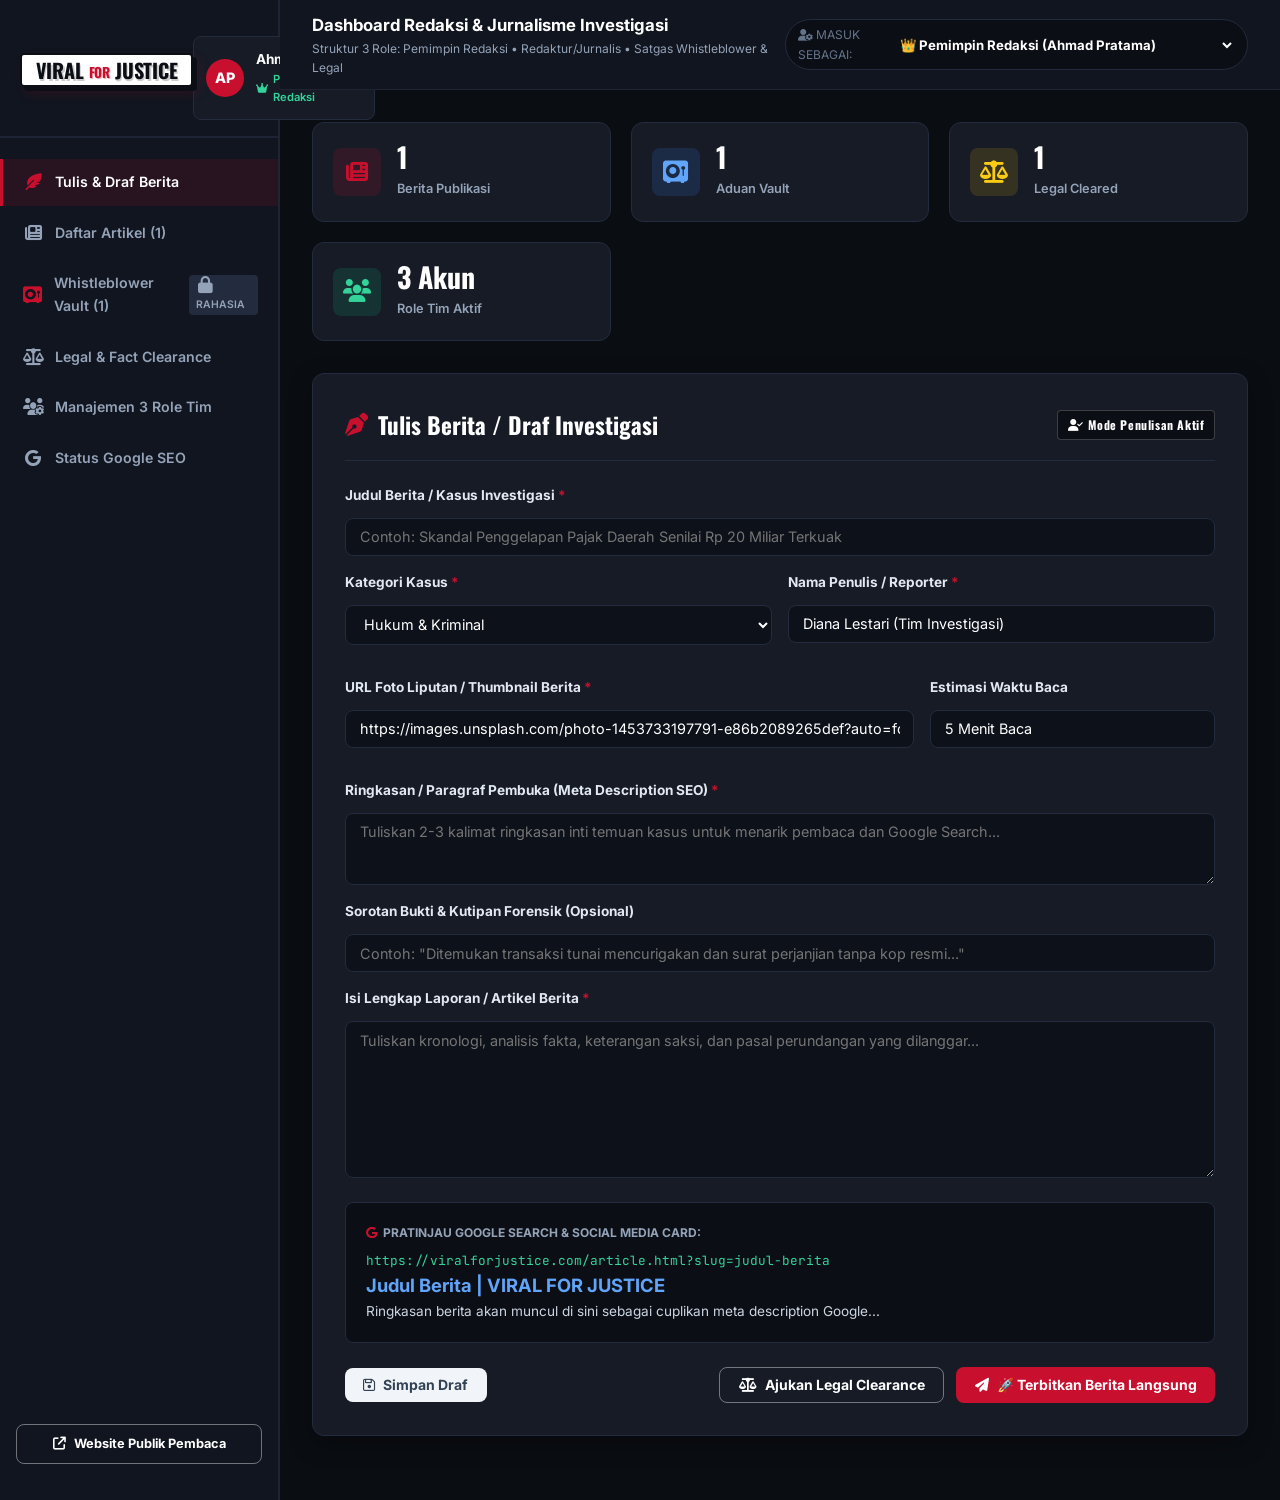
<file: admin.html>
<!DOCTYPE html>
<html lang="id">
<head>
  <meta charset="UTF-8">
  <meta name="viewport" content="width=device-width, initial-scale=1.0">
  <title>Portal Redaksi & Multi-Role Office - VIRAL FOR JUSTICE</title>
  
  <!-- Google Fonts -->
  <link rel="preconnect" href="https://fonts.googleapis.com">
  <link rel="preconnect" href="https://fonts.gstatic.com" crossorigin>
  <link href="https://fonts.googleapis.com/css2?family=Cabinet+Grotesk:wght@800;900&family=Inter:wght@400;500;600;700&family=Oswald:wght@600;700&family=Space+Grotesk:wght@700&family=JetBrains+Mono:wght@500;700&display=swap" rel="stylesheet">
  
  <!-- FontAwesome Icons -->
  <link rel="stylesheet" href="https://cdnjs.cloudflare.com/ajax/libs/font-awesome/6.5.1/css/all.min.css">
  
  <!-- Custom Stylesheet -->
  <link rel="stylesheet" href="style.css">
  <style>
    body { background-color: #0A0D12; color: #FFFFFF; }
    .admin-layout { display: flex; min-height: 100vh; }
    
    /* Sidebar */
    .admin-sidebar {
      width: 280px;
      background: #11151F;
      border-right: 2px solid #1E2433;
      display: flex;
      flex-direction: column;
      flex-shrink: 0;
    }
    .sidebar-header {
      padding: 1.25rem 1.25rem 1rem;
      border-bottom: 2px solid #1E2433;
    }
    
    /* User Profile Card in Sidebar */
    .user-profile-badge {
      background: #161B26;
      border: 1.5px solid #232B3E;
      border-radius: var(--radius-md);
      padding: 0.75rem;
      margin-top: 1rem;
      display: flex;
      align-items: center;
      gap: 0.75rem;
    }
    .up-avatar {
      width: 38px;
      height: 38px;
      border-radius: 50%;
      background: var(--color-crimson);
      color: #FFFFFF;
      display: flex;
      align-items: center;
      justify-content: center;
      font-weight: 800;
      font-size: 0.9rem;
      flex-shrink: 0;
    }
    .up-info { flex: 1; min-width: 0; }
    .up-name { font-size: 0.85rem; font-weight: 700; color: #FFFFFF; white-space: nowrap; overflow: hidden; text-overflow: ellipsis; display: block; }
    .up-role { font-size: 0.7rem; color: #34D399; font-weight: 600; display: flex; align-items: center; gap: 0.25rem; }

    .sidebar-nav {
      padding: 1rem 0;
      display: flex;
      flex-direction: column;
      gap: 0.25rem;
      flex: 1;
    }
    .admin-nav-item {
      display: flex;
      align-items: center;
      gap: 0.75rem;
      padding: 0.75rem 1.25rem;
      color: #94A3B8;
      font-weight: 600;
      font-size: 0.885rem;
      transition: var(--transition);
      cursor: pointer;
      border-left: 3px solid transparent;
    }
    .admin-nav-item:hover, .admin-nav-item.active {
      color: #FFFFFF;
      background: rgba(200, 16, 46, 0.12);
      border-left-color: var(--color-crimson);
    }
    .admin-nav-item i { font-size: 1.05rem; width: 20px; text-align: center; }
    .nav-badge-lock {
      margin-left: auto;
      font-size: 0.65rem;
      padding: 0.1rem 0.4rem;
      background: #232B3E;
      border-radius: 4px;
      color: #94A3B8;
    }

    /* Main Content */
    .admin-main { flex: 1; display: flex; flex-direction: column; overflow-x: hidden; }
    .admin-topbar {
      background: #11151F;
      border-bottom: 1px solid #1E2433;
      padding: 0.75rem 2rem;
      display: flex;
      align-items: center;
      justify-content: space-between;
      gap: 1rem;
    }
    .role-switcher-box {
      display: flex;
      align-items: center;
      gap: 0.75rem;
      background: #0B0E14;
      border: 1.5px solid #232B3E;
      padding: 0.35rem 0.75rem;
      border-radius: var(--radius-full);
    }
    .role-switcher-box select {
      background: transparent;
      border: none;
      color: #FFFFFF;
      font-weight: 700;
      font-size: 0.825rem;
      outline: none;
      cursor: pointer;
    }
    .role-switcher-box select option {
      background: #11151F;
      color: #FFFFFF;
    }
    
    .admin-body { padding: 2rem; flex: 1; max-width: 1200px; width: 100%; margin: 0 auto; }
    
    /* Stats */
    .stats-row {
      display: grid;
      grid-template-columns: repeat(auto-fit, minmax(220px, 1fr));
      gap: 1.25rem;
      margin-bottom: 2rem;
    }
    .stat-box {
      background: #161B26;
      border: 1px solid #232B3E;
      border-radius: var(--radius-lg);
      padding: 1.25rem;
      display: flex;
      align-items: center;
      gap: 1rem;
    }
    .stat-icon {
      width: 48px;
      height: 48px;
      border-radius: var(--radius-md);
      display: flex;
      align-items: center;
      justify-content: center;
      font-size: 1.4rem;
      flex-shrink: 0;
    }
    .stat-info h4 { font-size: 1.75rem; font-family: var(--font-heading); color: #FFFFFF; line-height: 1; margin-bottom: 0.25rem; }
    .stat-info span { font-size: 0.8rem; color: #94A3B8; font-weight: 600; }
    
    /* Admin Card */
    .admin-card {
      background: #161B26;
      border: 1px solid #232B3E;
      border-radius: var(--radius-lg);
      padding: 2rem;
      margin-bottom: 2rem;
      box-shadow: 0 8px 24px rgba(0,0,0,0.3);
    }
    .card-title-row {
      display: flex;
      align-items: center;
      justify-content: space-between;
      margin-bottom: 1.5rem;
      padding-bottom: 1rem;
      border-bottom: 1px solid #232B3E;
      flex-wrap: wrap;
      gap: 1rem;
    }
    .card-title-row h2 {
      font-family: var(--font-heading);
      font-size: 1.45rem;
      color: #FFFFFF;
      display: flex;
      align-items: center;
      gap: 0.6rem;
    }

    /* Google Preview Box */
    .google-preview-box {
      background: #0B0E14;
      border: 1.5px solid #232B3E;
      border-radius: var(--radius-md);
      padding: 1.25rem;
      margin: 1.5rem 0;
    }
    .google-header { font-size: 0.75rem; color: #94A3B8; margin-bottom: 0.5rem; display: flex; align-items: center; gap: 0.4rem; }
    .google-url { font-size: 0.8rem; color: #34D399; font-family: 'JetBrains Mono', monospace; word-break: break-all; }
    .google-title { font-size: 1.15rem; color: #60A5FA; font-weight: 700; margin: 0.2rem 0; line-height: 1.3; }
    .google-desc { font-size: 0.85rem; color: #CBD5E1; line-height: 1.5; }

    /* Form dark */
    .admin-card label { color: #E2E8F0; font-size: 0.85rem; font-weight: 700; margin-bottom: 0.35rem; display: block; }
    .admin-card .form-control { background: #0D111A; border: 1.5px solid #232B3E; color: #FFFFFF; }
    .admin-card .form-control:focus { border-color: var(--color-crimson); box-shadow: 0 0 0 3px rgba(200, 16, 46, 0.25); }

    /* Table */
    .admin-table { width: 100%; border-collapse: collapse; margin-top: 1rem; }
    .admin-table th { background: #0D111A; color: #94A3B8; text-align: left; padding: 0.75rem 1rem; font-size: 0.8rem; border-bottom: 1px solid #232B3E; }
    .admin-table td { padding: 1rem; border-bottom: 1px solid #1E2433; font-size: 0.85rem; color: #E2E8F0; vertical-align: middle; }
    .admin-table tr:hover td { background: rgba(255,255,255,0.02); }

    /* Vault Box for Whistleblower */
    .vault-banner {
      background: linear-gradient(135deg, rgba(200, 16, 46, 0.15) 0%, rgba(17, 21, 31, 0.9) 100%);
      border: 1.5px solid var(--color-crimson);
      border-radius: var(--radius-md);
      padding: 1.25rem;
      margin-bottom: 1.5rem;
      display: flex;
      align-items: center;
      justify-content: space-between;
      gap: 1rem;
    }

    /* Workflow Badges */
    .badge-status-draft { background: rgba(234, 179, 8, 0.15); color: #FACC15; border: 1px solid #EAB308; padding: 0.2rem 0.5rem; border-radius: 4px; font-size: 0.75rem; font-weight: 700; }
    .badge-status-approved { background: rgba(59, 130, 246, 0.15); color: #60A5FA; border: 1px solid #3B82F6; padding: 0.2rem 0.5rem; border-radius: 4px; font-size: 0.75rem; font-weight: 700; }
    .badge-status-published { background: rgba(16, 185, 129, 0.15); color: #34D399; border: 1px solid #10B981; padding: 0.2rem 0.5rem; border-radius: 4px; font-size: 0.75rem; font-weight: 700; }
  </style>
</head>
<body>

  <div class="admin-layout">
    
    <!-- Sidebar -->
    <aside class="admin-sidebar">
      <div class="sidebar-header">
        <a href="index.html" class="brand-logo" title="Viral For Justice">
          <div class="logo-box-3d small-logo">
            <div class="logo-text">
              <span class="word-viral">VIRAL</span>
              <span class="word-for">FOR</span>
              <span class="word-justice">JUSTICE</span>
            </div>
          </div>
        </a>
        
        <!-- Active User Profile Box -->
        <div class="user-profile-badge">
          <div class="up-avatar" id="currentAvatar">AP</div>
          <div class="up-info">
            <span class="up-name" id="currentUserName">Ahmad Pratama</span>
            <span class="up-role" id="currentUserRole"><i class="fa-solid fa-crown text-yellow-400"></i> Pemimpin Redaksi</span>
          </div>
        </div>
      </div>

      <nav class="sidebar-nav">
        <!-- Editor / News Write -->
        <div class="admin-nav-item active" id="navEditor" onclick="switchAdminTab('editorTab')">
          <i class="fa-solid fa-feather-pointed text-crimson"></i> <span>Tulis & Draf Berita</span>
        </div>

        <!-- Articles Management -->
        <div class="admin-nav-item" id="navArticles" onclick="switchAdminTab('articlesTab')">
          <i class="fa-solid fa-newspaper"></i> <span>Daftar Artikel (<span id="countArticles">1</span>)</span>
        </div>

        <!-- Whistleblower Vault (Restricted to Pemred & Legal) -->
        <div class="admin-nav-item" id="navWhistleblower" onclick="switchAdminTab('whistleblowerTab')">
          <i class="fa-solid fa-vault text-crimson"></i> <span>Whistleblower Vault (<span id="countReports">1</span>)</span>
          <span class="nav-badge-lock" id="vaultLockBadge"><i class="fa-solid fa-lock"></i> RAHASIA</span>
        </div>

        <!-- Legal Review & Clearance (Restricted to Legal & Pemred) -->
        <div class="admin-nav-item" id="navLegal" onclick="switchAdminTab('legalTab')">
          <i class="fa-solid fa-scale-balanced text-blue-400"></i> <span>Legal & Fact Clearance</span>
        </div>

        <!-- Team & Role Management (Restricted to Pemred) -->
        <div class="admin-nav-item" id="navTeam" onclick="switchAdminTab('teamTab')">
          <i class="fa-solid fa-users-gear text-yellow-400"></i> <span>Manajemen 3 Role Tim</span>
        </div>

        <!-- SEO & Google Indexing -->
        <div class="admin-nav-item" id="navSeo" onclick="switchAdminTab('seoTab')">
          <i class="fa-brands fa-google"></i> <span>Status Google SEO</span>
        </div>

        <div style="margin-top: auto; padding: 1.25rem 1rem;">
          <a href="index.html" class="btn btn-outline-white btn-block" style="font-size: 0.8rem;">
            <i class="fa-solid fa-arrow-up-right-from-square"></i> Website Publik Pembaca
          </a>
        </div>
      </nav>
    </aside>

    <!-- Main Content -->
    <main class="admin-main">
      <!-- Topbar with Fast Role Switcher -->
      <div class="admin-topbar">
        <div>
          <strong style="color: #FFFFFF; font-size: 1.05rem;" id="topbarTitle">Dashboard Redaksi & Jurnalisme Investigasi</strong>
          <span style="display: block; font-size: 0.75rem; color: #94A3B8;">Struktur 3 Role: Pemimpin Redaksi • Redaktur/Jurnalis • Satgas Whistleblower & Legal</span>
        </div>

        <!-- Interactive Role Switcher Selector -->
        <div style="display: flex; align-items: center; gap: 1rem;">
          <div class="role-switcher-box">
            <span class="text-xs text-muted"><i class="fa-solid fa-user-gear"></i> MASUK SEBAGAI:</span>
            <select id="roleSelector" onchange="changeActiveRole(this.value)">
              <option value="pemred">👑 Pemimpin Redaksi (Ahmad Pratama)</option>
              <option value="jurnalis">✍️ Redaktur & Jurnalis (Diana Lestari)</option>
              <option value="legal">⚖️ Satgas Whistleblower & Legal (Bambang, S.H.)</option>
            </select>
          </div>
        </div>
      </div>

      <div class="admin-body">
        
        <!-- Stats Row -->
        <div class="stats-row">
          <div class="stat-box">
            <div class="stat-icon" style="background: rgba(200, 16, 46, 0.15); color: var(--color-crimson);">
              <i class="fa-solid fa-newspaper"></i>
            </div>
            <div class="stat-info">
              <h4 id="statTotalArticles">1</h4>
              <span>Berita Publikasi</span>
            </div>
          </div>

          <div class="stat-box">
            <div class="stat-icon" style="background: rgba(59, 130, 246, 0.15); color: #60A5FA;">
              <i class="fa-solid fa-vault"></i>
            </div>
            <div class="stat-info">
              <h4 id="statTotalReports">1</h4>
              <span>Aduan Vault</span>
            </div>
          </div>

          <div class="stat-box">
            <div class="stat-icon" style="background: rgba(234, 179, 8, 0.15); color: #FACC15;">
              <i class="fa-solid fa-scale-balanced"></i>
            </div>
            <div class="stat-info">
              <h4 id="statTotalClearance">1</h4>
              <span>Legal Cleared</span>
            </div>
          </div>

          <div class="stat-box">
            <div class="stat-icon" style="background: rgba(16, 185, 129, 0.15); color: #34D399;">
              <i class="fa-solid fa-users"></i>
            </div>
            <div class="stat-info">
              <h4>3 Akun</h4>
              <span>Role Tim Aktif</span>
            </div>
          </div>
        </div>

        <!-- TAB 1: Editor Form (Tulis / Draf Berita) -->
        <div id="editorTab" class="admin-tab-content">
          <div class="admin-card">
            <div class="card-title-row">
              <h2><i class="fa-solid fa-pen-nib text-crimson"></i> Tulis Berita / Draf Investigasi</h2>
              <div id="editorPermissionBadge">
                <span class="badge-tag badge-black"><i class="fa-solid fa-user-check"></i> Mode Penulisan Aktif</span>
              </div>
            </div>

            <form id="postNewsForm" onsubmit="handlePublishNews(event)">
              <div class="form-group">
                <label for="postTitle">Judul Berita / Kasus Investigasi <span class="text-crimson">*</span></label>
                <input type="text" id="postTitle" class="form-control" placeholder="Contoh: Skandal Penggelapan Pajak Daerah Senilai Rp 20 Miliar Terkuak" required oninput="updateGooglePreview()">
              </div>

              <div class="form-row">
                <div class="form-group col-6">
                  <label for="postCategory">Kategori Kasus <span class="text-crimson">*</span></label>
                  <select id="postCategory" class="form-control" required onchange="updateGooglePreview()">
                    <option value="hukum">Hukum & Kriminal</option>
                    <option value="korupsi">Korupsi & Bansos</option>
                    <option value="ham">Pelanggaran HAM</option>
                    <option value="tanah">Konflik Agraria</option>
                    <option value="digital">Kejahatan Siber</option>
                    <option value="lingkungan">Kerusakan Lingkungan</option>
                  </select>
                </div>
                <div class="form-group col-6">
                  <label for="postAuthor">Nama Penulis / Reporter <span class="text-crimson">*</span></label>
                  <input type="text" id="postAuthor" class="form-control" value="Diana Lestari (Tim Investigasi)" required>
                </div>
              </div>

              <div class="form-row">
                <div class="form-group col-8">
                  <label for="postImage">URL Foto Liputan / Thumbnail Berita <span class="text-crimson">*</span></label>
                  <input type="url" id="postImage" class="form-control" placeholder="https://images.unsplash.com/photo-xxx..." value="https://images.unsplash.com/photo-1453733197791-e86b2089265def?auto=format&fit=crop&w=1200&q=80" required>
                </div>
                <div class="form-group col-4">
                  <label for="postReadTime">Estimasi Waktu Baca</label>
                  <input type="text" id="postReadTime" class="form-control" value="5 Menit Baca">
                </div>
              </div>

              <div class="form-group">
                <label for="postExcerpt">Ringkasan / Paragraf Pembuka (Meta Description SEO) <span class="text-crimson">*</span></label>
                <textarea id="postExcerpt" rows="3" class="form-control" placeholder="Tuliskan 2-3 kalimat ringkasan inti temuan kasus untuk menarik pembaca dan Google Search..." required oninput="updateGooglePreview()"></textarea>
              </div>

              <div class="form-group">
                <label for="postEvidenceQuote">Sorotan Bukti & Kutipan Forensik (Opsional)</label>
                <input type="text" id="postEvidenceQuote" class="form-control" placeholder='Contoh: "Ditemukan transaksi tunai mencurigakan dan surat perjanjian tanpa kop resmi..."'>
              </div>

              <div class="form-group">
                <label for="postContent">Isi Lengkap Laporan / Artikel Berita <span class="text-crimson">*</span></label>
                <textarea id="postContent" rows="8" class="form-control" placeholder="Tuliskan kronologi, analisis fakta, keterangan saksi, dan pasal perundangan yang dilanggar..." required></textarea>
              </div>

              <!-- Google SEO Realtime Preview -->
              <div class="google-preview-box">
                <div class="google-header">
                  <i class="fa-brands fa-google text-crimson"></i> <strong>PRATINJAU GOOGLE SEARCH & SOCIAL MEDIA CARD:</strong>
                </div>
                <div class="google-url" id="previewUrl">https://viralforjustice.com/berita/skandal-penggelapan-pajak</div>
                <div class="google-title" id="previewTitle">Judul Berita | VIRAL FOR JUSTICE</div>
                <div class="google-desc" id="previewDesc">Ringkasan berita akan muncul di sini sebagai cuplikan meta description Google...</div>
              </div>

              <!-- Action Buttons based on Role -->
              <div style="display: flex; justify-content: space-between; align-items: center; margin-top: 1.5rem; flex-wrap: wrap; gap: 1rem;">
                <div>
                  <button type="button" class="btn btn-secondary" onclick="saveAsDraft()"><i class="fa-regular fa-floppy-disk"></i> Simpan Draf</button>
                </div>
                <div style="display: flex; gap: 0.75rem;">
                  <button type="button" class="btn btn-outline-white" id="btnRequestLegalReview" onclick="requestLegalReview()"><i class="fa-solid fa-scale-balanced"></i> Ajukan Legal Clearance</button>
                  <button type="submit" class="btn btn-crimson" id="btnPublishAction">
                    <i class="fa-solid fa-paper-plane"></i> 🚀 Terbitkan Berita Langsung
                  </button>
                </div>
              </div>
            </form>
          </div>
        </div>

        <!-- TAB 2: Kelola Artikel Terbit & Draf -->
        <div id="articlesTab" class="admin-tab-content hidden">
          <div class="admin-card">
            <div class="card-title-row">
              <h2><i class="fa-solid fa-newspaper text-crimson"></i> Daftar Berita & Status Alur Kerja</h2>
              <button class="btn btn-sm-outline" onclick="switchAdminTab('editorTab')"><i class="fa-solid fa-plus"></i> Tulis Berita Baru</button>
            </div>
            <table class="admin-table">
              <thead>
                <tr>
                  <th>Judul Artikel</th>
                  <th>Kategori</th>
                  <th>Penulis</th>
                  <th>Status Workflow</th>
                  <th>Aksi</th>
                </tr>
              </thead>
              <tbody id="articlesTableBody">
                <!-- Populated by JS -->
              </tbody>
            </table>
          </div>
        </div>

        <!-- TAB 3: Whistleblower Vault (Restricted) -->
        <div id="whistleblowerTab" class="admin-tab-content hidden">
          <div class="admin-card">
            <div class="vault-banner">
              <div>
                <strong style="color: #FFFFFF; font-size: 1.1rem;"><i class="fa-solid fa-shield-halved text-crimson"></i> WHISTLEBLOWER ENCRYPTED VAULT</strong>
                <p class="text-xs text-muted mt-1">Akses dokumen rahasia dibatasi hanya untuk <strong>Pemimpin Redaksi</strong> dan <strong>Satgas Whistleblower & Legal</strong> sesuai UU PDP & Perlindungan Saksi.</p>
              </div>
              <span class="badge-tag badge-red"><i class="fa-solid fa-lock"></i> TERENKRIPSI</span>
            </div>

            <div id="vaultRestrictedMessage" class="hidden" style="text-align: center; padding: 3rem; background: #0D111A; border-radius: 8px;">
              <i class="fa-solid fa-ban text-crimson" style="font-size: 3rem; margin-bottom: 1rem;"></i>
              <h3 style="font-family: var(--font-heading);">Akses Dibatasi (Privasi Pelapor)</h3>
              <p class="text-muted text-sm mt-2">Role Anda (Redaktur/Jurnalis) tidak memiliki wewenang membuka data mentah identitas saksi. Hubungi Pemred atau Satgas Legal untuk penugasan kasus.</p>
            </div>

            <div id="vaultContent">
              <table class="admin-table">
                <thead>
                  <tr>
                    <th>Kode Tiket</th>
                    <th>Judul Dugaan Kasus</th>
                    <th>Kategori</th>
                    <th>Status Verifikasi</th>
                    <th>Waktu Masuk</th>
                    <th>Tindakan Satgas</th>
                  </tr>
                </thead>
                <tbody id="reportsTableBody">
                  <!-- Populated by JS -->
                </tbody>
              </table>
            </div>
          </div>
        </div>

        <!-- TAB 4: Legal Review & Clearance -->
        <div id="legalTab" class="admin-tab-content hidden">
          <div class="admin-card">
            <div class="card-title-row">
              <h2><i class="fa-solid fa-scale-balanced text-blue-400"></i> Legal & Fact Clearance Checklist</h2>
              <span class="text-xs text-muted">Kepatuhan UU Pers, UU ITE, dan Mitigasi Pencemaran Nama Baik</span>
            </div>
            
            <div style="background: #0D111A; padding: 1.5rem; border-radius: var(--radius-md); margin-bottom: 1.5rem;">
              <h4 style="font-size: 1rem; color: #60A5FA; margin-bottom: 0.75rem;"><i class="fa-solid fa-clipboard-check"></i> Pedoman Legal Clearance Sebelum Berita Diterbitkan:</h4>
              <div style="display: flex; flex-direction: column; gap: 0.5rem; font-size: 0.85rem; color: #CBD5E1;">
                <label style="display: flex; gap: 0.5rem; align-items: center; cursor: pointer;">
                  <input type="checkbox" checked disabled> Dokumen bukti primer (kwitansi/transaksi/rekaman) telah diuji keaslian metadatanya.
                </label>
                <label style="display: flex; gap: 0.5rem; align-items: center; cursor: pointer;">
                  <input type="checkbox" checked disabled> Ruang hak jawab / konfirmasi telah dilayangkan kepada instansi/oknum terkait.
                </label>
                <label style="display: flex; gap: 0.5rem; align-items: center; cursor: pointer;">
                  <input type="checkbox" checked disabled> Identitas saksi kunci dan korban di bawah umur telah disamarkan (*anonymized*).
                </label>
                <label style="display: flex; gap: 0.5rem; align-items: center; cursor: pointer;">
                  <input type="checkbox" checked disabled> Narasi tidak mengandung prasangka penghakiman (*presumption of innocence* terjaga).
                </label>
              </div>
            </div>

            <table class="admin-table">
              <thead>
                <tr>
                  <th>Judul Draf Berita</th>
                  <th>Penulis</th>
                  <th>Status Legal</th>
                  <th>Aksi Clearance</th>
                </tr>
              </thead>
              <tbody id="legalTableBody">
                <!-- Populated by JS -->
              </tbody>
            </table>
          </div>
        </div>

        <!-- TAB 5: Team & Role Management (3 Core Roles) -->
        <div id="teamTab" class="admin-tab-content hidden">
          <div class="admin-card">
            <div class="card-title-row">
              <h2><i class="fa-solid fa-users-gear text-yellow-400"></i> Struktur 3 Role Tim Redaksi & Office</h2>
              <span class="badge-tag badge-black">Struktur Operasional Ramping</span>
            </div>

            <div style="display: grid; grid-template-columns: repeat(auto-fit, minmax(300px, 1fr)); gap: 1.5rem; margin-bottom: 2rem;">
              
              <!-- Role 1 -->
              <div style="background: #0D111A; border: 1.5px solid var(--color-crimson); border-radius: var(--radius-md); padding: 1.5rem;">
                <div style="display: flex; justify-content: space-between; align-items: center; margin-bottom: 0.75rem;">
                  <strong style="color: #FFFFFF; font-size: 1.1rem;">1. Pemimpin Redaksi</strong>
                  <span class="badge-tag badge-red">SUPER ADMIN</span>
                </div>
                <p class="text-xs text-muted" style="line-height: 1.6; margin-bottom: 1rem;">
                  Penanggung jawab tertinggi redaksi. Memiliki wewenang penuh atas persetujuan akhir artikel, hak akses penuh Whistleblower Vault, dan manajemen anggota tim.
                </p>
                <div style="border-top: 1px solid #232B3E; padding-top: 0.75rem; font-size: 0.8rem; color: #34D399;">
                  <i class="fa-solid fa-user-check"></i> Pemegang Akun: <strong>Ahmad Pratama</strong>
                </div>
              </div>

              <!-- Role 2 -->
              <div style="background: #0D111A; border: 1.5px solid #3B82F6; border-radius: var(--radius-md); padding: 1.5rem;">
                <div style="display: flex; justify-content: space-between; align-items: center; margin-bottom: 0.75rem;">
                  <strong style="color: #FFFFFF; font-size: 1.1rem;">2. Redaktur & Jurnalis</strong>
                  <span class="badge-tag badge-black" style="border-color: #3B82F6; color: #60A5FA;">KONTEN & INVESTIGASI</span>
                </div>
                <p class="text-xs text-muted" style="line-height: 1.6; margin-bottom: 1rem;">
                  Melakukan liputan investigasi, menulis draf berita, mengunggah bukti dokumentasi, dan memperbarui status perkembangan kasus pada *Case Tracker*.
                </p>
                <div style="border-top: 1px solid #232B3E; padding-top: 0.75rem; font-size: 0.8rem; color: #60A5FA;">
                  <i class="fa-solid fa-user-check"></i> Pemegang Akun: <strong>Diana Lestari</strong>
                </div>
              </div>

              <!-- Role 3 -->
              <div style="background: #0D111A; border: 1.5px solid #10B981; border-radius: var(--radius-md); padding: 1.5rem;">
                <div style="display: flex; justify-content: space-between; align-items: center; margin-bottom: 0.75rem;">
                  <strong style="color: #FFFFFF; font-size: 1.1rem;">3. Satgas Whistleblower & Legal</strong>
                  <span class="badge-tag badge-black" style="border-color: #10B981; color: #34D399;">VAULT & LEGAL</span>
                </div>
                <p class="text-xs text-muted" style="line-height: 1.6; margin-bottom: 1rem;">
                  Menerima aduan rahasia, menjaga kerahasiaan identitas saksi, memverifikasi keaslian bukti digital, serta memberikan *Legal Clearance* sebelum artikel tayang.
                </p>
                <div style="border-top: 1px solid #232B3E; padding-top: 0.75rem; font-size: 0.8rem; color: #34D399;">
                  <i class="fa-solid fa-user-check"></i> Pemegang Akun: <strong>Bambang Wijaya, S.H.</strong>
                </div>
              </div>

            </div>
          </div>
        </div>

        <!-- TAB 6: Google SEO Status -->
        <div id="seoTab" class="admin-tab-content hidden">
          <div class="admin-card">
            <div class="card-title-row">
              <h2><i class="fa-brands fa-google text-crimson"></i> Kesiapan Mesin Pencari & Schema.org</h2>
            </div>
            <div style="display: grid; grid-template-columns: 1fr 1fr; gap: 1.5rem;">
              <div style="background: #0D111A; padding: 1.25rem; border-radius: var(--radius-md); border-left: 3px solid var(--color-crimson);">
                <strong style="color: #FFFFFF;"><i class="fa-solid fa-code text-crimson"></i> Schema.org NewsArticle & Organization</strong>
                <p class="text-xs text-muted mt-2">Dukungan format JSON-LD agar artikel berita otomatis terdeteksi sebagai Media Jurnalisme oleh bot Google.</p>
              </div>
              <div style="background: #0D111A; padding: 1.25rem; border-radius: var(--radius-md); border-left: 3px solid #34D399;">
                <strong style="color: #FFFFFF;"><i class="fa-solid fa-sitemap text-crimson"></i> Sitemap & Robots.txt Siap Pakai</strong>
                <p class="text-xs text-muted mt-2">File <a href="sitemap.xml" target="_blank" class="text-crimson">sitemap.xml</a> dan <a href="robots.txt" target="_blank" class="text-crimson">robots.txt</a> telah siap untuk disubmit ke Google Search Console.</p>
              </div>
            </div>
          </div>
        </div>

      </div>
    </main>
  </div>

  <!-- Toast Notification Container -->
  <div id="toastContainer" class="toast-container"></div>

  <!-- Scripts -->
  <script src="app.js"></script>
  <script>
    // 3 Core Roles Configuration
    const rolesData = {
      'pemred': {
        name: 'Ahmad Pratama',
        roleLabel: 'Pemimpin Redaksi (Super Admin)',
        avatar: 'AP',
        canAccessVault: true,
        canPublishDirect: true,
        canManageTeam: true,
        canLegalClear: true
      },
      'jurnalis': {
        name: 'Diana Lestari',
        roleLabel: 'Redaktur & Jurnalis Senior',
        avatar: 'DL',
        canAccessVault: false, // Whistleblower Vault restricted
        canPublishDirect: false, // Requires Legal/Pemred approval
        canManageTeam: false,
        canLegalClear: false
      },
      'legal': {
        name: 'Bambang Wijaya, S.H.',
        roleLabel: 'Satgas Whistleblower & Legal Counsel',
        avatar: 'BW',
        canAccessVault: true, // Vault access granted
        canPublishDirect: true,
        canManageTeam: false,
        canLegalClear: true
      }
    };

    let activeUserRole = 'pemred';

    function changeActiveRole(roleKey) {
      activeUserRole = roleKey;
      const user = rolesData[roleKey];

      document.getElementById('currentAvatar').textContent = user.avatar;
      document.getElementById('currentUserName').textContent = user.name;
      document.getElementById('currentUserRole').innerHTML = `<i class="fa-solid fa-user-check text-green-400"></i> ${user.roleLabel}`;
      
      // Update UI Permissions
      const vaultRestrictedMsg = document.getElementById('vaultRestrictedMessage');
      const vaultContent = document.getElementById('vaultContent');
      const btnPublish = document.getElementById('btnPublishAction');
      const btnRequestLegal = document.getElementById('btnRequestLegalReview');
      const authorInput = document.getElementById('postAuthor');

      if (user.canAccessVault) {
        if (vaultRestrictedMsg) vaultRestrictedMsg.classList.add('hidden');
        if (vaultContent) vaultContent.classList.remove('hidden');
        document.getElementById('vaultLockBadge').innerHTML = '<i class="fa-solid fa-lock-open text-green-400"></i> DIIZINKAN';
      } else {
        if (vaultRestrictedMsg) vaultRestrictedMsg.classList.remove('hidden');
        if (vaultContent) vaultContent.classList.add('hidden');
        document.getElementById('vaultLockBadge').innerHTML = '<i class="fa-solid fa-lock text-crimson"></i> TERKUNCI';
      }

      if (user.canPublishDirect) {
        btnPublish.innerHTML = '<i class="fa-solid fa-paper-plane"></i> 🚀 Terbitkan Berita Langsung';
      } else {
        btnPublish.innerHTML = '<i class="fa-solid fa-paper-plane"></i> Ajukan ke Pemred untuk Terbit';
      }

      if (authorInput) {
        authorInput.value = `${user.name} (${user.roleLabel.split(' ')[0]})`;
      }

      showToast(`👤 Beralih peran ke: ${user.name} (${user.roleLabel})`);
      refreshAdminData();
    }

    function switchAdminTab(tabId) {
      document.querySelectorAll('.admin-tab-content').forEach(el => el.classList.add('hidden'));
      document.querySelectorAll('.admin-nav-item').forEach(el => el.classList.remove('active'));
      
      const target = document.getElementById(tabId);
      if (target) target.classList.remove('hidden');
      
      event.currentTarget.classList.add('active');
    }

    function updateGooglePreview() {
      const title = document.getElementById('postTitle').value || 'Judul Berita';
      const excerpt = document.getElementById('postExcerpt').value || 'Ringkasan berita akan muncul di sini sebagai cuplikan meta description Google...';
      const slug = title.toLowerCase().replace(/[^a-z0-9]+/g, '-').replace(/(^-|-$)/g, '');
      
      document.getElementById('previewUrl').textContent = `https://viralforjustice.com/article.html?slug=${slug || 'judul-kasus'}`;
      document.getElementById('previewTitle').textContent = `${title} | VIRAL FOR JUSTICE`;
      document.getElementById('previewDesc').textContent = excerpt;
    }

    function handlePublishNews(e) {
      e.preventDefault();
      const title = document.getElementById('postTitle').value.trim();
      const category = document.getElementById('postCategory').value;
      const author = document.getElementById('postAuthor').value.trim();
      const image = document.getElementById('postImage').value.trim();
      const readTime = document.getElementById('postReadTime').value.trim();
      const excerpt = document.getElementById('postExcerpt').value.trim();
      const quote = document.getElementById('postEvidenceQuote').value.trim();
      const contentText = document.getElementById('postContent').value.trim();

      const categoryLabels = {
        'hukum': 'HUKUM & KRIMINAL',
        'korupsi': 'KORUPSI & BANSOS',
        'ham': 'PELANGGARAN HAM',
        'tanah': 'KONFLIK AGRARIA',
        'digital': 'KEJAHATAN SIBER',
        'lingkungan': 'KERUSAKAN LINGKUNGAN'
      };

      const user = rolesData[activeUserRole];
      const isDirect = user.canPublishDirect;

      const newArticle = {
        id: Date.now(),
        category: category,
        categoryLabel: categoryLabels[category] || 'INVESTIGASI',
        title: title,
        excerpt: excerpt,
        image: image || 'https://images.unsplash.com/photo-1589829545856-d10d557cf95f?auto=format&fit=crop&w=1200&q=80',
        author: author || user.name,
        date: new Date().toLocaleDateString('id-ID', { day: 'numeric', month: 'long', year: 'numeric' }),
        timeAgo: 'Baru Saja',
        readTime: readTime || '5 Menit Baca',
        viralScore: '98.5%',
        shares: 0,
        supports: 1,
        isVerified: true,
        workflowStatus: isDirect ? 'published' : 'approved',
        urgency: 'Liputan Resmi',
        content: `
          <p class="lead">${excerpt}</p>
          ${quote ? `
            <div class="evidence-quote-box">
              <strong><i class="fa-solid fa-file-invoice"></i> TEMUAN BUKTI FORENSIK REDAKSI:</strong>
              "${quote}"
            </div>
          ` : ''}
          <p>${contentText.replace(/\n\n/g, '</p><p>').replace(/\n/g, '<br>')}</p>
        `
      };

      articlesData.unshift(newArticle);
      localStorage.setItem('v4j_custom_articles', JSON.stringify(articlesData));

      // Create tracker card
      const newTracker = {
        id: `TRK-00${caseTrackerData.length + 1}`,
        ticketCode: `V4J-2026-${Math.floor(10000 + Math.random() * 90000)}`,
        title: title,
        category: categoryLabels[category],
        status: 'viral',
        statusLabel: '🔴 Viralisasi Publik',
        stage: 2,
        publicAttention: 'Liputan Baru',
        supporters: '1 Kawal',
        updated: 'Baru Saja',
        summary: excerpt
      };
      caseTrackerData.unshift(newTracker);
      localStorage.setItem('v4j_custom_trackers', JSON.stringify(caseTrackerData));

      showToast(isDirect ? '🎉 Berita resmi diterbitkan & siap diakses publik!' : '📝 Draf diajukan ke Pemimpin Redaksi untuk persetujuan terbit.');
      document.getElementById('postNewsForm').reset();
      refreshAdminData();
    }

    function saveAsDraft() {
      const title = document.getElementById('postTitle').value.trim();
      if (!title) {
        showToast('⚠️ Masukkan judul berita terlebih dahulu.');
        return;
      }
      showToast(`💾 Draf "${title}" berhasil disimpan secara lokal.`);
    }

    function requestLegalReview() {
      const title = document.getElementById('postTitle').value.trim();
      if (!title) {
        showToast('⚠️ Masukkan judul berita yang ingin diajukan legal review.');
        return;
      }
      showToast(`⚖️ Permohonan Legal Clearance untuk "${title}" telah dikirim ke Satgas Legal.`);
    }

    function grantLegalClearance(articleId) {
      showToast('✅ Legal Clearance diberikan: Berita telah memenuhi standar kepatuhan hukum!');
    }

    function refreshAdminData() {
      const savedArticles = localStorage.getItem('v4j_custom_articles');
      if (savedArticles) {
        try {
          const parsed = JSON.parse(savedArticles);
          if (Array.isArray(parsed) && parsed.length > 0) {
            articlesData.length = 0;
            articlesData.push(...parsed);
          }
        } catch(e){}
      }

      document.getElementById('statTotalArticles').textContent = articlesData.length;
      document.getElementById('countArticles').textContent = articlesData.length;
      document.getElementById('statTotalReports').textContent = caseTrackerData.length;
      document.getElementById('countReports').textContent = caseTrackerData.length;

      // Table of articles
      const tbody = document.getElementById('articlesTableBody');
      if (tbody) {
        tbody.innerHTML = articlesData.map(a => `
          <tr>
            <td><strong>${a.title}</strong></td>
            <td><span class="badge-tag badge-black">${a.categoryLabel}</span></td>
            <td>${a.author}</td>
            <td><span class="badge-status-published"><i class="fa-solid fa-circle-check"></i> Published</span></td>
            <td>
              <a href="article.html?id=${a.id}" target="_blank" class="btn btn-sm-outline"><i class="fa-solid fa-arrow-up-right-from-square"></i> Lihat Halaman</a>
            </td>
          </tr>
        `).join('');
      }

      // Table of Whistleblower reports
      const rbody = document.getElementById('reportsTableBody');
      if (rbody) {
        rbody.innerHTML = caseTrackerData.map(r => `
          <tr>
            <td><code>${r.ticketCode}</code></td>
            <td><strong>${r.title}</strong></td>
            <td>${r.category}</td>
            <td><span class="tc-status-badge status-${r.status}">${r.statusLabel}</span></td>
            <td>${r.updated}</td>
            <td>
              <button class="btn btn-sm-outline" onclick="switchAdminTab('editorTab'); document.getElementById('postTitle').value='Investigasi: ' + '${r.title.replace(/'/g, "\\'")}'; updateGooglePreview();">
                <i class="fa-solid fa-pen-nib"></i> Proses Jadi Berita
              </button>
            </td>
          </tr>
        `).join('');
      }

      // Table for Legal Clearance
      const lbody = document.getElementById('legalTableBody');
      if (lbody) {
        lbody.innerHTML = articlesData.map(a => `
          <tr>
            <td><strong>${a.title}</strong></td>
            <td>${a.author}</td>
            <td><span class="badge-status-approved"><i class="fa-solid fa-shield-check"></i> Legal Approved</span></td>
            <td>
              <button class="btn btn-sm-outline" onclick="grantLegalClearance(${a.id})"><i class="fa-solid fa-check-double"></i> Verifikasi Ulang</button>
            </td>
          </tr>
        `).join('');
      }
    }

    document.addEventListener('DOMContentLoaded', () => {
      refreshAdminData();
      updateGooglePreview();
    });
  </script>
</body>
</html>
</file>
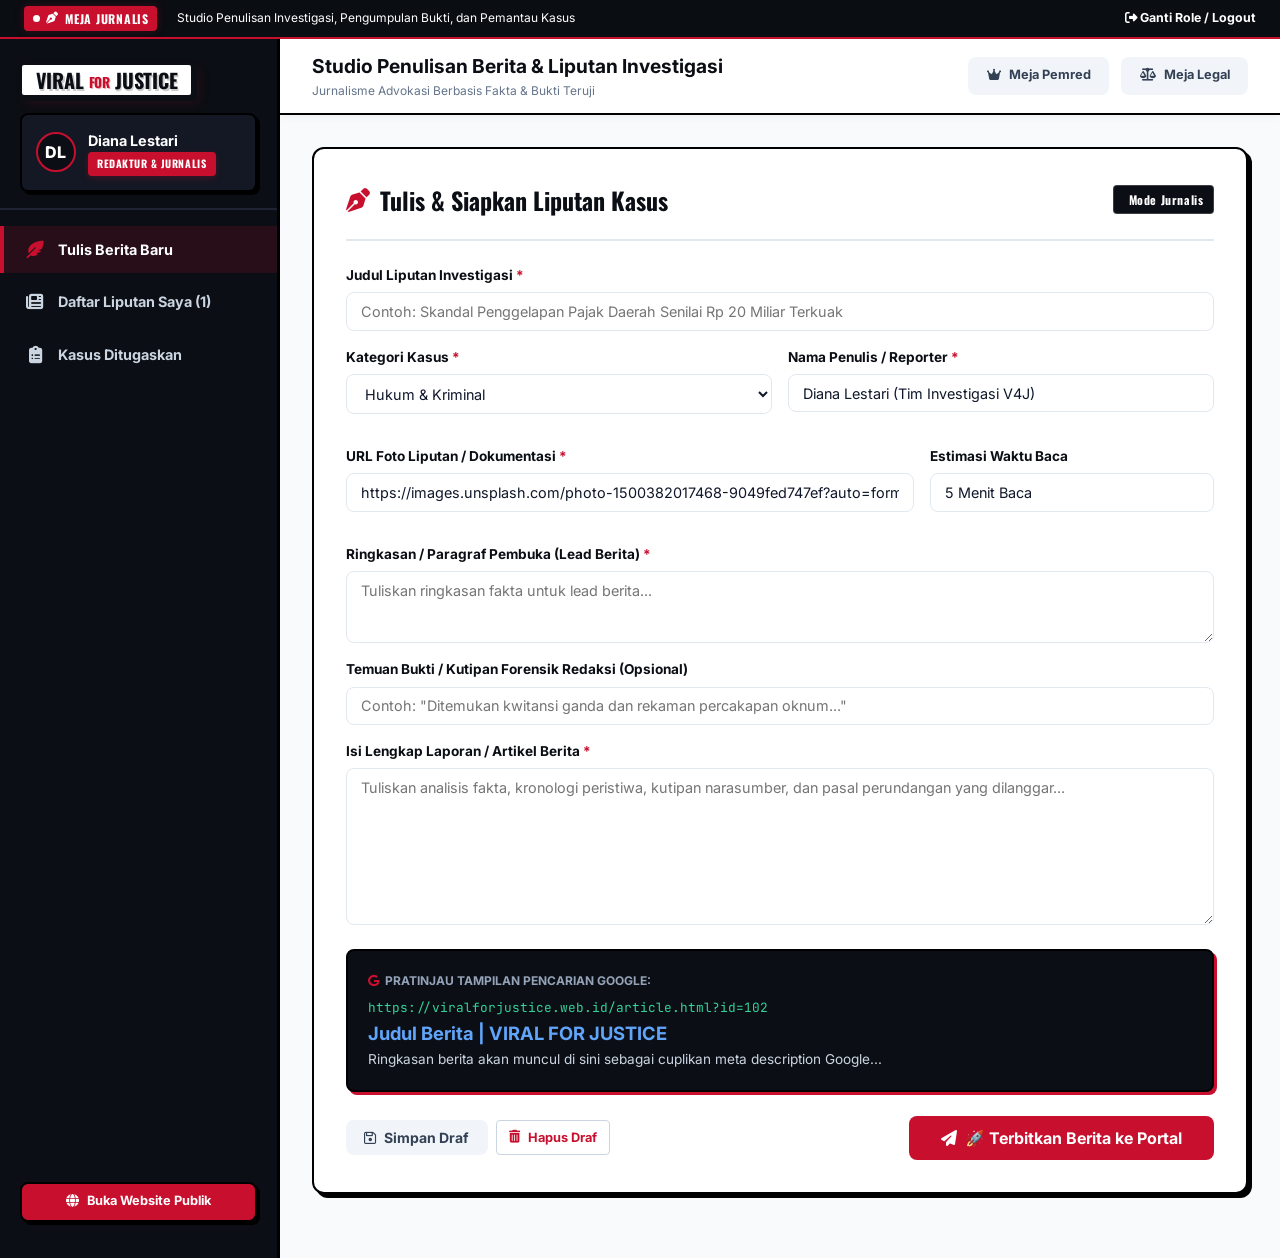
<file: jurnalis.html>
<!DOCTYPE html>
<html lang="id">
<head>
  <meta charset="UTF-8">
  <meta name="viewport" content="width=device-width, initial-scale=1.0">
  <title>Meja Kerja Redaktur & Jurnalis - VIRAL FOR JUSTICE</title>
  
  <!-- Google Fonts -->
  <link rel="preconnect" href="https://fonts.googleapis.com">
  <link rel="preconnect" href="https://fonts.gstatic.com" crossorigin>
  <link href="https://fonts.googleapis.com/css2?family=Cabinet+Grotesk:wght@800;900&family=Inter:wght@400;500;600;700&family=Oswald:wght@600;700&family=Space+Grotesk:wght@700&family=JetBrains+Mono:wght@500;700&display=swap" rel="stylesheet">
  
  <!-- FontAwesome Icons -->
  <link rel="stylesheet" href="https://cdnjs.cloudflare.com/ajax/libs/font-awesome/6.5.1/css/all.min.css">
  
  <!-- Custom Stylesheet -->
  <link rel="stylesheet" href="style.css">
  <style>
    body { background-color: var(--color-light-bg); color: var(--color-gray-900); }
    .dashboard-layout { display: flex; min-height: 100vh; }
    
    .dash-sidebar {
      width: 280px;
      background: #0B0E14;
      border-right: 3px solid #000000;
      color: #FFFFFF;
      display: flex;
      flex-direction: column;
      flex-shrink: 0;
    }
    .dash-sidebar-header {
      padding: 1.5rem 1.25rem 1rem;
      border-bottom: 2px solid #1E2433;
    }
    .user-card {
      background: #141824;
      border: 2px solid #000000;
      border-radius: var(--radius-md);
      padding: 0.85rem;
      margin-top: 1rem;
      display: flex;
      align-items: center;
      gap: 0.75rem;
      box-shadow: 3px 3px 0px #000000;
    }
    .user-avatar {
      width: 40px;
      height: 40px;
      border-radius: 50%;
      background: #0B0E14;
      color: #FFFFFF;
      font-weight: 800;
      display: flex;
      align-items: center;
      justify-content: center;
      border: 2px solid var(--color-crimson);
    }
    .dash-nav {
      padding: 1rem 0;
      display: flex;
      flex-direction: column;
      gap: 0.35rem;
      flex: 1;
    }
    .dash-nav-item {
      display: flex;
      align-items: center;
      gap: 0.75rem;
      padding: 0.75rem 1.25rem;
      color: #CBD5E1;
      font-weight: 700;
      font-size: 0.9rem;
      cursor: pointer;
      transition: var(--transition);
      border-left: 4px solid transparent;
      text-decoration: none;
    }
    .dash-nav-item:hover, .dash-nav-item.active {
      color: #FFFFFF;
      background: rgba(200, 16, 46, 0.15);
      border-left-color: var(--color-crimson);
    }
    .dash-nav-item i { width: 22px; font-size: 1.1rem; text-align: center; }

    .dash-main { flex: 1; display: flex; flex-direction: column; overflow-x: hidden; }
    .dash-topbar {
      background: #FFFFFF;
      border-bottom: 2px solid #000000;
      padding: 0.75rem 2rem;
      display: flex;
      align-items: center;
      justify-content: space-between;
      box-shadow: 0 2px 8px rgba(0,0,0,0.05);
    }
    .dash-body { padding: 2rem; max-width: 1320px; width: 100%; margin: 0 auto; }
    
    .white-card {
      background: #FFFFFF;
      border: 2px solid #000000;
      border-radius: var(--radius-lg);
      padding: 2rem;
      margin-bottom: 2rem;
      box-shadow: var(--shadow-3d);
    }
    .card-header-flex {
      display: flex;
      justify-content: space-between;
      align-items: center;
      padding-bottom: 1.25rem;
      border-bottom: 2px solid var(--color-light-border);
      margin-bottom: 1.5rem;
      flex-wrap: wrap;
      gap: 1rem;
    }
    .card-header-flex h2 {
      font-family: var(--font-heading);
      font-size: 1.5rem;
      font-weight: 800;
      color: var(--color-black);
      display: flex;
      align-items: center;
      gap: 0.6rem;
    }

    .google-preview-box {
      background: #0B0E14;
      border: 2px solid #000000;
      border-radius: var(--radius-md);
      padding: 1.25rem;
      margin: 1.5rem 0;
      box-shadow: 3px 3px 0px var(--color-crimson);
    }
    .google-header { font-size: 0.75rem; color: #94A3B8; margin-bottom: 0.5rem; display: flex; align-items: center; gap: 0.4rem; }
    .google-url { font-size: 0.8rem; color: #34D399; font-family: 'JetBrains Mono', monospace; word-break: break-all; }
    .google-title { font-size: 1.15rem; color: #60A5FA; font-weight: 700; margin: 0.2rem 0; line-height: 1.3; }
    .google-desc { font-size: 0.85rem; color: #CBD5E1; line-height: 1.5; }

    .dash-table { width: 100%; border-collapse: collapse; }
    .dash-table th { background: #0B0E14; color: #FFFFFF; padding: 0.85rem 1rem; font-size: 0.825rem; text-align: left; font-family: var(--font-heading); letter-spacing: 0.04em; }
    .dash-table td { padding: 1rem; border-bottom: 1px solid var(--color-light-border); font-size: 0.875rem; vertical-align: middle; }
    .dash-table tr:hover td { background: #FFF5F5; }
  </style>
</head>
<body>

  <!-- Top Announcement -->
  <div class="top-bar">
    <div class="container top-bar-content">
      <div class="breaking-badge">
        <span class="live-pulse"></span>
        <i class="fa-solid fa-pen-nib"></i> MEJA JURNALIS
      </div>
      <div class="ticker-wrapper">
        <span class="text-xs text-white">Studio Penulisan Investigasi, Pengumpulan Bukti, dan Pemantau Kasus</span>
      </div>
      <div class="top-bar-actions">
        <a href="login.html" style="color: #FFFFFF; font-weight: 700;"><i class="fa-solid fa-right-from-bracket"></i> Ganti Role / Logout</a>
      </div>
    </div>
  </div>

  <div class="dashboard-layout">
    
    <!-- Sidebar -->
    <aside class="dash-sidebar">
      <div class="dash-sidebar-header">
        <a href="index.html" class="brand-logo" title="Viral For Justice">
          <div class="logo-box-3d small-logo">
            <div class="logo-text">
              <span class="word-viral">VIRAL</span>
              <span class="word-for">FOR</span>
              <span class="word-justice">JUSTICE</span>
            </div>
          </div>
        </a>

        <!-- User Profile -->
        <div class="user-card">
          <div class="user-avatar">DL</div>
          <div>
            <strong style="font-size: 0.9rem; display: block; color: #FFFFFF;">Diana Lestari</strong>
            <span class="badge-tag badge-red" style="font-size: 0.65rem;">REDAKTUR & JURNALIS</span>
          </div>
        </div>
      </div>

      <nav class="dash-nav">
        <div class="dash-nav-item active" onclick="switchJurnalisTab('writeTab')">
          <i class="fa-solid fa-feather-pointed text-crimson"></i> <span>Tulis Berita Baru</span>
        </div>
        <div class="dash-nav-item" onclick="switchJurnalisTab('myArticlesTab')">
          <i class="fa-solid fa-newspaper"></i> <span>Daftar Liputan Saya (<span id="jurnalisArticleCount">1</span>)</span>
        </div>
        <div class="dash-nav-item" onclick="switchJurnalisTab('assignmentsTab')">
          <i class="fa-solid fa-clipboard-list"></i> <span>Kasus Ditugaskan</span>
        </div>

        <div style="margin-top: auto; padding: 1.25rem;">
          <a href="index.html" target="_blank" class="btn btn-report btn-block" style="font-size: 0.8rem;">
            <i class="fa-solid fa-globe"></i> Buka Website Publik
          </a>
        </div>
      </nav>
    </aside>

    <!-- Main Area -->
    <main class="dash-main">
      
      <!-- Topbar -->
      <div class="dash-topbar">
        <div>
          <strong style="font-size: 1.2rem; color: #0B0E14;">Studio Penulisan Berita & Liputan Investigasi</strong>
          <p class="text-xs text-muted">Jurnalisme Advokasi Berbasis Fakta & Bukti Teruji</p>
        </div>
        <div style="display: flex; gap: 0.75rem;">
          <a href="pemred.html" class="btn btn-secondary" style="font-size: 0.8rem;"><i class="fa-solid fa-crown"></i> Meja Pemred</a>
          <a href="legal.html" class="btn btn-secondary" style="font-size: 0.8rem;"><i class="fa-solid fa-scale-balanced"></i> Meja Legal</a>
        </div>
      </div>

      <div class="dash-body">
        
        <!-- TAB 1: Tulis Berita Baru -->
        <div id="writeTab" class="jurnalis-tab-content">
          <div class="white-card">
            <div class="card-header-flex">
              <h2><i class="fa-solid fa-pen-nib text-crimson"></i> Tulis & Siapkan Liputan Kasus</h2>
              <span class="badge-tag badge-black"><i class="fa-solid fa-shield-check"></i> Mode Jurnalis</span>
            </div>

            <form id="jurnalisNewsForm" onsubmit="handleJurnalisSubmit(event)">
              <div class="form-group">
                <label for="jTitle">Judul Liputan Investigasi <span class="text-crimson">*</span></label>
                <input type="text" id="jTitle" class="form-control" placeholder="Contoh: Skandal Penggelapan Pajak Daerah Senilai Rp 20 Miliar Terkuak" required oninput="updateJurnalisPreview()">
              </div>

              <div class="form-row">
                <div class="form-group col-6">
                  <label for="jCategory">Kategori Kasus <span class="text-crimson">*</span></label>
                  <select id="jCategory" class="form-control" required onchange="updateJurnalisPreview()">
                    <option value="hukum">Hukum & Kriminal</option>
                    <option value="korupsi">Korupsi & Bansos</option>
                    <option value="ham">Pelanggaran HAM</option>
                    <option value="tanah">Konflik Agraria</option>
                    <option value="digital">Kejahatan Siber</option>
                    <option value="lingkungan">Kerusakan Lingkungan</option>
                  </select>
                </div>
                <div class="form-group col-6">
                  <label for="jAuthor">Nama Penulis / Reporter <span class="text-crimson">*</span></label>
                  <input type="text" id="jAuthor" class="form-control" value="Diana Lestari (Tim Investigasi V4J)" required>
                </div>
              </div>

              <div class="form-row">
                <div class="form-group col-8">
                  <label for="jImage">URL Foto Liputan / Dokumentasi <span class="text-crimson">*</span></label>
                  <input type="url" id="jImage" class="form-control" placeholder="https://images.unsplash.com/photo-xxx..." value="https://images.unsplash.com/photo-1500382017468-9049fed747ef?auto=format&fit=crop&w=1200&q=80" required>
                </div>
                <div class="form-group col-4">
                  <label for="jReadTime">Estimasi Waktu Baca</label>
                  <input type="text" id="jReadTime" class="form-control" value="5 Menit Baca">
                </div>
              </div>

              <div class="form-group">
                <label for="jExcerpt">Ringkasan / Paragraf Pembuka (Lead Berita) <span class="text-crimson">*</span></label>
                <textarea id="jExcerpt" rows="3" class="form-control" placeholder="Tuliskan ringkasan fakta untuk lead berita..." required oninput="updateJurnalisPreview()"></textarea>
              </div>

              <div class="form-group">
                <label for="jQuote">Temuan Bukti / Kutipan Forensik Redaksi (Opsional)</label>
                <input type="text" id="jQuote" class="form-control" placeholder='Contoh: "Ditemukan kwitansi ganda dan rekaman percakapan oknum..."'>
              </div>

              <div class="form-group">
                <label for="jContent">Isi Lengkap Laporan / Artikel Berita <span class="text-crimson">*</span></label>
                <textarea id="jContent" rows="8" class="form-control" placeholder="Tuliskan analisis fakta, kronologi peristiwa, kutipan narasumber, dan pasal perundangan yang dilanggar..." required></textarea>
              </div>

              <!-- Google SEO Live Preview -->
              <div class="google-preview-box">
                <div class="google-header">
                  <i class="fa-brands fa-google text-crimson"></i> <strong>PRATINJAU TAMPILAN PENCARIAN GOOGLE:</strong>
                </div>
                <div class="google-url" id="jPreviewUrl">https://viralforjustice.web.id/article.html?id=102</div>
                <div class="google-title" id="jPreviewTitle">Judul Berita | VIRAL FOR JUSTICE</div>
                <div class="google-desc" id="jPreviewDesc">Ringkasan berita akan muncul di sini sebagai cuplikan meta description Google...</div>
              </div>

              <div style="display: flex; justify-content: space-between; align-items: center; margin-top: 1.5rem; flex-wrap: wrap; gap: 1rem;">
                <div style="display: flex; gap: 0.5rem;">
                  <button type="button" class="btn btn-secondary" onclick="saveDraftJurnalis()">
                    <i class="fa-regular fa-floppy-disk"></i> Simpan Draf
                  </button>
                  <button type="button" class="btn btn-sm-outline" onclick="clearDraftJurnalis()" style="border-color: #CBD5E1;">
                    <i class="fa-solid fa-trash-can"></i> Hapus Draf
                  </button>
                </div>
                <button type="submit" class="btn btn-crimson" style="padding: 0.75rem 2rem; font-size: 1rem;">
                  <i class="fa-solid fa-paper-plane"></i> 🚀 Terbitkan Berita ke Portal
                </button>
              </div>
            </form>
          </div>
        </div>

        <!-- TAB 2: Daftar Liputan Saya -->
        <div id="myArticlesTab" class="jurnalis-tab-content hidden">
          <div class="white-card">
            <div class="card-header-flex">
              <h2><i class="fa-solid fa-newspaper text-crimson"></i> Daftar Berita & Liputan Saya</h2>
              <button class="btn btn-crimson" onclick="switchJurnalisTab('writeTab')"><i class="fa-solid fa-plus"></i> Tulis Berita Baru</button>
            </div>
            <div class="table-responsive">
              <table class="dash-table">
                <thead>
                  <tr>
                    <th>Judul Artikel</th>
                    <th>Kategori</th>
                    <th>Tanggal</th>
                    <th>Status</th>
                    <th>Aksi</th>
                  </tr>
                </thead>
                <tbody id="jurnalisArticlesTable">
                  <!-- Injected via JS -->
                </tbody>
              </table>
            </div>
          </div>
        </div>

        <!-- TAB 3: Kasus Ditugaskan -->
        <div id="assignmentsTab" class="jurnalis-tab-content hidden">
          <div class="white-card">
            <div class="card-header-flex">
              <h2><i class="fa-solid fa-clipboard-list text-crimson"></i> Papan Penugasan Liputan Kasus</h2>
              <span class="badge-tag badge-black">Dari Whistleblower / Pemred</span>
            </div>
            <p class="text-sm text-muted mb-4">Kasus aduan masyarakat yang telah diverifikasi Satgas Legal dan ditugaskan kepada reporter untuk investigasi lapangan.</p>

            <div class="table-responsive">
              <table class="dash-table">
                <thead>
                  <tr>
                    <th>Kode Tiket</th>
                    <th>Kasus Ditugaskan</th>
                    <th>Kategori</th>
                    <th>Status Verifikasi</th>
                    <th>Aksi Jurnalis</th>
                  </tr>
                </thead>
                <tbody id="jurnalisAssignmentsTable">
                  <!-- Injected via JS -->
                </tbody>
              </table>
            </div>
          </div>
        </div>

      </div>
    </main>
  </div>

  <!-- Toast Notification Container -->
  <div id="toastContainer" class="toast-container"></div>

  <!-- Scripts -->
  <script src="app.js"></script>
  <script>
    function switchJurnalisTab(tabId) {
      document.querySelectorAll('.jurnalis-tab-content').forEach(el => el.classList.add('hidden'));
      document.querySelectorAll('.dash-nav-item').forEach(el => el.classList.remove('active'));
      
      const target = document.getElementById(tabId);
      if (target) target.classList.remove('hidden');
      
      const navItem = Array.from(document.querySelectorAll('.dash-nav-item')).find(item => {
        return item.getAttribute('onclick') && item.getAttribute('onclick').includes(tabId);
      });
      if (navItem) navItem.classList.add('active');
    }

    function updateJurnalisPreview() {
      const title = document.getElementById('jTitle').value || 'Judul Berita';
      const excerpt = document.getElementById('jExcerpt').value || 'Ringkasan berita akan muncul di sini sebagai cuplikan meta description Google...';
      
      document.getElementById('jPreviewTitle').textContent = `${title} | VIRAL FOR JUSTICE`;
      document.getElementById('jPreviewDesc').textContent = excerpt;
    }

    function saveDraftJurnalis() {
      const draft = {
        title: document.getElementById('jTitle').value,
        category: document.getElementById('jCategory').value,
        author: document.getElementById('jAuthor').value,
        image: document.getElementById('jImage').value,
        readTime: document.getElementById('jReadTime').value,
        excerpt: document.getElementById('jExcerpt').value,
        quote: document.getElementById('jQuote').value,
        content: document.getElementById('jContent').value,
        savedAt: new Date().toLocaleString('id-ID')
      };
      localStorage.setItem('v4j_journalist_draft', JSON.stringify(draft));
      showToast(`💾 Draf berhasil disimpan di memori lokal (${draft.savedAt})`);
    }

    function restoreDraftJurnalis() {
      try {
        const saved = localStorage.getItem('v4j_journalist_draft');
        if (saved) {
          const draft = JSON.parse(saved);
          if (draft.title) document.getElementById('jTitle').value = draft.title;
          if (draft.category) document.getElementById('jCategory').value = draft.category;
          if (draft.author) document.getElementById('jAuthor').value = draft.author;
          if (draft.image) document.getElementById('jImage').value = draft.image;
          if (draft.readTime) document.getElementById('jReadTime').value = draft.readTime;
          if (draft.excerpt) document.getElementById('jExcerpt').value = draft.excerpt;
          if (draft.quote) document.getElementById('jQuote').value = draft.quote;
          if (draft.content) document.getElementById('jContent').value = draft.content;
          updateJurnalisPreview();
        }
      } catch(e) {}
    }

    function clearDraftJurnalis() {
      if (confirm('Hapus draf yang tersimpan di form ini?')) {
        localStorage.removeItem('v4j_journalist_draft');
        document.getElementById('jurnalisNewsForm').reset();
        updateJurnalisPreview();
        showToast('🗑️ Draf form berhasil dibersihkan.');
      }
    }

    function handleJurnalisSubmit(e) {
      e.preventDefault();
      const title = document.getElementById('jTitle').value.trim();
      const category = document.getElementById('jCategory').value;
      const author = document.getElementById('jAuthor').value.trim();
      const image = document.getElementById('jImage').value.trim();
      const readTime = document.getElementById('jReadTime').value.trim();
      const excerpt = document.getElementById('jExcerpt').value.trim();
      const quote = document.getElementById('jQuote').value.trim();
      const contentText = document.getElementById('jContent').value.trim();

      const categoryLabels = {
        'hukum': 'HUKUM & KRIMINAL',
        'korupsi': 'KORUPSI & BANSOS',
        'ham': 'PELANGGARAN HAM',
        'tanah': 'KONFLIK AGRARIA',
        'digital': 'KEJAHATAN SIBER',
        'lingkungan': 'KERUSAKAN LINGKUNGAN'
      };

      const newArticle = {
        id: Date.now(),
        category: category,
        categoryLabel: categoryLabels[category] || 'INVESTIGASI',
        title: title,
        excerpt: excerpt,
        image: image || 'https://images.unsplash.com/photo-1589829545856-d10d557cf95f?auto=format&fit=crop&w=1200&q=80',
        author: author || 'Diana Lestari (Tim Investigasi)',
        date: new Date().toLocaleDateString('id-ID', { day: 'numeric', month: 'long', year: 'numeric' }),
        timeAgo: 'Baru Saja',
        readTime: readTime || '5 Menit Baca',
        viralScore: '97.2%',
        shares: 0,
        supports: 1,
        isVerified: true,
        urgency: 'Liputan Lapangan',
        content: `
          <p class="lead"><strong>JAWA TIMUR</strong> — ${excerpt}</p>
          ${quote ? `
            <div class="evidence-quote-box">
              <strong><i class="fa-solid fa-file-invoice"></i> TEMUAN BUKTI REDAKSI:</strong>
              "${quote}"
            </div>
          ` : ''}
          <p>${contentText.replace(/\n\n/g, '</p><p>').replace(/\n/g, '<br>')}</p>
        `
      };

      articlesData.unshift(newArticle);
      localStorage.setItem('v4j_custom_articles', JSON.stringify(articlesData));

      // Also add to Case Tracker
      const newTracker = {
        id: `TRK-00${caseTrackerData.length + 1}`,
        ticketCode: `V4J-2026-${Math.floor(10000 + Math.random() * 90000)}`,
        title: title,
        category: categoryLabels[category],
        status: 'viral',
        statusLabel: '🔴 Viralisasi Publik',
        stage: 2,
        publicAttention: 'Liputan Baru',
        supporters: '1 Kawal',
        updated: 'Baru Saja',
        summary: excerpt
      };
      caseTrackerData.unshift(newTracker);
      localStorage.setItem('v4j_custom_trackers', JSON.stringify(caseTrackerData));

      localStorage.removeItem('v4j_journalist_draft');
      showToast('🎉 Berita liputan berhasil diterbitkan ke portal!');
      document.getElementById('jurnalisNewsForm').reset();
      updateJurnalisPreview();
      renderJurnalisDesk();
    }

    function renderJurnalisDesk() {
      loadStoredData();
      document.getElementById('jurnalisArticleCount').textContent = articlesData.length;

      const tbody = document.getElementById('jurnalisArticlesTable');
      if (tbody) {
        tbody.innerHTML = articlesData.map(a => `
          <tr>
            <td><strong>${a.title}</strong></td>
            <td><span class="badge-tag badge-black">${a.categoryLabel}</span></td>
            <td>${a.date}</td>
            <td><span class="text-xs text-crimson font-bold"><i class="fa-solid fa-circle-check"></i> Published</span></td>
            <td>
              <a href="article.html?id=${a.id}" target="_blank" class="btn btn-sm-outline"><i class="fa-solid fa-arrow-up-right-from-square"></i> Lihat Halaman</a>
            </td>
          </tr>
        `).join('');
      }

      const asbody = document.getElementById('jurnalisAssignmentsTable');
      if (asbody) {
        asbody.innerHTML = caseTrackerData.map(r => `
          <tr>
            <td><code>${r.ticketCode}</code></td>
            <td><strong>${r.title}</strong></td>
            <td>${r.category}</td>
            <td><span class="tc-status-badge status-${r.status}">${r.statusLabel}</span></td>
            <td>
              <button class="btn btn-sm-outline" onclick="switchJurnalisTab('writeTab'); document.getElementById('jTitle').value='Investigasi: ' + '${r.title.replace(/'/g, "\\'")}'; updateJurnalisPreview();">
                <i class="fa-solid fa-pen-nib"></i> Tulis Laporan
              </button>
            </td>
          </tr>
        `).join('');
      }
    }

    document.addEventListener('DOMContentLoaded', () => {
      renderJurnalisDesk();
      restoreDraftJurnalis();
      updateJurnalisPreview();
    });
  </script>
</body>
</html>
</file>
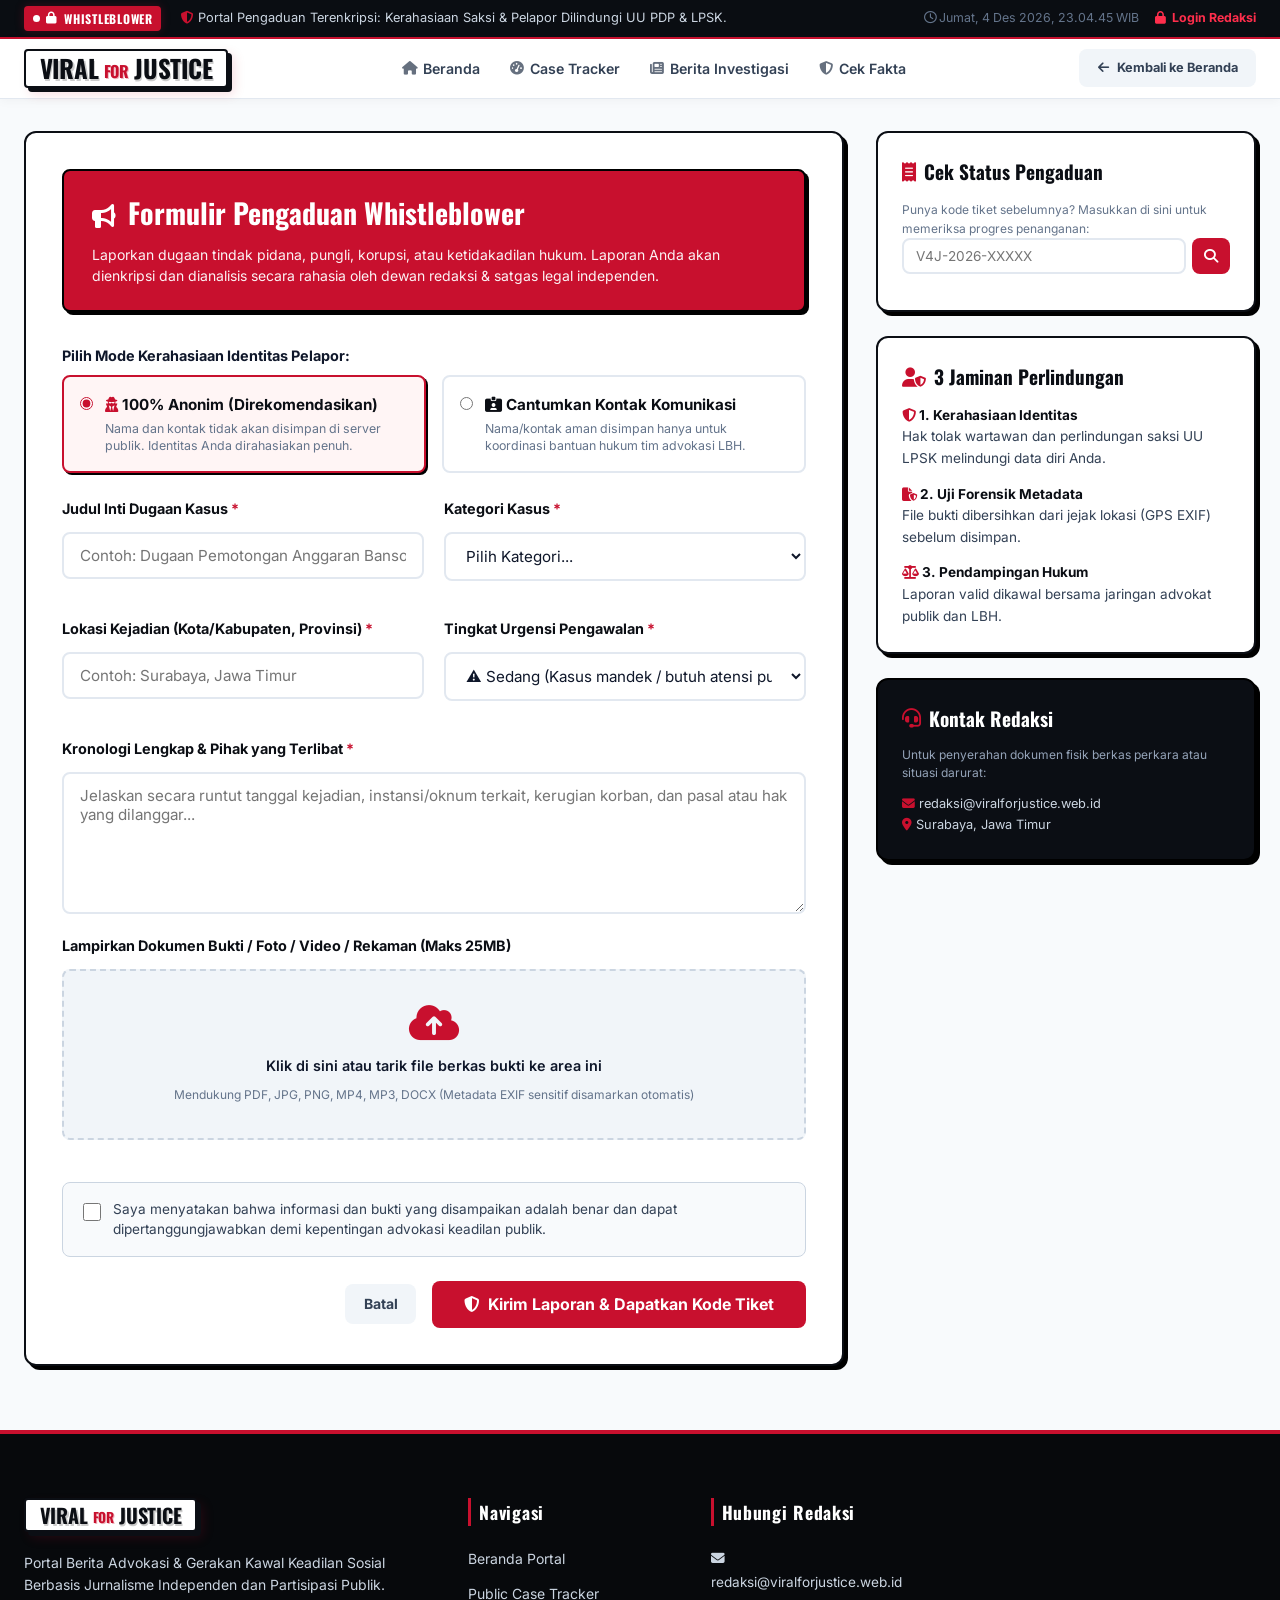
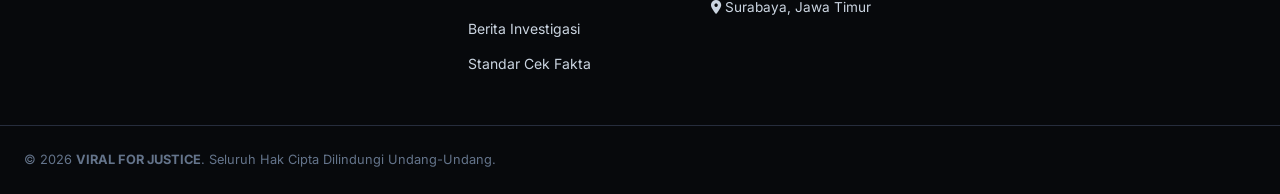
<file: lapor.html>
<!DOCTYPE html>
<html lang="id">
<head>
  <meta charset="UTF-8">
  <meta name="viewport" content="width=device-width, initial-scale=1.0">
  <meta name="description" content="Portal Pengaduan Whistleblower Aman & Anonim - VIRAL FOR JUSTICE. Laporkan ketidakadilan, korupsi, dan pelanggaran hukum dengan enkripsi ketat.">
  <meta name="robots" content="index, follow">
  <link rel="canonical" href="https://viralforjustice.web.id/lapor.html">

  <title>Kirim Pengaduan Kasus (Whistleblower Portal) | VIRAL FOR JUSTICE</title>
  
  <!-- Google Fonts -->
  <link rel="preconnect" href="https://fonts.googleapis.com">
  <link rel="preconnect" href="https://fonts.gstatic.com" crossorigin>
  <link href="https://fonts.googleapis.com/css2?family=Cabinet+Grotesk:wght@800;900&family=Inter:wght@400;500;600;700&family=Oswald:wght@600;700&family=Space+Grotesk:wght@700&family=JetBrains+Mono:wght@500;700&display=swap" rel="stylesheet">
  
  <!-- FontAwesome Icons -->
  <link rel="stylesheet" href="https://cdnjs.cloudflare.com/ajax/libs/font-awesome/6.5.1/css/all.min.css">
  
  <!-- Custom Stylesheet -->
  <link rel="stylesheet" href="style.css">
  <style>
    .lapor-page-layout {
      padding: 2rem 0 4rem;
      background: var(--color-light-bg);
      min-height: 80vh;
    }
    .lapor-container-grid {
      display: grid;
      grid-template-columns: 1fr 380px;
      gap: 2rem;
      align-items: start;
    }
    .lapor-form-card {
      background: #FFFFFF;
      border: 2px solid var(--color-black);
      border-radius: var(--radius-lg);
      box-shadow: var(--shadow-3d);
      padding: 2.25rem;
    }
    .lapor-header-banner {
      background: var(--color-crimson);
      color: #FFFFFF;
      padding: 1.5rem 1.75rem;
      border-radius: var(--radius-md);
      margin-bottom: 2rem;
      border: 2px solid #000000;
      box-shadow: 3px 3px 0px #000000;
    }
    .lapor-header-banner h1 {
      font-family: var(--font-heading);
      font-size: 1.75rem;
      line-height: 1.25;
      margin-bottom: 0.5rem;
    }
    .lapor-header-banner p {
      font-size: 0.875rem;
      opacity: 0.95;
      line-height: 1.5;
    }
    
    .privacy-selector-group {
      display: grid;
      grid-template-columns: 1fr 1fr;
      gap: 1rem;
      margin-bottom: 1.5rem;
    }
    .privacy-opt-card {
      border: 2px solid var(--color-light-border);
      border-radius: var(--radius-md);
      padding: 1rem;
      cursor: pointer;
      display: flex;
      gap: 0.75rem;
      align-items: flex-start;
      transition: var(--transition);
      background: #FFFFFF;
    }
    .privacy-opt-card:hover, .privacy-opt-card.active {
      border-color: var(--color-crimson);
      background: #FFF5F5;
      box-shadow: 2px 2px 0px #000000;
    }
    .privacy-opt-card input[type="radio"] {
      margin-top: 0.25rem;
      accent-color: var(--color-crimson);
    }
    .privacy-opt-card strong {
      display: block;
      font-size: 0.95rem;
      color: var(--color-black);
      margin-bottom: 0.2rem;
    }
    .privacy-opt-card p {
      font-size: 0.775rem;
      color: var(--color-gray-500);
      line-height: 1.4;
      margin: 0;
    }

    .form-group label {
      display: block;
      font-weight: 700;
      font-size: 0.9rem;
      margin-bottom: 0.4rem;
      color: var(--color-black);
    }
    .form-control {
      width: 100%;
      padding: 0.75rem 1rem;
      border: 2px solid var(--color-light-border);
      border-radius: var(--radius-md);
      font-size: 0.95rem;
      background: #FFFFFF;
      transition: var(--transition);
      box-sizing: border-box;
    }
    .form-control:focus {
      outline: none;
      border-color: var(--color-crimson);
      box-shadow: 0 0 0 3px rgba(200, 16, 46, 0.15);
    }
    .form-row-grid {
      display: grid;
      grid-template-columns: 1fr 1fr;
      gap: 1.25rem;
      margin-bottom: 1.25rem;
    }
    
    .file-dropzone-box {
      border: 2px dashed #CBD5E1;
      border-radius: var(--radius-md);
      padding: 2rem 1.5rem;
      text-align: center;
      cursor: pointer;
      background: var(--color-gray-100);
      transition: var(--transition);
    }
    .file-dropzone-box:hover {
      border-color: var(--color-crimson);
      background: #FFF5F5;
    }
    .file-dropzone-box p {
      font-size: 0.9rem;
      font-weight: 600;
      margin: 0.5rem 0 0.25rem;
    }
    .file-dropzone-box span {
      font-size: 0.75rem;
      color: var(--color-gray-500);
    }

    .form-agreement-box {
      background: #F8FAFC;
      border: 1px solid #CBD5E1;
      padding: 1rem 1.25rem;
      border-radius: var(--radius-md);
      margin: 1.5rem 0;
      display: flex;
      gap: 0.75rem;
      align-items: flex-start;
      font-size: 0.85rem;
      line-height: 1.5;
      color: #334155;
    }
    .form-agreement-box input[type="checkbox"] {
      margin-top: 0.25rem;
      accent-color: var(--color-crimson);
      width: 18px;
      height: 18px;
      flex-shrink: 0;
    }

    /* Ticket Success View */
    .success-card-view {
      text-align: center;
      padding: 2rem 1rem;
    }
    .success-icon-badge {
      width: 72px;
      height: 72px;
      background: #DCFCE7;
      color: #15803D;
      border-radius: 50%;
      display: flex;
      align-items: center;
      justify-content: center;
      font-size: 2.25rem;
      margin: 0 auto 1.25rem;
      border: 3px solid #15803D;
    }
    .ticket-display-box {
      background: #0B0E14;
      color: #FFFFFF;
      padding: 1.5rem;
      border-radius: var(--radius-md);
      margin: 1.5rem auto;
      max-width: 480px;
      border: 2px solid var(--color-crimson);
      box-shadow: 4px 4px 0px #000000;
    }
    .ticket-display-box .code-text {
      font-family: 'JetBrains Mono', monospace;
      font-size: 1.85rem;
      font-weight: 800;
      color: #F87171;
      letter-spacing: 0.08em;
      margin: 0.5rem 0 1rem;
    }

    /* Sidebar Boxes */
    .lapor-sidebar-card {
      background: #FFFFFF;
      border: 2px solid var(--color-black);
      border-radius: var(--radius-lg);
      padding: 1.5rem;
      margin-bottom: 1.5rem;
      box-shadow: var(--shadow-3d);
    }
    .lapor-sidebar-card h3 {
      font-family: var(--font-heading);
      font-size: 1.2rem;
      color: var(--color-black);
      margin-bottom: 0.75rem;
      display: flex;
      align-items: center;
      gap: 0.5rem;
    }

    @media (max-width: 900px) {
      .lapor-container-grid {
        grid-template-columns: 1fr;
      }
      .lapor-form-card {
        padding: 1.25rem;
      }
      .form-row-grid {
        grid-template-columns: 1fr;
        gap: 0.75rem;
      }
      .privacy-selector-group {
        grid-template-columns: 1fr;
      }
      .lapor-header-banner h1 {
        font-size: 1.35rem;
      }
    }
  </style>
</head>
<body>

  <!-- Top Announcement / Breaking Ticker -->
  <div class="top-bar">
    <div class="container top-bar-content">
      <div class="breaking-badge">
        <span class="live-pulse"></span>
        <i class="fa-solid fa-lock"></i> WHISTLEBLOWER
      </div>
      <div class="ticker-wrapper">
        <span class="ticker-item"><i class="fa-solid fa-shield-halved text-crimson"></i> Portal Pengaduan Terenkripsi: Kerahasiaan Saksi & Pelapor Dilindungi UU PDP & LPSK.</span>
      </div>
      <div class="top-bar-actions" style="display: flex; align-items: center; gap: 1rem;">
        <span class="date-time" id="liveDateTime"><i class="fa-regular fa-clock"></i> Memuat...</span>
        <a href="login.html" style="color: var(--color-crimson-light); font-weight: 700; display: inline-flex; align-items: center; gap: 0.35rem;">
          <i class="fa-solid fa-lock"></i> Login Redaksi
        </a>
      </div>
    </div>
  </div>

  <!-- Main Navigation Header -->
  <header class="main-header">
    <div class="container header-container">
      <div class="header-left">
        <a href="index.html" class="brand-logo" title="Kembali ke Beranda">
          <div class="logo-box-3d">
            <div class="logo-text">
              <span class="word-viral">VIRAL</span>
              <span class="word-for">FOR</span>
              <span class="word-justice">JUSTICE</span>
            </div>
          </div>
        </a>
      </div>

      <nav class="nav-menu" id="navMenu">
        <ul class="nav-list">
          <li><a href="index.html" class="nav-link"><i class="fa-solid fa-house"></i> Beranda</a></li>
          <li><a href="index.html#caseTrackerSection" class="nav-link"><i class="fa-solid fa-gauge-high"></i> Case Tracker</a></li>
          <li><a href="index.html#investigasiSection" class="nav-link"><i class="fa-solid fa-newspaper"></i> Berita Investigasi</a></li>
          <li><a href="index.html#cekFaktaSection" class="nav-link"><i class="fa-solid fa-shield-halved"></i> Cek Fakta</a></li>
        </ul>
      </nav>

      <div class="header-right">
        <a href="index.html" class="btn btn-secondary" style="font-size: 0.8rem;">
          <i class="fa-solid fa-arrow-left"></i> <span>Kembali ke Beranda</span>
        </a>
      </div>
    </div>
  </header>

  <!-- Dedicated Report Page Content -->
  <main class="lapor-page-layout">
    <div class="container">
      <div class="lapor-container-grid">
        
        <!-- Left: Form Card -->
        <section class="lapor-form-card" id="formSectionContainer">
          
          <!-- Header Banner -->
          <div class="lapor-header-banner">
            <div style="display: flex; align-items: center; gap: 0.75rem; margin-bottom: 0.35rem;">
              <i class="fa-solid fa-bullhorn text-2xl"></i>
              <h1>Formulir Pengaduan Whistleblower</h1>
            </div>
            <p>Laporkan dugaan tindak pidana, pungli, korupsi, atau ketidakadilan hukum. Laporan Anda akan dienkripsi dan dianalisis secara rahasia oleh dewan redaksi & satgas legal independen.</p>
          </div>

          <!-- Normal Form State -->
          <form id="standaloneLaporForm" onsubmit="handleLaporSubmit(event)">
            
            <!-- Privacy Mode Selection -->
            <div style="margin-bottom: 1.25rem;">
              <label style="font-weight: 700; font-size: 0.9rem; margin-bottom: 0.5rem; display: block;">Pilih Mode Kerahasiaan Identitas Pelapor:</label>
              <div class="privacy-selector-group">
                <label class="privacy-opt-card active" id="optAnonCard" onclick="selectPrivacyMode('anonymous')">
                  <input type="radio" name="reporterType" value="anonymous" checked>
                  <div>
                    <strong><i class="fa-solid fa-user-secret text-crimson"></i> 100% Anonim (Direkomendasikan)</strong>
                    <p>Nama dan kontak tidak akan disimpan di server publik. Identitas Anda dirahasiakan penuh.</p>
                  </div>
                </label>

                <label class="privacy-opt-card" id="optVerifiedCard" onclick="selectPrivacyMode('verified')">
                  <input type="radio" name="reporterType" value="verified">
                  <div>
                    <strong><i class="fa-solid fa-id-card-clip text-black"></i> Cantumkan Kontak Komunikasi</strong>
                    <p>Nama/kontak aman disimpan hanya untuk koordinasi bantuan hukum tim advokasi LBH.</p>
                  </div>
                </label>
              </div>
            </div>

            <!-- Optional Verified Identity Fields -->
            <div id="verifiedFieldsBlock" class="form-row-grid hidden">
              <div class="form-group">
                <label for="repName">Nama Lengkap / Samaran</label>
                <input type="text" id="repName" class="form-control" placeholder="Contoh: Saksi Kunci X">
              </div>
              <div class="form-group">
                <label for="repContact">Nomor WhatsApp / Telegram / Email</label>
                <input type="text" id="repContact" class="form-control" placeholder="0812xxxx atau @username">
              </div>
            </div>

            <!-- Case Title & Category -->
            <div class="form-row-grid">
              <div class="form-group">
                <label for="caseTitleInput">Judul Inti Dugaan Kasus <span class="text-crimson">*</span></label>
                <input type="text" id="caseTitleInput" class="form-control" placeholder="Contoh: Dugaan Pemotongan Anggaran Bansos 40% di Jawa Timur" required>
              </div>
              <div class="form-group">
                <label for="caseCategorySelect">Kategori Kasus <span class="text-crimson">*</span></label>
                <select id="caseCategorySelect" class="form-control" required>
                  <option value="">Pilih Kategori...</option>
                  <option value="korupsi">Korupsi / Pungli / Anggaran Daerah</option>
                  <option value="hukum">Kriminalisasi & Penyalahgunaan Aparat</option>
                  <option value="ham">Pelanggaran Hak Asasi Manusia (HAM)</option>
                  <option value="tanah">Sengketa Tanah & Konflik Agraria</option>
                  <option value="ketenagakerjaan">Hak Buruh / Ketenagakerjaan</option>
                  <option value="digital">Kejahatan Siber & Penipuan Digital</option>
                  <option value="lingkungan">Kerusakan Lingkungan & Tambang Ilegal</option>
                  <option value="lainnya">Aduan Publik Lainnya</option>
                </select>
              </div>
            </div>

            <!-- Location & Urgency -->
            <div class="form-row-grid">
              <div class="form-group">
                <label for="caseLocationInput">Lokasi Kejadian (Kota/Kabupaten, Provinsi) <span class="text-crimson">*</span></label>
                <input type="text" id="caseLocationInput" class="form-control" placeholder="Contoh: Surabaya, Jawa Timur" required>
              </div>
              <div class="form-group">
                <label for="caseUrgencySelect">Tingkat Urgensi Pengawalan <span class="text-crimson">*</span></label>
                <select id="caseUrgencySelect" class="form-control" required>
                  <option value="tinggi">🚨 Sangat Mendesak (Ada ancaman fisik / korban ditahan)</option>
                  <option value="sedang" selected>⚠️ Sedang (Kasus mandek / butuh atensi publik)</option>
                  <option value="rendah">ℹ️ Investigasi Lanjutan (Informasi awal & dokumen bukti)</option>
                </select>
              </div>
            </div>

            <!-- Chronology -->
            <div class="form-group" style="margin-bottom: 1.25rem;">
              <label for="caseChronologyText">Kronologi Lengkap & Pihak yang Terlibat <span class="text-crimson">*</span></label>
              <textarea id="caseChronologyText" rows="6" class="form-control" placeholder="Jelaskan secara runtut tanggal kejadian, instansi/oknum terkait, kerugian korban, dan pasal atau hak yang dilanggar..." required></textarea>
            </div>

            <!-- Evidence Attachment -->
            <div class="form-group" style="margin-bottom: 1.5rem;">
              <label>Lampirkan Dokumen Bukti / Foto / Video / Rekaman (Maks 25MB)</label>
              <div class="file-dropzone-box" id="standaloneDropzone" onclick="document.getElementById('standaloneFileInput').click()">
                <i class="fa-solid fa-cloud-arrow-up text-crimson" style="font-size: 2.5rem;"></i>
                <p>Klik di sini atau tarik file berkas bukti ke area ini</p>
                <span>Mendukung PDF, JPG, PNG, MP4, MP3, DOCX (Metadata EXIF sensitif disamarkan otomatis)</span>
                <input type="file" id="standaloneFileInput" multiple style="display: none;" onchange="handleStandaloneFiles(event)">
              </div>
              <div id="standaloneFileList" class="file-list-preview" style="margin-top: 0.75rem;"></div>
            </div>

            <!-- Agreement Checkbox -->
            <div class="form-agreement-box">
              <input type="checkbox" id="agreementCheck" required>
              <label for="agreementCheck">
                Saya menyatakan bahwa informasi dan bukti yang disampaikan adalah benar dan dapat dipertanggungjawabkan demi kepentingan advokasi keadilan publik.
              </label>
            </div>

            <!-- Submit Button -->
            <div style="display: flex; gap: 1rem; align-items: center; justify-content: flex-end; flex-wrap: wrap;">
              <a href="index.html" class="btn btn-secondary">Batal</a>
              <button type="submit" class="btn btn-crimson" id="btnSubmitReport" style="padding: 0.85rem 2rem; font-size: 1rem;">
                <i class="fa-solid fa-shield-halved"></i> Kirim Laporan & Dapatkan Kode Tiket
              </button>
            </div>

          </form>

          <!-- Success State View (Hidden by default) -->
          <div id="successStateCard" class="success-card-view hidden">
            <div class="success-icon-badge">
              <i class="fa-solid fa-check"></i>
            </div>
            <h2 style="font-family: var(--font-heading); font-size: 1.85rem; color: #0B0E14; margin-bottom: 0.5rem;">
              Laporan Berhasil Diterima & Terenkripsi!
            </h2>
            <p class="text-muted" style="max-width: 540px; margin: 0 auto 1.5rem; font-size: 0.95rem;">
              Terima kasih atas keberanian Anda menyuarakan kebenaran. Laporan telah masuk ke antrean verifikasi tim jurnalis investigasi dan satgas advokasi hukum.
            </p>

            <div class="ticket-display-box">
              <span class="text-xs text-muted font-bold">KODE TIKET RAHASIA PEMANTAUAN KASUS:</span>
              <div class="code-text" id="finalTicketCode">V4J-2026-89421</div>
              <button class="btn btn-sm-outline" style="background: #FFFFFF; color: #000000; border-color: #FFFFFF;" onclick="copyFinalTicket()">
                <i class="fa-regular fa-copy"></i> Salin Kode Tiket
              </button>
            </div>

            <p class="text-xs text-muted" style="max-width: 480px; margin: 0 auto 2rem;">
              <i class="fa-solid fa-circle-info text-crimson"></i> Simpan kode tiket ini untuk memantau perjalanan kasus Anda di Public Case Tracker secara transparan.
            </p>

            <div style="display: flex; gap: 0.75rem; justify-content: center; flex-wrap: wrap;">
              <a href="index.html#caseTrackerSection" class="btn btn-crimson">
                <i class="fa-solid fa-gauge-high"></i> Lihat di Case Tracker
              </a>
              <button class="btn btn-secondary" onclick="resetFormForNewReport()">
                <i class="fa-solid fa-plus"></i> Buat Laporan Kasus Lain
              </button>
            </div>
          </div>

        </section>

        <!-- Right: Sidebar Information & Status Lookup -->
        <aside>
          
          <!-- Box 1: Cek Status Pengaduan Berdasarkan Tiket -->
          <div class="lapor-sidebar-card">
            <h3><i class="fa-solid fa-receipt text-crimson"></i> Cek Status Pengaduan</h3>
            <p class="text-xs text-muted mb-3">Punya kode tiket sebelumnya? Masukkan di sini untuk memeriksa progres penanganan:</p>
            
            <div style="display: flex; gap: 0.4rem; margin-bottom: 0.75rem;">
              <input type="text" id="sideTicketInput" class="form-control" placeholder="V4J-2026-XXXXX" style="font-size: 0.85rem; padding: 0.5rem 0.75rem;">
              <button class="btn btn-crimson" onclick="lookupSideTicket()" style="padding: 0.5rem 0.75rem; flex-shrink: 0;">
                <i class="fa-solid fa-search"></i>
              </button>
            </div>

            <div id="sideTicketResult" class="hidden" style="background: #F8FAFC; border: 1px solid #CBD5E1; border-radius: 6px; padding: 0.85rem; font-size: 0.825rem;">
              <!-- Dynamic Result -->
            </div>
          </div>

          <!-- Box 2: Jaminan Perlindungan Whistleblower -->
          <div class="lapor-sidebar-card">
            <h3><i class="fa-solid fa-user-shield text-crimson"></i> 3 Jaminan Perlindungan</h3>
            <div style="font-size: 0.85rem; color: #334155; line-height: 1.6;">
              <div style="margin-bottom: 0.85rem;">
                <strong style="display: block; color: var(--color-black);"><i class="fa-solid fa-shield-halved text-crimson"></i> 1. Kerahasiaan Identitas</strong>
                <span>Hak tolak wartawan dan perlindungan saksi UU LPSK melindungi data diri Anda.</span>
              </div>
              <div style="margin-bottom: 0.85rem;">
                <strong style="display: block; color: var(--color-black);"><i class="fa-solid fa-file-shield text-crimson"></i> 2. Uji Forensik Metadata</strong>
                <span>File bukti dibersihkan dari jejak lokasi (GPS EXIF) sebelum disimpan.</span>
              </div>
              <div>
                <strong style="display: block; color: var(--color-black);"><i class="fa-solid fa-scale-balanced text-crimson"></i> 3. Pendampingan Hukum</strong>
                <span>Laporan valid dikawal bersama jaringan advokat publik dan LBH.</span>
              </div>
            </div>
          </div>

          <!-- Box 3: Kontak Redaksi Darurat -->
          <div class="lapor-sidebar-card" style="background: #0B0E14; color: #FFFFFF; border-color: #000000;">
            <h3 style="color: #FFFFFF;"><i class="fa-solid fa-headset text-crimson"></i> Kontak Redaksi</h3>
            <p class="text-xs" style="color: #94A3B8; line-height: 1.5; margin-bottom: 0.75rem;">
              Untuk penyerahan dokumen fisik berkas perkara atau situasi darurat:
            </p>
            <div style="font-size: 0.8rem; color: #CBD5E1; line-height: 1.6;">
              <i class="fa-solid fa-envelope text-crimson"></i> redaksi@viralforjustice.web.id<br>
              <i class="fa-solid fa-location-dot text-crimson"></i> Surabaya, Jawa Timur
            </div>
          </div>

        </aside>

      </div>
    </div>
  </main>

  <!-- Footer -->
  <footer class="main-footer">
    <div class="container footer-container">
      <div class="footer-col brand-col">
        <div class="logo-box-3d small-logo">
          <div class="logo-text">
            <span class="word-viral">VIRAL</span>
            <span class="word-for">FOR</span>
            <span class="word-justice">JUSTICE</span>
          </div>
        </div>
        <p class="footer-tagline">
          Portal Berita Advokasi & Gerakan Kawal Keadilan Sosial Berbasis Jurnalisme Independen dan Partisipasi Publik.
        </p>
      </div>

      <div class="footer-col">
        <h4>Navigasi</h4>
        <ul>
          <li><a href="index.html">Beranda Portal</a></li>
          <li><a href="index.html#caseTrackerSection">Public Case Tracker</a></li>
          <li><a href="index.html#investigasiSection">Berita Investigasi</a></li>
          <li><a href="index.html#cekFaktaSection">Standar Cek Fakta</a></li>
        </ul>
      </div>

      <div class="footer-col">
        <h4>Hubungi Redaksi</h4>
        <p class="footer-contact-info">
          <i class="fa-solid fa-envelope"></i> redaksi@viralforjustice.web.id<br>
          <i class="fa-solid fa-location-dot"></i> Surabaya, Jawa Timur
        </p>
      </div>
    </div>

    <div class="footer-bottom">
      <div class="container footer-bottom-inner">
        <p>&copy; 2026 <strong>VIRAL FOR JUSTICE</strong>. Seluruh Hak Cipta Dilindungi Undang-Undang.</p>
      </div>
    </div>
  </footer>

  <!-- Toast Container -->
  <div id="toastContainer" class="toast-container"></div>

  <!-- Scripts -->
  <script src="app.js"></script>
  <script>
    let standaloneUploadedFiles = [];

    function selectPrivacyMode(mode) {
      const optAnon = document.getElementById('optAnonCard');
      const optVer = document.getElementById('optVerifiedCard');
      const fields = document.getElementById('verifiedFieldsBlock');

      if (mode === 'verified') {
        optAnon.classList.remove('active');
        optVer.classList.add('active');
        optVer.querySelector('input').checked = true;
        fields.classList.remove('hidden');
      } else {
        optVer.classList.remove('active');
        optAnon.classList.add('active');
        optAnon.querySelector('input').checked = true;
        fields.classList.add('hidden');
      }
    }

    function handleStandaloneFiles(e) {
      const files = e.target.files;
      for (let f of files) {
        standaloneUploadedFiles.push(f);
      }
      renderStandaloneFilesList();
    }

    function renderStandaloneFilesList() {
      const list = document.getElementById('standaloneFileList');
      if (!list) return;
      list.innerHTML = standaloneUploadedFiles.map((f, idx) => `
        <div class="file-item">
          <span><i class="fa-solid fa-file-shield text-crimson"></i> ${f.name} (${(f.size/1024).toFixed(1)} KB)</span>
          <button type="button" class="btn-remove-file" onclick="removeStandaloneFile(${idx})"><i class="fa-solid fa-xmark"></i></button>
        </div>
      `).join('');
    }

    function removeStandaloneFile(idx) {
      standaloneUploadedFiles.splice(idx, 1);
      renderStandaloneFilesList();
    }

    function handleLaporSubmit(e) {
      e.preventDefault();
      const title = document.getElementById('caseTitleInput').value.trim();
      const category = document.getElementById('caseCategorySelect').value;
      const location = document.getElementById('caseLocationInput').value.trim();
      const urgency = document.getElementById('caseUrgencySelect').value;
      const chronology = document.getElementById('caseChronologyText').value.trim();

      if (!title || !category || !chronology) {
        showToast('⚠️ Mohon lengkapi judul, kategori, dan kronologi kasus.');
        return;
      }

      // Generate Unique Ticket Code
      const randNum = Math.floor(10000 + Math.random() * 90000);
      const ticketCode = `V4J-2026-${randNum}`;

      const categoryLabels = {
        'korupsi': 'Korupsi & Anggaran',
        'hukum': 'Kriminalisasi & Aparat',
        'ham': 'Pelanggaran HAM',
        'tanah': 'Sengketa Agraria',
        'ketenagakerjaan': 'Hak Tenaga Kerja',
        'digital': 'Kejahatan Siber',
        'lingkungan': 'Kerusakan Lingkungan',
        'lainnya': 'Aduan Masyarakat'
      };

      loadStoredData();

      // Push into Case Tracker
      const newCase = {
        id: `TRK-00${caseTrackerData.length + 1}`,
        ticketCode: ticketCode,
        title: title,
        category: categoryLabels[category] || 'Aduan Masyarakat',
        status: 'investigasi',
        statusLabel: '🟡 Investigasi',
        stage: 1,
        publicAttention: 'Laporan Baru',
        supportersCount: 1,
        supporters: '1 Dukungan Kawal',
        updated: 'Baru Saja',
        summary: chronology.substring(0, 140) + (chronology.length > 140 ? '...' : '')
      };

      caseTrackerData.unshift(newCase);
      localStorage.setItem('v4j_custom_trackers', JSON.stringify(caseTrackerData));

      // Display Success Card
      document.getElementById('standaloneLaporForm').classList.add('hidden');
      document.getElementById('finalTicketCode').textContent = ticketCode;
      document.getElementById('successStateCard').classList.remove('hidden');

      window.scrollTo({ top: 0, behavior: 'smooth' });
      showToast(`🎉 Laporan berhasil dikirim! Kode tiket: ${ticketCode}`);
    }

    function copyFinalTicket() {
      const code = document.getElementById('finalTicketCode').textContent;
      navigator.clipboard.writeText(code).then(() => {
        showToast('📋 Kode tiket berhasil disalin ke clipboard!');
      }).catch(() => {
        showToast(`Kode tiket: ${code}`);
      });
    }

    function resetFormForNewReport() {
      document.getElementById('standaloneLaporForm').reset();
      standaloneUploadedFiles = [];
      renderStandaloneFilesList();
      document.getElementById('successStateCard').classList.add('hidden');
      document.getElementById('standaloneLaporForm').classList.remove('hidden');
      selectPrivacyMode('anonymous');
      window.scrollTo({ top: 0, behavior: 'smooth' });
    }

    function lookupSideTicket() {
      const query = document.getElementById('sideTicketInput').value.trim().toUpperCase();
      const resBox = document.getElementById('sideTicketResult');
      if (!query) {
        showToast('⚠️ Masukkan kode tiket pengaduan.');
        return;
      }

      loadStoredData();
      const match = caseTrackerData.find(c => c.ticketCode.toUpperCase() === query);

      resBox.classList.remove('hidden');
      if (match) {
        resBox.innerHTML = `
          <div style="border-left: 3px solid var(--color-crimson); padding-left: 0.5rem;">
            <strong style="color: var(--color-black); display: block;">${match.ticketCode}</strong>
            <span class="tc-status-badge status-${match.status}" style="display: inline-block; margin: 0.25rem 0;">${match.statusLabel}</span>
            <p style="margin: 0.25rem 0; font-weight: 600; color: #0F172A;">${match.title}</p>
            <span class="text-xs text-muted"><i class="fa-solid fa-clock-rotate-left"></i> ${match.updated}</span>
          </div>
        `;
      } else {
        resBox.innerHTML = `
          <div style="color: #EF4444; font-size: 0.8rem;">
            <i class="fa-solid fa-triangle-exclamation"></i> Kode tiket tidak ditemukan dalam database antrean aktif.
          </div>
        `;
      }
    }

    document.addEventListener('DOMContentLoaded', () => {
      initClock();
    });
  </script>
</body>
</html>
</file>
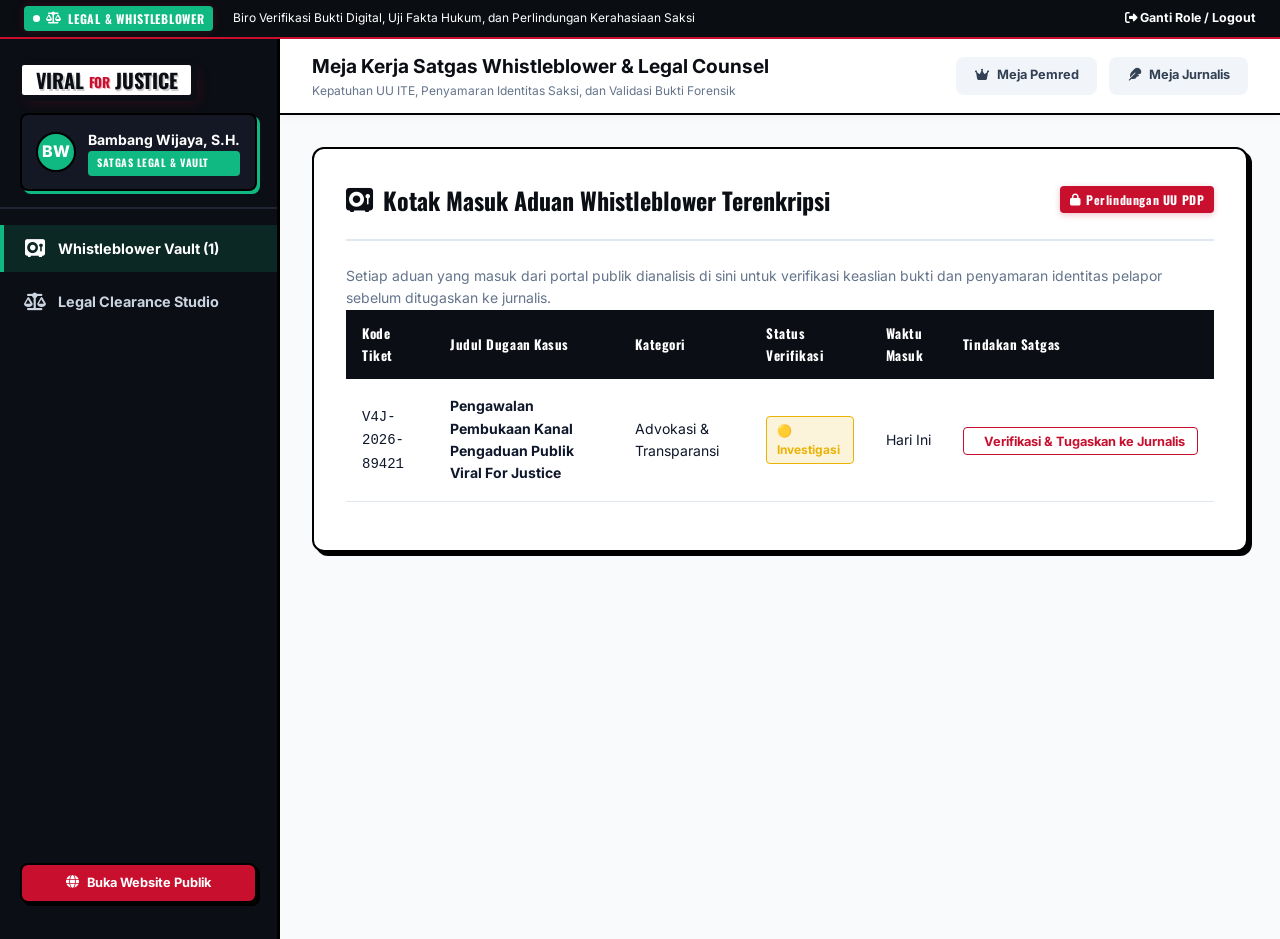
<file: legal.html>
<!DOCTYPE html>
<html lang="id">
<head>
  <meta charset="UTF-8">
  <meta name="viewport" content="width=device-width, initial-scale=1.0">
  <title>Meja Kerja Satgas Whistleblower & Legal - VIRAL FOR JUSTICE</title>
  
  <!-- Google Fonts -->
  <link rel="preconnect" href="https://fonts.googleapis.com">
  <link rel="preconnect" href="https://fonts.gstatic.com" crossorigin>
  <link href="https://fonts.googleapis.com/css2?family=Cabinet+Grotesk:wght@800;900&family=Inter:wght@400;500;600;700&family=Oswald:wght@600;700&family=Space+Grotesk:wght@700&family=JetBrains+Mono:wght@500;700&display=swap" rel="stylesheet">
  
  <!-- FontAwesome Icons -->
  <link rel="stylesheet" href="https://cdnjs.cloudflare.com/ajax/libs/font-awesome/6.5.1/css/all.min.css">
  
  <!-- Custom Stylesheet -->
  <link rel="stylesheet" href="style.css">
  <style>
    body { background-color: var(--color-light-bg); color: var(--color-gray-900); }
    .dashboard-layout { display: flex; min-height: 100vh; }
    
    .dash-sidebar {
      width: 280px;
      background: #0B0E14;
      border-right: 3px solid #000000;
      color: #FFFFFF;
      display: flex;
      flex-direction: column;
      flex-shrink: 0;
    }
    .dash-sidebar-header {
      padding: 1.5rem 1.25rem 1rem;
      border-bottom: 2px solid #1E2433;
    }
    .user-card {
      background: #141824;
      border: 2px solid #000000;
      border-radius: var(--radius-md);
      padding: 0.85rem;
      margin-top: 1rem;
      display: flex;
      align-items: center;
      gap: 0.75rem;
      box-shadow: 3px 3px 0px #10B981;
    }
    .user-avatar {
      width: 40px;
      height: 40px;
      border-radius: 50%;
      background: #10B981;
      color: #FFFFFF;
      font-weight: 800;
      display: flex;
      align-items: center;
      justify-content: center;
      border: 2px solid #000000;
    }
    .dash-nav {
      padding: 1rem 0;
      display: flex;
      flex-direction: column;
      gap: 0.35rem;
      flex: 1;
    }
    .dash-nav-item {
      display: flex;
      align-items: center;
      gap: 0.75rem;
      padding: 0.75rem 1.25rem;
      color: #CBD5E1;
      font-weight: 700;
      font-size: 0.9rem;
      cursor: pointer;
      transition: var(--transition);
      border-left: 4px solid transparent;
      text-decoration: none;
    }
    .dash-nav-item:hover, .dash-nav-item.active {
      color: #FFFFFF;
      background: rgba(16, 185, 129, 0.15);
      border-left-color: #10B981;
    }
    .dash-nav-item i { width: 22px; font-size: 1.1rem; text-align: center; }

    .dash-main { flex: 1; display: flex; flex-direction: column; overflow-x: hidden; }
    .dash-topbar {
      background: #FFFFFF;
      border-bottom: 2px solid #000000;
      padding: 0.75rem 2rem;
      display: flex;
      align-items: center;
      justify-content: space-between;
      box-shadow: 0 2px 8px rgba(0,0,0,0.05);
    }
    .dash-body { padding: 2rem; max-width: 1320px; width: 100%; margin: 0 auto; }
    
    .white-card {
      background: #FFFFFF;
      border: 2px solid #000000;
      border-radius: var(--radius-lg);
      padding: 2rem;
      margin-bottom: 2rem;
      box-shadow: var(--shadow-3d);
    }
    .card-header-flex {
      display: flex;
      justify-content: space-between;
      align-items: center;
      padding-bottom: 1.25rem;
      border-bottom: 2px solid var(--color-light-border);
      margin-bottom: 1.5rem;
      flex-wrap: wrap;
      gap: 1rem;
    }
    .card-header-flex h2 {
      font-family: var(--font-heading);
      font-size: 1.5rem;
      font-weight: 800;
      color: var(--color-black);
      display: flex;
      align-items: center;
      gap: 0.6rem;
    }

    .legal-guideline-box {
      background: #0B0E14;
      color: #FFFFFF;
      border: 2px solid #000000;
      border-radius: var(--radius-md);
      padding: 1.5rem;
      margin-bottom: 1.5rem;
      box-shadow: 3px 3px 0px #10B981;
    }

    .dash-table { width: 100%; border-collapse: collapse; }
    .dash-table th { background: #0B0E14; color: #FFFFFF; padding: 0.85rem 1rem; font-size: 0.825rem; text-align: left; font-family: var(--font-heading); letter-spacing: 0.04em; }
    .dash-table td { padding: 1rem; border-bottom: 1px solid var(--color-light-border); font-size: 0.875rem; vertical-align: middle; }
    .dash-table tr:hover td { background: #F0FDF4; }
  </style>
</head>
<body>

  <!-- Top Announcement -->
  <div class="top-bar">
    <div class="container top-bar-content">
      <div class="breaking-badge" style="background: #10B981;">
        <span class="live-pulse"></span>
        <i class="fa-solid fa-scale-balanced"></i> LEGAL & WHISTLEBLOWER
      </div>
      <div class="ticker-wrapper">
        <span class="text-xs text-white">Biro Verifikasi Bukti Digital, Uji Fakta Hukum, dan Perlindungan Kerahasiaan Saksi</span>
      </div>
      <div class="top-bar-actions">
        <a href="login.html" style="color: #FFFFFF; font-weight: 700;"><i class="fa-solid fa-right-from-bracket"></i> Ganti Role / Logout</a>
      </div>
    </div>
  </div>

  <div class="dashboard-layout">
    
    <!-- Sidebar -->
    <aside class="dash-sidebar">
      <div class="dash-sidebar-header">
        <a href="index.html" class="brand-logo" title="Viral For Justice">
          <div class="logo-box-3d small-logo">
            <div class="logo-text">
              <span class="word-viral">VIRAL</span>
              <span class="word-for">FOR</span>
              <span class="word-justice">JUSTICE</span>
            </div>
          </div>
        </a>

        <!-- User Profile -->
        <div class="user-card">
          <div class="user-avatar">BW</div>
          <div>
            <strong style="font-size: 0.875rem; display: block; color: #FFFFFF;">Bambang Wijaya, S.H.</strong>
            <span class="badge-tag" style="background: #10B981; color: #FFFFFF; font-size: 0.65rem;">SATGAS LEGAL & VAULT</span>
          </div>
        </div>
      </div>

      <nav class="dash-nav">
        <div class="dash-nav-item active" onclick="switchLegalTab('vaultInboxTab')">
          <i class="fa-solid fa-vault text-green-400"></i> <span>Whistleblower Vault (<span id="legalVaultCount">1</span>)</span>
        </div>
        <div class="dash-nav-item" onclick="switchLegalTab('clearanceTab')">
          <i class="fa-solid fa-scale-balanced text-blue-400"></i> <span>Legal Clearance Studio</span>
        </div>

        <div style="margin-top: auto; padding: 1.25rem;">
          <a href="index.html" target="_blank" class="btn btn-report btn-block" style="font-size: 0.8rem;">
            <i class="fa-solid fa-globe"></i> Buka Website Publik
          </a>
        </div>
      </nav>
    </aside>

    <!-- Main Content -->
    <main class="dash-main">
      
      <!-- Topbar -->
      <div class="dash-topbar">
        <div>
          <strong style="font-size: 1.2rem; color: #0B0E14;">Meja Kerja Satgas Whistleblower & Legal Counsel</strong>
          <p class="text-xs text-muted">Kepatuhan UU ITE, Penyamaran Identitas Saksi, dan Validasi Bukti Forensik</p>
        </div>
        <div style="display: flex; gap: 0.75rem;">
          <a href="pemred.html" class="btn btn-secondary" style="font-size: 0.8rem;"><i class="fa-solid fa-crown"></i> Meja Pemred</a>
          <a href="jurnalis.html" class="btn btn-secondary" style="font-size: 0.8rem;"><i class="fa-solid fa-feather"></i> Meja Jurnalis</a>
        </div>
      </div>

      <div class="dash-body">
        
        <!-- TAB 1: Whistleblower Vault Inbox -->
        <div id="vaultInboxTab" class="legal-tab-content">
          <div class="white-card">
            <div class="card-header-flex">
              <h2><i class="fa-solid fa-vault text-green-500"></i> Kotak Masuk Aduan Whistleblower Terenkripsi</h2>
              <span class="badge-tag badge-red"><i class="fa-solid fa-lock"></i> Perlindungan UU PDP</span>
            </div>
            
            <p class="text-sm text-muted mb-4">
              Setiap aduan yang masuk dari portal publik dianalisis di sini untuk verifikasi keaslian bukti dan penyamaran identitas pelapor sebelum ditugaskan ke jurnalis.
            </p>

            <div class="table-responsive">
              <table class="dash-table">
                <thead>
                  <tr>
                    <th>Kode Tiket</th>
                    <th>Judul Dugaan Kasus</th>
                    <th>Kategori</th>
                    <th>Status Verifikasi</th>
                    <th>Waktu Masuk</th>
                    <th>Tindakan Satgas</th>
                  </tr>
                </thead>
                <tbody id="legalVaultTable">
                  <!-- Injected via JS -->
                </tbody>
              </table>
            </div>
          </div>
        </div>

        <!-- TAB 2: Legal Clearance Studio -->
        <div id="clearanceTab" class="legal-tab-content hidden">
          <div class="white-card">
            <div class="card-header-flex">
              <h2><i class="fa-solid fa-scale-balanced text-blue-500"></i> 4 Pilar Standar Legal Clearance Redaksi</h2>
              <span class="badge-tag badge-black">Mitigasi Risiko Hukum</span>
            </div>

            <!-- 4 Pillar Guidelines -->
            <div class="legal-guideline-box">
              <h4 style="color: #34D399; font-size: 1.05rem; margin-bottom: 0.75rem;"><i class="fa-solid fa-shield-halved"></i> Protokol Kepatuhan Sebelum Berita Diterbitkan:</h4>
              <div style="display: grid; grid-template-columns: 1fr 1fr; gap: 1rem; font-size: 0.85rem; color: #CBD5E1;">
                <div><i class="fa-solid fa-check text-green-400"></i> <strong>1. Uji Keaslian Metadata Bukti:</strong> Foto, video, dan rekening bank bebas rekayasa AI/manipulasi.</div>
                <div><i class="fa-solid fa-check text-green-400"></i> <strong>2. Hak Jawab & Konfirmasi:</strong> Catatan upaya konfirmasi ke pihak terkait telah disertakan.</div>
                <div><i class="fa-solid fa-check text-green-400"></i> <strong>3. Anonymization Saksi:</strong> Nama korban dan saksi kunci telah disamarkan secara aman.</div>
                <div><i class="fa-solid fa-check text-green-400"></i> <strong>4. Presumption of Innocence:</strong> Draf bebas dari narasi menghakimi sebelum vonis berkekuatan hukum tetap.</div>
              </div>
            </div>

            <div class="table-responsive">
              <table class="dash-table">
                <thead>
                  <tr>
                    <th>Judul Draf Berita</th>
                    <th>Penulis</th>
                    <th>Status Legal</th>
                    <th>Aksi Verifikasi</th>
                  </tr>
                </thead>
                <tbody id="legalClearanceTable">
                  <!-- Injected via JS -->
                </tbody>
              </table>
            </div>
          </div>
        </div>

      </div>
    </main>
  </div>

  <!-- Toast Notification Container -->
  <div id="toastContainer" class="toast-container"></div>

  <!-- Scripts -->
  <script src="app.js"></script>
  <script>
    function switchLegalTab(tabId) {
      document.querySelectorAll('.legal-tab-content').forEach(el => el.classList.add('hidden'));
      document.querySelectorAll('.dash-nav-item').forEach(el => el.classList.remove('active'));
      
      const target = document.getElementById(tabId);
      if (target) target.classList.remove('hidden');
      
      const navItem = Array.from(document.querySelectorAll('.dash-nav-item')).find(item => {
        return item.getAttribute('onclick') && item.getAttribute('onclick').includes(tabId);
      });
      if (navItem) navItem.classList.add('active');
    }

    function renderLegalDesk() {
      loadStoredData();
      document.getElementById('legalVaultCount').textContent = caseTrackerData.length;

      const vbody = document.getElementById('legalVaultTable');
      if (vbody) {
        vbody.innerHTML = caseTrackerData.map(r => `
          <tr>
            <td><code>${r.ticketCode}</code></td>
            <td><strong>${r.title}</strong></td>
            <td>${r.category}</td>
            <td><span class="tc-status-badge status-${r.status}">${r.statusLabel}</span></td>
            <td>${r.updated}</td>
            <td>
              <button class="btn btn-sm-outline" onclick="verifyAndAssign('${r.ticketCode}')">
                <i class="fa-solid fa-shield-check"></i> Verifikasi & Tugaskan ke Jurnalis
              </button>
            </td>
          </tr>
        `).join('');
      }

      const cbody = document.getElementById('legalClearanceTable');
      if (cbody) {
        cbody.innerHTML = articlesData.map(a => {
          const isCleared = a.legalCleared || true;
          return `
            <tr>
              <td><strong>${a.title}</strong></td>
              <td>${a.author}</td>
              <td>
                <span class="badge-tag" style="background: rgba(16, 185, 129, 0.15); color: #10B981; border: 1px solid #10B981;">
                  <i class="fa-solid fa-circle-check"></i> ${a.legalCleared ? 'Stempel Legal Sah' : 'Siap Ditinjau'}
                </span>
              </td>
              <td>
                <button class="btn btn-sm-outline" onclick="grantClearanceLegal(${a.id})" style="border-color: #10B981; color: #10B981;">
                  <i class="fa-solid fa-stamp"></i> Berikan Stempel Legal
                </button>
              </td>
            </tr>
          `;
        }).join('');
      }
    }

    function verifyAndAssign(ticket) {
      const caseItem = caseTrackerData.find(c => c.ticketCode === ticket);
      if (caseItem) {
        caseItem.status = 'viral';
        caseItem.statusLabel = '🔴 Viralisasi Publik';
        caseItem.stage = 2;
        caseItem.updated = 'Baru Diverifikasi Satgas Legal';
        localStorage.setItem('v4j_custom_trackers', JSON.stringify(caseTrackerData));
        renderLegalDesk();
        showToast(`⚖️ Bukti tiket ${ticket} diverifikasi Satgas Legal dan ditingkatkan ke tahap Viralisasi!`);
      } else {
        showToast(`⚖️ Bukti tiket ${ticket} diverifikasi Satgas Legal.`);
      }
    }

    function grantClearanceLegal(id) {
      const article = articlesData.find(a => a.id === id);
      if (article) {
        article.legalCleared = true;
        article.legalClearedAt = new Date().toLocaleString('id-ID');
        localStorage.setItem('v4j_custom_articles', JSON.stringify(articlesData));
        renderLegalDesk();
        showToast(`✅ Legal Clearance disahkan untuk artikel "${article.title.substring(0, 35)}..."!`);
      } else {
        showToast('✅ Legal Clearance diberikan: Berita siap dirilis oleh Pemimpin Redaksi!');
      }
    }

    document.addEventListener('DOMContentLoaded', () => {
      renderLegalDesk();
    });
  </script>
</body>
</html>
</file>
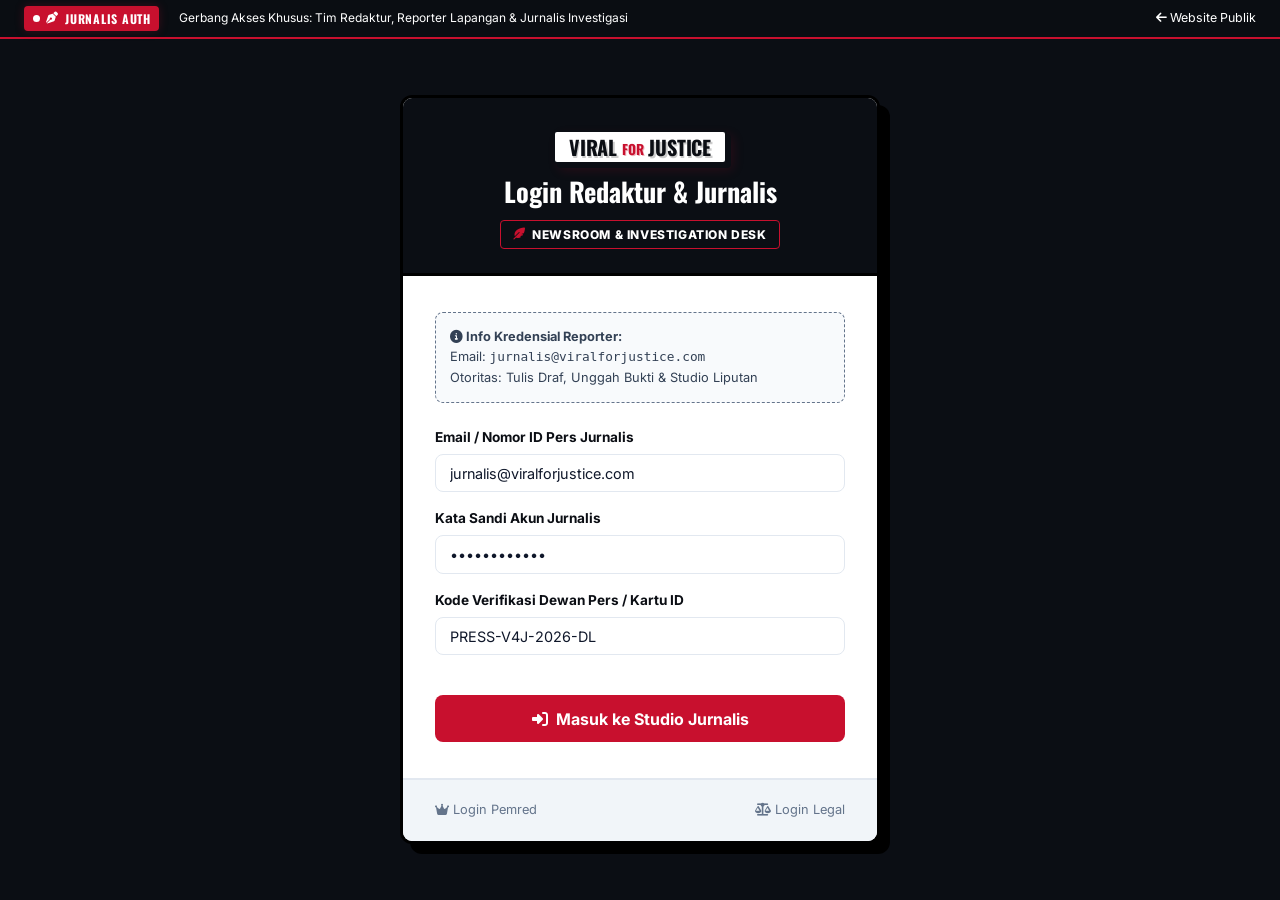
<file: login-jurnalis.html>
<!DOCTYPE html>
<html lang="id">
<head>
  <meta charset="UTF-8">
  <meta name="viewport" content="width=device-width, initial-scale=1.0">
  <title>Login Redaktur & Jurnalis - VIRAL FOR JUSTICE</title>
  
  <!-- Google Fonts -->
  <link rel="preconnect" href="https://fonts.googleapis.com">
  <link rel="preconnect" href="https://fonts.gstatic.com" crossorigin>
  <link href="https://fonts.googleapis.com/css2?family=Cabinet+Grotesk:wght@800;900&family=Inter:wght@400;500;600;700&family=Oswald:wght@600;700&family=Space+Grotesk:wght@700&family=JetBrains+Mono:wght@500;700&display=swap" rel="stylesheet">
  
  <!-- FontAwesome Icons -->
  <link rel="stylesheet" href="https://cdnjs.cloudflare.com/ajax/libs/font-awesome/6.5.1/css/all.min.css">
  
  <!-- Custom Stylesheet -->
  <link rel="stylesheet" href="style.css">
  <style>
    body {
      background-color: #0B0E14;
      min-height: 100vh;
      display: flex;
      flex-direction: column;
    }
    .auth-page-wrapper {
      flex: 1;
      display: flex;
      align-items: center;
      justify-content: center;
      padding: 2.5rem 1.25rem;
    }
    .auth-card {
      width: 100%;
      max-width: 480px;
      background: #FFFFFF;
      border: 3px solid #000000;
      border-radius: var(--radius-lg);
      box-shadow: 10px 10px 0px #000000;
      overflow: hidden;
    }
    .auth-header {
      background: #0B0E14;
      color: #FFFFFF;
      padding: 2rem 2rem 1.5rem;
      border-bottom: 3px solid #000000;
      text-align: center;
    }
    .auth-badge-role {
      display: inline-flex;
      align-items: center;
      gap: 0.4rem;
      background: #0B0E14;
      color: #FFFFFF;
      padding: 0.25rem 0.75rem;
      border-radius: 4px;
      font-size: 0.75rem;
      font-weight: 800;
      letter-spacing: 0.05em;
      margin-top: 0.75rem;
      border: 1px solid var(--color-crimson);
    }
    .auth-body {
      padding: 2.25rem 2rem;
    }
    .auth-demo-hint {
      background: #F8FAFC;
      border: 1.5px dashed #64748B;
      border-radius: var(--radius-md);
      padding: 0.85rem;
      margin-bottom: 1.5rem;
      font-size: 0.8rem;
      color: #334155;
    }
    .auth-footer {
      border-top: 2px solid var(--color-light-border);
      padding: 1.25rem 2rem;
      background: var(--color-gray-100);
      display: flex;
      justify-content: space-between;
      align-items: center;
      font-size: 0.8rem;
    }
  </style>
</head>
<body>

  <!-- Topbar -->
  <div class="top-bar">
    <div class="container top-bar-content">
      <div class="breaking-badge">
        <span class="live-pulse"></span>
        <i class="fa-solid fa-pen-nib"></i> JURNALIS AUTH
      </div>
      <div class="ticker-wrapper">
        <span class="text-xs text-white">Gerbang Akses Khusus: Tim Redaktur, Reporter Lapangan & Jurnalis Investigasi</span>
      </div>
      <div class="top-bar-actions">
        <a href="index.html" style="color: #FFFFFF;"><i class="fa-solid fa-arrow-left"></i> Website Publik</a>
      </div>
    </div>
  </div>

  <div class="auth-page-wrapper">
    <div class="auth-card">
      
      <!-- Card Header -->
      <div class="auth-header">
        <div class="logo-box-3d small-logo" style="display: inline-flex; margin-bottom: 0.75rem;">
          <div class="logo-text">
            <span class="word-viral">VIRAL</span>
            <span class="word-for">FOR</span>
            <span class="word-justice">JUSTICE</span>
          </div>
        </div>
        <h2 style="font-family: var(--font-heading); font-size: 1.65rem; line-height: 1.2;">
          Login Redaktur & Jurnalis
        </h2>
        <div class="auth-badge-role">
          <i class="fa-solid fa-feather-pointed text-crimson"></i> NEWSROOM & INVESTIGATION DESK
        </div>
      </div>

      <!-- Card Body -->
      <div class="auth-body">
        
        <div class="auth-demo-hint">
          <strong><i class="fa-solid fa-circle-info"></i> Info Kredensial Reporter:</strong><br>
          Email: <code>jurnalis@viralforjustice.com</code><br>
          Otoritas: Tulis Draf, Unggah Bukti & Studio Liputan
        </div>

        <form id="jurnalisLoginForm" onsubmit="handleJurnalisLogin(event)">
          <div class="form-group">
            <label for="jEmail">Email / Nomor ID Pers Jurnalis</label>
            <input type="email" id="jEmail" class="form-control" value="jurnalis@viralforjustice.com" required placeholder="reporter@viralforjustice.com">
          </div>

          <div class="form-group">
            <label for="jPassword">Kata Sandi Akun Jurnalis</label>
            <input type="password" id="jPassword" class="form-control" value="••••••••••••" required>
          </div>

          <div class="form-group">
            <label for="jPressCode">Kode Verifikasi Dewan Pers / Kartu ID</label>
            <input type="text" id="jPressCode" class="form-control font-mono" value="PRESS-V4J-2026-DL" required>
          </div>

          <button type="submit" class="btn btn-crimson btn-block" style="padding: 0.85rem; font-size: 1rem; margin-top: 1.5rem;">
            <i class="fa-solid fa-right-to-bracket"></i> Masuk ke Studio Jurnalis
          </button>
        </form>

      </div>

      <!-- Card Footer -->
      <div class="auth-footer">
        <a href="login-pemred.html" class="text-muted"><i class="fa-solid fa-crown"></i> Login Pemred</a>
        <a href="login-legal.html" class="text-muted"><i class="fa-solid fa-scale-balanced"></i> Login Legal</a>
      </div>

    </div>
  </div>

  <div id="toastContainer" class="toast-container"></div>

  <script src="app.js"></script>
  <script>
    function handleJurnalisLogin(e) {
      e.preventDefault();
      showToast('✍️ Otentikasi Jurnalis Berhasil! Mengalihkan ke Meja Liputan...');
      setTimeout(() => {
        window.location.href = 'jurnalis.html';
      }, 800);
    }
  </script>
</body>
</html>
</file>
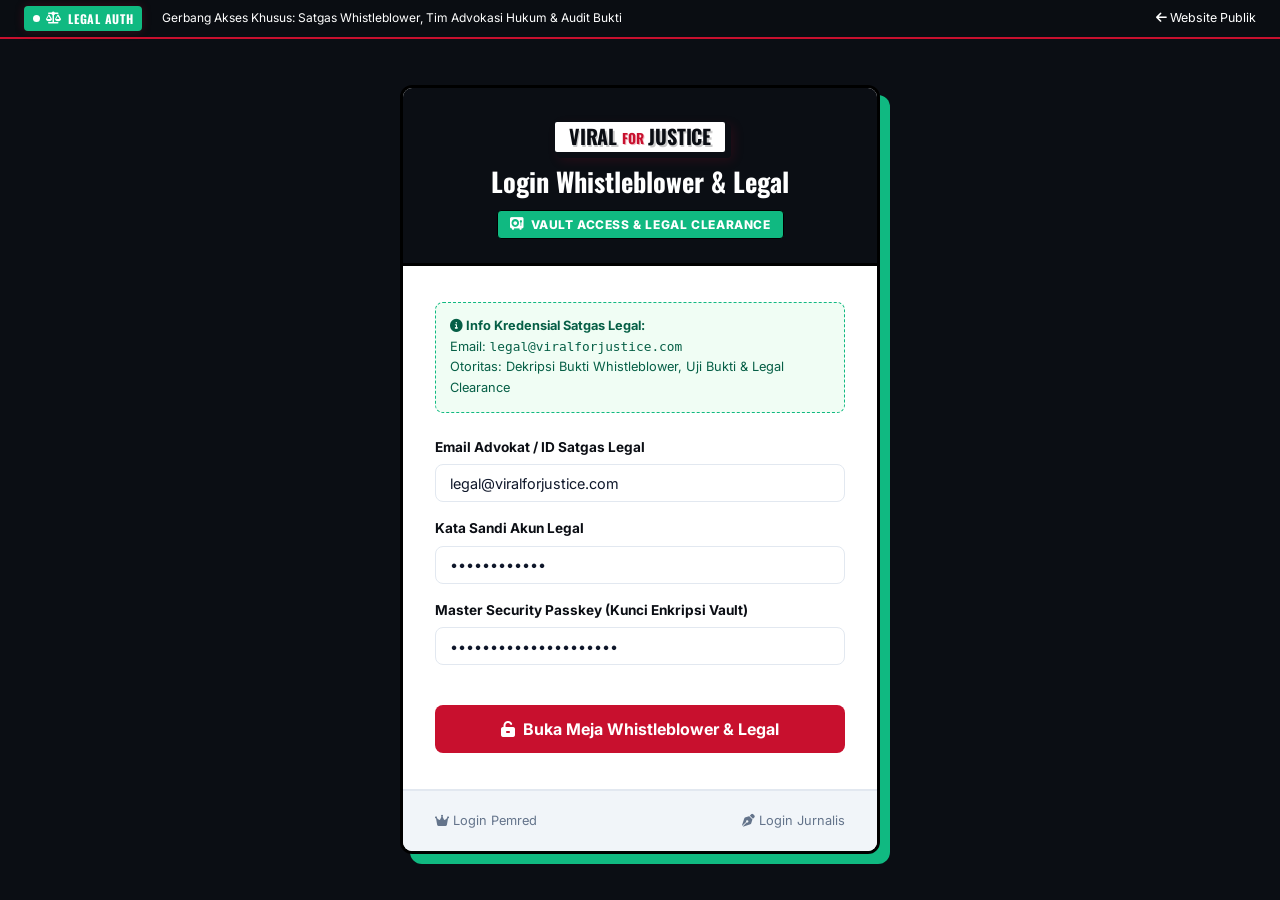
<file: login-legal.html>
<!DOCTYPE html>
<html lang="id">
<head>
  <meta charset="UTF-8">
  <meta name="viewport" content="width=device-width, initial-scale=1.0">
  <title>Login Satgas Whistleblower & Legal - VIRAL FOR JUSTICE</title>
  
  <!-- Google Fonts -->
  <link rel="preconnect" href="https://fonts.googleapis.com">
  <link rel="preconnect" href="https://fonts.gstatic.com" crossorigin>
  <link href="https://fonts.googleapis.com/css2?family=Cabinet+Grotesk:wght@800;900&family=Inter:wght@400;500;600;700&family=Oswald:wght@600;700&family=Space+Grotesk:wght@700&family=JetBrains+Mono:wght@500;700&display=swap" rel="stylesheet">
  
  <!-- FontAwesome Icons -->
  <link rel="stylesheet" href="https://cdnjs.cloudflare.com/ajax/libs/font-awesome/6.5.1/css/all.min.css">
  
  <!-- Custom Stylesheet -->
  <link rel="stylesheet" href="style.css">
  <style>
    body {
      background-color: #0B0E14;
      min-height: 100vh;
      display: flex;
      flex-direction: column;
    }
    .auth-page-wrapper {
      flex: 1;
      display: flex;
      align-items: center;
      justify-content: center;
      padding: 2.5rem 1.25rem;
    }
    .auth-card {
      width: 100%;
      max-width: 480px;
      background: #FFFFFF;
      border: 3px solid #000000;
      border-radius: var(--radius-lg);
      box-shadow: 10px 10px 0px #10B981;
      overflow: hidden;
    }
    .auth-header {
      background: #0B0E14;
      color: #FFFFFF;
      padding: 2rem 2rem 1.5rem;
      border-bottom: 3px solid #000000;
      text-align: center;
    }
    .auth-badge-role {
      display: inline-flex;
      align-items: center;
      gap: 0.4rem;
      background: #10B981;
      color: #FFFFFF;
      padding: 0.25rem 0.75rem;
      border-radius: 4px;
      font-size: 0.75rem;
      font-weight: 800;
      letter-spacing: 0.05em;
      margin-top: 0.75rem;
      border: 1px solid #000000;
    }
    .auth-body {
      padding: 2.25rem 2rem;
    }
    .auth-demo-hint {
      background: #F0FDF4;
      border: 1.5px dashed #10B981;
      border-radius: var(--radius-md);
      padding: 0.85rem;
      margin-bottom: 1.5rem;
      font-size: 0.8rem;
      color: #065F46;
    }
    .auth-footer {
      border-top: 2px solid var(--color-light-border);
      padding: 1.25rem 2rem;
      background: var(--color-gray-100);
      display: flex;
      justify-content: space-between;
      align-items: center;
      font-size: 0.8rem;
    }
  </style>
</head>
<body>

  <!-- Topbar -->
  <div class="top-bar">
    <div class="container top-bar-content">
      <div class="breaking-badge" style="background: #10B981;">
        <span class="live-pulse"></span>
        <i class="fa-solid fa-scale-balanced"></i> LEGAL AUTH
      </div>
      <div class="ticker-wrapper">
        <span class="text-xs text-white">Gerbang Akses Khusus: Satgas Whistleblower, Tim Advokasi Hukum & Audit Bukti</span>
      </div>
      <div class="top-bar-actions">
        <a href="index.html" style="color: #FFFFFF;"><i class="fa-solid fa-arrow-left"></i> Website Publik</a>
      </div>
    </div>
  </div>

  <div class="auth-page-wrapper">
    <div class="auth-card">
      
      <!-- Card Header -->
      <div class="auth-header">
        <div class="logo-box-3d small-logo" style="display: inline-flex; margin-bottom: 0.75rem;">
          <div class="logo-text">
            <span class="word-viral">VIRAL</span>
            <span class="word-for">FOR</span>
            <span class="word-justice">JUSTICE</span>
          </div>
        </div>
        <h2 style="font-family: var(--font-heading); font-size: 1.65rem; line-height: 1.2;">
          Login Whistleblower & Legal
        </h2>
        <div class="auth-badge-role">
          <i class="fa-solid fa-vault"></i> VAULT ACCESS & LEGAL CLEARANCE
        </div>
      </div>

      <!-- Card Body -->
      <div class="auth-body">
        
        <div class="auth-demo-hint">
          <strong><i class="fa-solid fa-circle-info"></i> Info Kredensial Satgas Legal:</strong><br>
          Email: <code>legal@viralforjustice.com</code><br>
          Otoritas: Dekripsi Bukti Whistleblower, Uji Bukti & Legal Clearance
        </div>

        <form id="legalLoginForm" onsubmit="handleLegalLogin(event)">
          <div class="form-group">
            <label for="lEmail">Email Advokat / ID Satgas Legal</label>
            <input type="email" id="lEmail" class="form-control" value="legal@viralforjustice.com" required placeholder="legal@viralforjustice.com">
          </div>

          <div class="form-group">
            <label for="lPassword">Kata Sandi Akun Legal</label>
            <input type="password" id="lPassword" class="form-control" value="••••••••••••" required>
          </div>

          <div class="form-group">
            <label for="lMasterKey">Master Security Passkey (Kunci Enkripsi Vault)</label>
            <input type="password" id="lMasterKey" class="form-control font-mono" value="VAULT-MASTER-KEY-2026" required>
          </div>

          <button type="submit" class="btn btn-crimson btn-block" style="padding: 0.85rem; font-size: 1rem; margin-top: 1.5rem;">
            <i class="fa-solid fa-unlock-keyhole"></i> Buka Meja Whistleblower & Legal
          </button>
        </form>

      </div>

      <!-- Card Footer -->
      <div class="auth-footer">
        <a href="login-pemred.html" class="text-muted"><i class="fa-solid fa-crown"></i> Login Pemred</a>
        <a href="login-jurnalis.html" class="text-muted"><i class="fa-solid fa-pen-nib"></i> Login Jurnalis</a>
      </div>

    </div>
  </div>

  <div id="toastContainer" class="toast-container"></div>

  <script src="app.js"></script>
  <script>
    function handleLegalLogin(e) {
      e.preventDefault();
      showToast('⚖️ Kunci Enkripsi Vault Valid! Membuka Meja Kerja Satgas Legal...');
      setTimeout(() => {
        window.location.href = 'legal.html';
      }, 800);
    }
  </script>
</body>
</html>
</file>
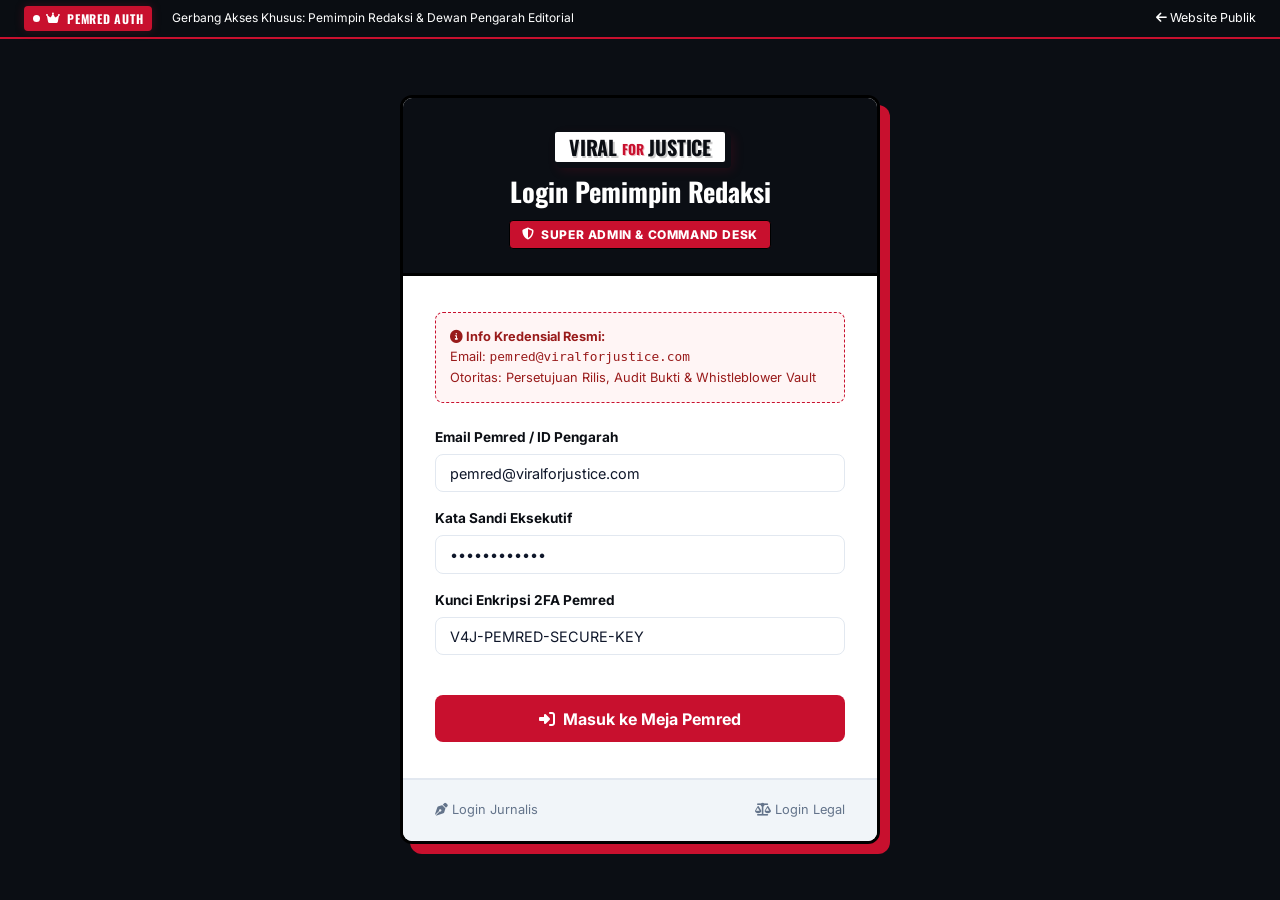
<file: login-pemred.html>
<!DOCTYPE html>
<html lang="id">
<head>
  <meta charset="UTF-8">
  <meta name="viewport" content="width=device-width, initial-scale=1.0">
  <title>Login Pemimpin Redaksi (Super Admin) - VIRAL FOR JUSTICE</title>
  
  <!-- Google Fonts -->
  <link rel="preconnect" href="https://fonts.googleapis.com">
  <link rel="preconnect" href="https://fonts.gstatic.com" crossorigin>
  <link href="https://fonts.googleapis.com/css2?family=Cabinet+Grotesk:wght@800;900&family=Inter:wght@400;500;600;700&family=Oswald:wght@600;700&family=Space+Grotesk:wght@700&family=JetBrains+Mono:wght@500;700&display=swap" rel="stylesheet">
  
  <!-- FontAwesome Icons -->
  <link rel="stylesheet" href="https://cdnjs.cloudflare.com/ajax/libs/font-awesome/6.5.1/css/all.min.css">
  
  <!-- Custom Stylesheet -->
  <link rel="stylesheet" href="style.css">
  <style>
    body {
      background-color: #0B0E14;
      min-height: 100vh;
      display: flex;
      flex-direction: column;
    }
    .auth-page-wrapper {
      flex: 1;
      display: flex;
      align-items: center;
      justify-content: center;
      padding: 2.5rem 1.25rem;
    }
    .auth-card {
      width: 100%;
      max-width: 480px;
      background: #FFFFFF;
      border: 3px solid #000000;
      border-radius: var(--radius-lg);
      box-shadow: 10px 10px 0px var(--color-crimson);
      overflow: hidden;
    }
    .auth-header {
      background: #0B0E14;
      color: #FFFFFF;
      padding: 2rem 2rem 1.5rem;
      border-bottom: 3px solid #000000;
      text-align: center;
    }
    .auth-badge-role {
      display: inline-flex;
      align-items: center;
      gap: 0.4rem;
      background: var(--color-crimson);
      color: #FFFFFF;
      padding: 0.25rem 0.75rem;
      border-radius: 4px;
      font-size: 0.75rem;
      font-weight: 800;
      letter-spacing: 0.05em;
      margin-top: 0.75rem;
      border: 1px solid #000000;
    }
    .auth-body {
      padding: 2.25rem 2rem;
    }
    .auth-demo-hint {
      background: #FFF5F5;
      border: 1.5px dashed var(--color-crimson);
      border-radius: var(--radius-md);
      padding: 0.85rem;
      margin-bottom: 1.5rem;
      font-size: 0.8rem;
      color: #991B1B;
    }
    .auth-footer {
      border-top: 2px solid var(--color-light-border);
      padding: 1.25rem 2rem;
      background: var(--color-gray-100);
      display: flex;
      justify-content: space-between;
      align-items: center;
      font-size: 0.8rem;
    }
  </style>
</head>
<body>

  <!-- Topbar -->
  <div class="top-bar">
    <div class="container top-bar-content">
      <div class="breaking-badge">
        <span class="live-pulse"></span>
        <i class="fa-solid fa-crown"></i> PEMRED AUTH
      </div>
      <div class="ticker-wrapper">
        <span class="text-xs text-white">Gerbang Akses Khusus: Pemimpin Redaksi & Dewan Pengarah Editorial</span>
      </div>
      <div class="top-bar-actions">
        <a href="index.html" style="color: #FFFFFF;"><i class="fa-solid fa-arrow-left"></i> Website Publik</a>
      </div>
    </div>
  </div>

  <div class="auth-page-wrapper">
    <div class="auth-card">
      
      <!-- Card Header -->
      <div class="auth-header">
        <div class="logo-box-3d small-logo" style="display: inline-flex; margin-bottom: 0.75rem;">
          <div class="logo-text">
            <span class="word-viral">VIRAL</span>
            <span class="word-for">FOR</span>
            <span class="word-justice">JUSTICE</span>
          </div>
        </div>
        <h2 style="font-family: var(--font-heading); font-size: 1.65rem; line-height: 1.2;">
          Login Pemimpin Redaksi
        </h2>
        <div class="auth-badge-role">
          <i class="fa-solid fa-shield-halved"></i> SUPER ADMIN & COMMAND DESK
        </div>
      </div>

      <!-- Card Body -->
      <div class="auth-body">
        
        <div class="auth-demo-hint">
          <strong><i class="fa-solid fa-circle-info"></i> Info Kredensial Resmi:</strong><br>
          Email: <code>pemred@viralforjustice.com</code><br>
          Otoritas: Persetujuan Rilis, Audit Bukti & Whistleblower Vault
        </div>

        <form id="pemredLoginForm" onsubmit="handlePemredLogin(event)">
          <div class="form-group">
            <label for="pemredEmail">Email Pemred / ID Pengarah</label>
            <input type="email" id="pemredEmail" class="form-control" value="pemred@viralforjustice.com" required placeholder="nama@viralforjustice.com">
          </div>

          <div class="form-group">
            <label for="pemredPassword">Kata Sandi Eksekutif</label>
            <input type="password" id="pemredPassword" class="form-control" value="••••••••••••" required>
          </div>

          <div class="form-group">
            <label for="pemredKey">Kunci Enkripsi 2FA Pemred</label>
            <input type="text" id="pemredKey" class="form-control font-mono" value="V4J-PEMRED-SECURE-KEY" required>
          </div>

          <button type="submit" class="btn btn-crimson btn-block" style="padding: 0.85rem; font-size: 1rem; margin-top: 1.5rem;">
            <i class="fa-solid fa-right-to-bracket"></i> Masuk ke Meja Pemred
          </button>
        </form>

      </div>

      <!-- Card Footer -->
      <div class="auth-footer">
        <a href="login-jurnalis.html" class="text-muted"><i class="fa-solid fa-pen-nib"></i> Login Jurnalis</a>
        <a href="login-legal.html" class="text-muted"><i class="fa-solid fa-scale-balanced"></i> Login Legal</a>
      </div>

    </div>
  </div>

  <div id="toastContainer" class="toast-container"></div>

  <script src="app.js"></script>
  <script>
    function handlePemredLogin(e) {
      e.preventDefault();
      showToast('👑 Otentikasi Pemimpin Redaksi Berhasil! Mengalihkan ke Ruang Komando...');
      setTimeout(() => {
        window.location.href = 'pemred.html';
      }, 800);
    }
  </script>
</body>
</html>
</file>
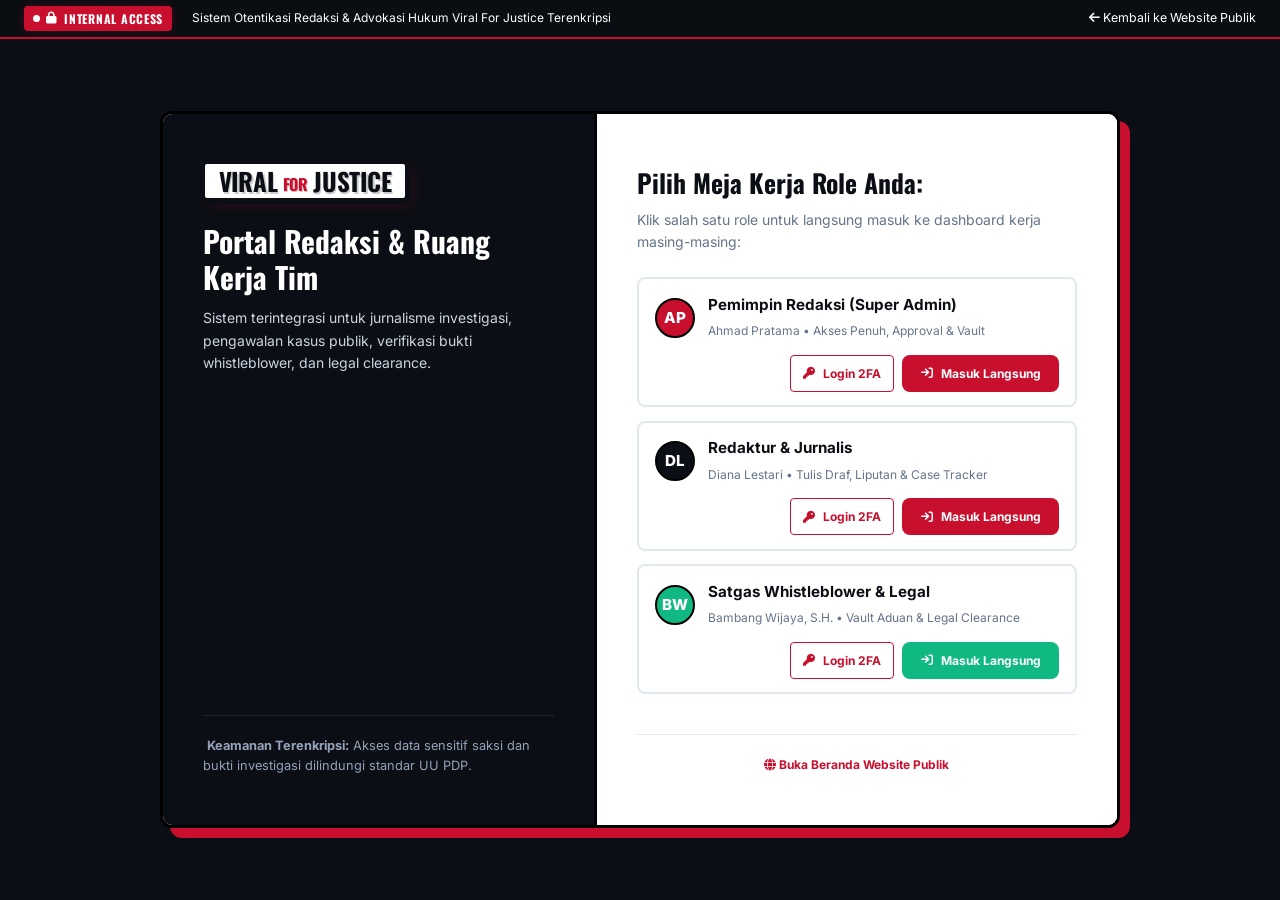
<file: login.html>
<!DOCTYPE html>
<html lang="id">
<head>
  <meta charset="UTF-8">
  <meta name="viewport" content="width=device-width, initial-scale=1.0">
  <title>Login Portal Redaksi & Office - VIRAL FOR JUSTICE</title>
  
  <!-- Google Fonts -->
  <link rel="preconnect" href="https://fonts.googleapis.com">
  <link rel="preconnect" href="https://fonts.gstatic.com" crossorigin>
  <link href="https://fonts.googleapis.com/css2?family=Cabinet+Grotesk:wght@800;900&family=Inter:wght@400;500;600;700&family=Oswald:wght@600;700&family=Space+Grotesk:wght@700&family=JetBrains+Mono:wght@500;700&display=swap" rel="stylesheet">
  
  <!-- FontAwesome Icons -->
  <link rel="stylesheet" href="https://cdnjs.cloudflare.com/ajax/libs/font-awesome/6.5.1/css/all.min.css">
  
  <!-- Custom Stylesheet -->
  <link rel="stylesheet" href="style.css">
  <style>
    body {
      background-color: #0B0E14;
      min-height: 100vh;
      display: flex;
      flex-direction: column;
    }
    .login-wrapper {
      flex: 1;
      display: flex;
      align-items: center;
      justify-content: center;
      padding: 2.5rem 1.25rem;
    }
    .login-card-container {
      width: 100%;
      max-width: 960px;
      display: grid;
      grid-template-columns: 1fr 1.2fr;
      background: #FFFFFF;
      border: 3px solid #000000;
      border-radius: var(--radius-lg);
      box-shadow: 10px 10px 0px var(--color-crimson);
      overflow: hidden;
    }
    .login-brand-side {
      background: #0B0E14;
      color: #FFFFFF;
      padding: 3rem 2.5rem;
      display: flex;
      flex-direction: column;
      justify-content: space-between;
      border-right: 3px solid #000000;
    }
    .login-form-side {
      padding: 3rem 2.5rem;
      background: #FFFFFF;
      display: flex;
      flex-direction: column;
      justify-content: center;
    }
    .role-select-grid {
      display: flex;
      flex-direction: column;
      gap: 0.85rem;
      margin: 1.5rem 0;
    }
    .role-login-card {
      border: 2px solid var(--color-light-border);
      border-radius: var(--radius-md);
      padding: 0.85rem 1rem;
      display: flex;
      align-items: center;
      justify-content: space-between;
      cursor: pointer;
      transition: var(--transition);
      text-decoration: none;
      color: var(--color-black);
    }
    .role-login-card:hover {
      border-color: var(--color-crimson);
      background: #FFF5F5;
      transform: translateX(4px);
      box-shadow: 3px 3px 0px #000000;
    }
    .rlc-left {
      display: flex;
      align-items: center;
      gap: 0.85rem;
    }
    .rlc-avatar {
      width: 40px;
      height: 40px;
      border-radius: 50%;
      color: #FFFFFF;
      display: flex;
      align-items: center;
      justify-content: center;
      font-weight: 800;
      font-size: 0.95rem;
      border: 2px solid #000000;
    }
    .rlc-info strong { font-size: 0.95rem; display: block; color: var(--color-black); }
    .rlc-info span { font-size: 0.75rem; color: var(--color-gray-500); }

    @media (max-width: 768px) {
      .login-card-container { grid-template-columns: 1fr; }
      .login-brand-side { padding: 2rem; border-right: none; border-bottom: 3px solid #000000; }
      .login-form-side { padding: 2rem; }
    }
  </style>
</head>
<body>

  <!-- Top Announcement -->
  <div class="top-bar">
    <div class="container top-bar-content">
      <div class="breaking-badge">
        <span class="live-pulse"></span>
        <i class="fa-solid fa-lock"></i> INTERNAL ACCESS
      </div>
      <div class="ticker-wrapper">
        <span class="text-xs text-white">Sistem Otentikasi Redaksi & Advokasi Hukum Viral For Justice Terenkripsi</span>
      </div>
      <div class="top-bar-actions">
        <a href="index.html" style="color: #FFFFFF;"><i class="fa-solid fa-arrow-left"></i> Kembali ke Website Publik</a>
      </div>
    </div>
  </div>

  <div class="login-wrapper">
    <div class="login-card-container">
      
      <!-- Brand & Information Side -->
      <div class="login-brand-side">
        <div>
          <div class="logo-box-3d" style="display: inline-flex; margin-bottom: 1.5rem;">
            <div class="logo-text">
              <span class="word-viral">VIRAL</span>
              <span class="word-for">FOR</span>
              <span class="word-justice">JUSTICE</span>
            </div>
          </div>
          <h2 style="font-family: var(--font-heading); font-size: 1.85rem; line-height: 1.2; margin-bottom: 0.75rem;">
            Portal Redaksi & Ruang Kerja Tim
          </h2>
          <p class="text-sm" style="color: #CBD5E1; line-height: 1.6;">
            Sistem terintegrasi untuk jurnalisme investigasi, pengawalan kasus publik, verifikasi bukti whistleblower, dan legal clearance.
          </p>
        </div>

        <div style="border-top: 1px solid #1E2433; padding-top: 1.25rem; font-size: 0.8rem; color: #94A3B8;">
          <i class="fa-solid fa-shield-check text-crimson"></i> <strong>Keamanan Terenkripsi:</strong> Akses data sensitif saksi dan bukti investigasi dilindungi standar UU PDP.
        </div>
      </div>

      <!-- Form & Role Desks Selection Side -->
      <div class="login-form-side">
        <h3 style="font-family: var(--font-heading); font-size: 1.6rem; color: #0B0E14; margin-bottom: 0.35rem;">
          Pilih Meja Kerja Role Anda:
        </h3>
        <p class="text-sm text-muted">Klik salah satu role untuk langsung masuk ke dashboard kerja masing-masing:</p>

        <div class="role-select-grid">
          
          <!-- Role 1: Pemred -->
          <div class="role-login-card" style="display: flex; flex-direction: column; gap: 0.75rem; align-items: stretch;">
            <div style="display: flex; justify-content: space-between; align-items: center;">
              <div class="rlc-left">
                <div class="rlc-avatar" style="background: var(--color-crimson);">AP</div>
                <div class="rlc-info">
                  <strong>Pemimpin Redaksi (Super Admin)</strong>
                  <span>Ahmad Pratama • Akses Penuh, Approval & Vault</span>
                </div>
              </div>
            </div>
            <div style="display: flex; gap: 0.5rem; justify-content: flex-end;">
              <a href="login-pemred.html" class="btn btn-sm-outline" style="font-size: 0.75rem;"><i class="fa-solid fa-key"></i> Login 2FA</a>
              <a href="pemred.html" class="btn btn-crimson btn-sm" style="font-size: 0.75rem;"><i class="fa-solid fa-arrow-right-to-bracket"></i> Masuk Langsung</a>
            </div>
          </div>

          <!-- Role 2: Jurnalis -->
          <div class="role-login-card" style="display: flex; flex-direction: column; gap: 0.75rem; align-items: stretch;">
            <div style="display: flex; justify-content: space-between; align-items: center;">
              <div class="rlc-left">
                <div class="rlc-avatar" style="background: #0B0E14;">DL</div>
                <div class="rlc-info">
                  <strong>Redaktur & Jurnalis</strong>
                  <span>Diana Lestari • Tulis Draf, Liputan & Case Tracker</span>
                </div>
              </div>
            </div>
            <div style="display: flex; gap: 0.5rem; justify-content: flex-end;">
              <a href="login-jurnalis.html" class="btn btn-sm-outline" style="font-size: 0.75rem;"><i class="fa-solid fa-key"></i> Login 2FA</a>
              <a href="jurnalis.html" class="btn btn-crimson btn-sm" style="font-size: 0.75rem;"><i class="fa-solid fa-arrow-right-to-bracket"></i> Masuk Langsung</a>
            </div>
          </div>

          <!-- Role 3: Legal & Whistleblower -->
          <div class="role-login-card" style="display: flex; flex-direction: column; gap: 0.75rem; align-items: stretch;">
            <div style="display: flex; justify-content: space-between; align-items: center;">
              <div class="rlc-left">
                <div class="rlc-avatar" style="background: #10B981;">BW</div>
                <div class="rlc-info">
                  <strong>Satgas Whistleblower & Legal</strong>
                  <span>Bambang Wijaya, S.H. • Vault Aduan & Legal Clearance</span>
                </div>
              </div>
            </div>
            <div style="display: flex; gap: 0.5rem; justify-content: flex-end;">
              <a href="login-legal.html" class="btn btn-sm-outline" style="font-size: 0.75rem;"><i class="fa-solid fa-key"></i> Login 2FA</a>
              <a href="legal.html" class="btn btn-crimson btn-sm" style="font-size: 0.75rem; background: #10B981; border-color: #10B981;"><i class="fa-solid fa-arrow-right-to-bracket"></i> Masuk Langsung</a>
            </div>
          </div>

        </div>

        <div style="margin-top: 1rem; text-align: center; border-top: 1px solid var(--color-light-border); padding-top: 1rem;">
          <a href="index.html" class="text-xs font-bold text-crimson"><i class="fa-solid fa-globe"></i> Buka Beranda Website Publik</a>
        </div>
      </div>

    </div>
  </div>

</body>
</html>
</file>
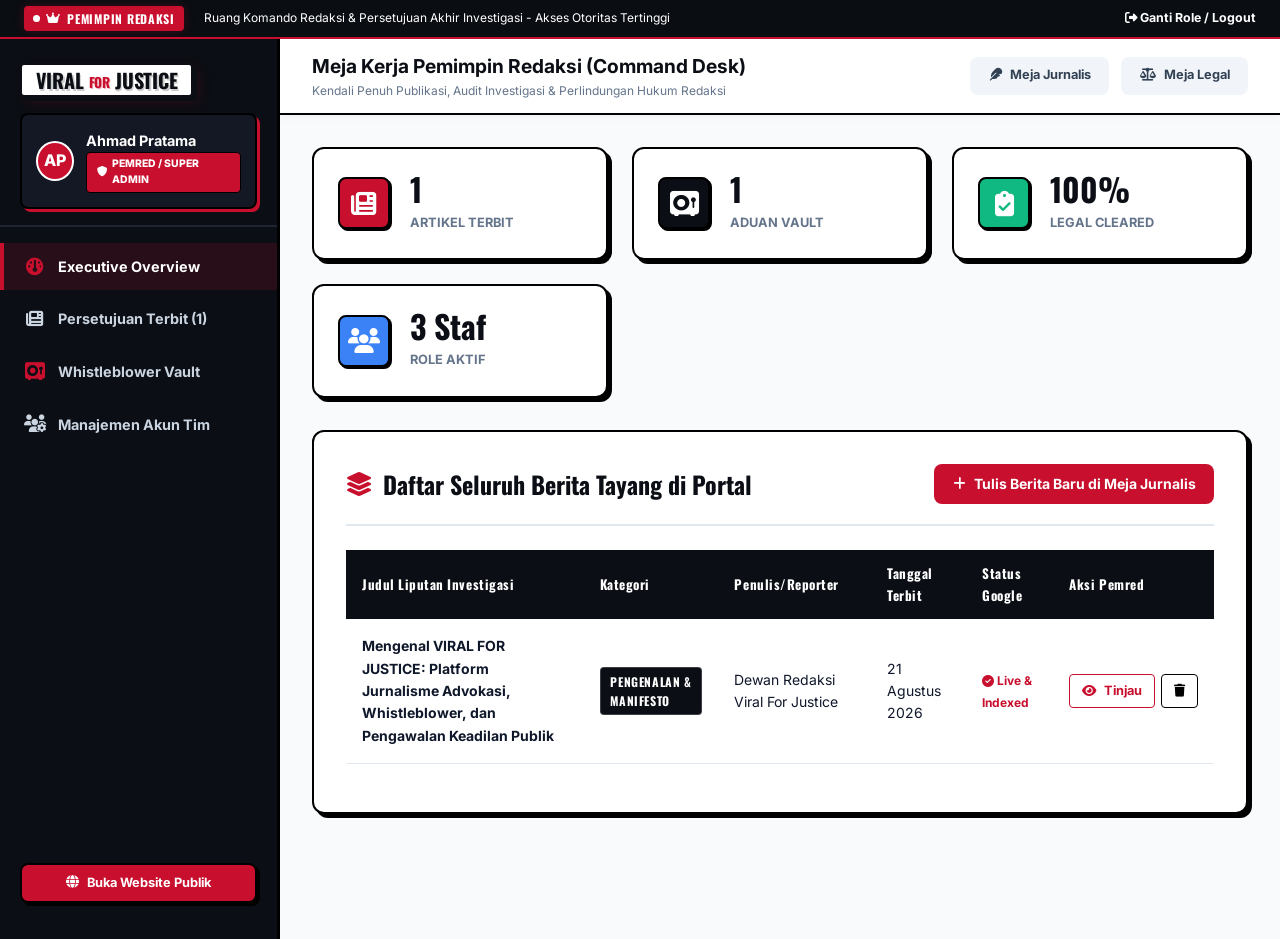
<file: pemred.html>
<!DOCTYPE html>
<html lang="id">
<head>
  <meta charset="UTF-8">
  <meta name="viewport" content="width=device-width, initial-scale=1.0">
  <title>Meja Kerja Pemimpin Redaksi - VIRAL FOR JUSTICE</title>
  
  <!-- Google Fonts -->
  <link rel="preconnect" href="https://fonts.googleapis.com">
  <link rel="preconnect" href="https://fonts.gstatic.com" crossorigin>
  <link href="https://fonts.googleapis.com/css2?family=Cabinet+Grotesk:wght@800;900&family=Inter:wght@400;500;600;700&family=Oswald:wght@600;700&family=Space+Grotesk:wght@700&family=JetBrains+Mono:wght@500;700&display=swap" rel="stylesheet">
  
  <!-- FontAwesome Icons -->
  <link rel="stylesheet" href="https://cdnjs.cloudflare.com/ajax/libs/font-awesome/6.5.1/css/all.min.css">
  
  <!-- Custom Stylesheet -->
  <link rel="stylesheet" href="style.css">
  <style>
    body { background-color: var(--color-light-bg); color: var(--color-gray-900); }
    .dashboard-layout { display: flex; min-height: 100vh; }
    
    /* Dedicated Sidebar Theme */
    .dash-sidebar {
      width: 280px;
      background: #0B0E14;
      border-right: 3px solid #000000;
      color: #FFFFFF;
      display: flex;
      flex-direction: column;
      flex-shrink: 0;
    }
    .dash-sidebar-header {
      padding: 1.5rem 1.25rem 1rem;
      border-bottom: 2px solid #1E2433;
    }
    .user-card {
      background: #141824;
      border: 2px solid #000000;
      border-radius: var(--radius-md);
      padding: 0.85rem;
      margin-top: 1rem;
      display: flex;
      align-items: center;
      gap: 0.75rem;
      box-shadow: 3px 3px 0px var(--color-crimson);
    }
    .user-avatar {
      width: 40px;
      height: 40px;
      border-radius: 50%;
      background: var(--color-crimson);
      color: #FFFFFF;
      font-weight: 800;
      display: flex;
      align-items: center;
      justify-content: center;
      border: 2px solid #FFFFFF;
    }
    .dash-nav {
      padding: 1rem 0;
      display: flex;
      flex-direction: column;
      gap: 0.35rem;
      flex: 1;
    }
    .dash-nav-item {
      display: flex;
      align-items: center;
      gap: 0.75rem;
      padding: 0.75rem 1.25rem;
      color: #CBD5E1;
      font-weight: 700;
      font-size: 0.9rem;
      cursor: pointer;
      transition: var(--transition);
      border-left: 4px solid transparent;
      text-decoration: none;
    }
    .dash-nav-item:hover, .dash-nav-item.active {
      color: #FFFFFF;
      background: rgba(200, 16, 46, 0.15);
      border-left-color: var(--color-crimson);
    }
    .dash-nav-item i { width: 22px; font-size: 1.1rem; text-align: center; }
    
    /* Main Content Area */
    .dash-main { flex: 1; display: flex; flex-direction: column; overflow-x: hidden; }
    .dash-topbar {
      background: #FFFFFF;
      border-bottom: 2px solid #000000;
      padding: 0.75rem 2rem;
      display: flex;
      align-items: center;
      justify-content: space-between;
      box-shadow: 0 2px 8px rgba(0,0,0,0.05);
    }
    .dash-body { padding: 2rem; max-width: 1320px; width: 100%; margin: 0 auto; }
    
    /* Dashboard KPI Grid */
    .kpi-grid {
      display: grid;
      grid-template-columns: repeat(auto-fit, minmax(240px, 1fr));
      gap: 1.5rem;
      margin-bottom: 2rem;
    }
    .kpi-card {
      background: #FFFFFF;
      border: 2px solid #000000;
      border-radius: var(--radius-lg);
      padding: 1.5rem;
      box-shadow: var(--shadow-3d);
      display: flex;
      align-items: center;
      gap: 1.25rem;
      transition: var(--transition);
    }
    .kpi-card:hover {
      transform: translateY(-2px);
      box-shadow: 6px 6px 0px var(--color-crimson);
    }
    .kpi-icon {
      width: 52px;
      height: 52px;
      border-radius: var(--radius-md);
      display: flex;
      align-items: center;
      justify-content: center;
      font-size: 1.6rem;
      color: #FFFFFF;
      border: 2px solid #000000;
      box-shadow: 2px 2px 0px #000000;
    }
    .kpi-info h3 { font-family: var(--font-heading); font-size: 2rem; font-weight: 800; line-height: 1; margin-bottom: 0.25rem; color: #0B0E14; }
    .kpi-info span { font-size: 0.8rem; font-weight: 700; color: var(--color-gray-500); text-transform: uppercase; }

    /* Content Cards */
    .white-card {
      background: #FFFFFF;
      border: 2px solid #000000;
      border-radius: var(--radius-lg);
      padding: 2rem;
      margin-bottom: 2rem;
      box-shadow: var(--shadow-3d);
    }
    .card-header-flex {
      display: flex;
      justify-content: space-between;
      align-items: center;
      padding-bottom: 1.25rem;
      border-bottom: 2px solid var(--color-light-border);
      margin-bottom: 1.5rem;
      flex-wrap: wrap;
      gap: 1rem;
    }
    .card-header-flex h2 {
      font-family: var(--font-heading);
      font-size: 1.5rem;
      font-weight: 800;
      color: var(--color-black);
      display: flex;
      align-items: center;
      gap: 0.6rem;
    }

    /* Red Table Theme */
    .dash-table { width: 100%; border-collapse: collapse; }
    .dash-table th { background: #0B0E14; color: #FFFFFF; padding: 0.85rem 1rem; font-size: 0.825rem; text-align: left; font-family: var(--font-heading); letter-spacing: 0.04em; }
    .dash-table td { padding: 1rem; border-bottom: 1px solid var(--color-light-border); font-size: 0.875rem; vertical-align: middle; }
    .dash-table tr:hover td { background: #FFF5F5; }

    .role-badge-pill {
      background: var(--color-crimson);
      color: #FFFFFF;
      padding: 0.2rem 0.6rem;
      border-radius: 4px;
      font-size: 0.75rem;
      font-weight: 800;
      display: inline-flex;
      align-items: center;
      gap: 0.3rem;
      border: 1px solid #000000;
    }
  </style>
</head>
<body>

  <!-- Top Announcement -->
  <div class="top-bar">
    <div class="container top-bar-content">
      <div class="breaking-badge">
        <span class="live-pulse"></span>
        <i class="fa-solid fa-crown"></i> PEMIMPIN REDAKSI
      </div>
      <div class="ticker-wrapper">
        <span class="text-xs text-white">Ruang Komando Redaksi & Persetujuan Akhir Investigasi - Akses Otoritas Tertinggi</span>
      </div>
      <div class="top-bar-actions" style="display: flex; gap: 1rem;">
        <a href="login.html" style="color: #FFFFFF; font-weight: 700;"><i class="fa-solid fa-right-from-bracket"></i> Ganti Role / Logout</a>
      </div>
    </div>
  </div>

  <div class="dashboard-layout">
    
    <!-- Sidebar -->
    <aside class="dash-sidebar">
      <div class="dash-sidebar-header">
        <a href="index.html" class="brand-logo" title="Viral For Justice">
          <div class="logo-box-3d small-logo">
            <div class="logo-text">
              <span class="word-viral">VIRAL</span>
              <span class="word-for">FOR</span>
              <span class="word-justice">JUSTICE</span>
            </div>
          </div>
        </a>

        <!-- Current User Profile -->
        <div class="user-card">
          <div class="user-avatar">AP</div>
          <div>
            <strong style="font-size: 0.9rem; display: block; color: #FFFFFF;">Ahmad Pratama</strong>
            <span class="role-badge-pill" style="font-size: 0.65rem;"><i class="fa-solid fa-shield"></i> PEMRED / SUPER ADMIN</span>
          </div>
        </div>
      </div>

      <nav class="dash-nav">
        <div class="dash-nav-item active" onclick="switchPemredTab('overviewTab')">
          <i class="fa-solid fa-gauge text-crimson"></i> <span>Executive Overview</span>
        </div>
        <div class="dash-nav-item" onclick="switchPemredTab('publishQueueTab')">
          <i class="fa-solid fa-newspaper"></i> <span>Persetujuan Terbit (<span id="countPendingApproval">1</span>)</span>
        </div>
        <div class="dash-nav-item" onclick="switchPemredTab('vaultTab')">
          <i class="fa-solid fa-vault text-crimson"></i> <span>Whistleblower Vault</span>
        </div>
        <div class="dash-nav-item" onclick="switchPemredTab('teamTab')">
          <i class="fa-solid fa-users-gear"></i> <span>Manajemen Akun Tim</span>
        </div>

        <div style="margin-top: auto; padding: 1.25rem;">
          <a href="index.html" target="_blank" class="btn btn-report btn-block" style="font-size: 0.8rem;">
            <i class="fa-solid fa-globe"></i> Buka Website Publik
          </a>
        </div>
      </nav>
    </aside>

    <!-- Main Content Area -->
    <main class="dash-main">
      
      <!-- Topbar -->
      <div class="dash-topbar">
        <div>
          <strong style="font-size: 1.2rem; color: #0B0E14;">Meja Kerja Pemimpin Redaksi (Command Desk)</strong>
          <p class="text-xs text-muted">Kendali Penuh Publikasi, Audit Investigasi & Perlindungan Hukum Redaksi</p>
        </div>
        <div style="display: flex; gap: 0.75rem;">
          <a href="jurnalis.html" class="btn btn-secondary" style="font-size: 0.8rem;"><i class="fa-solid fa-feather"></i> Meja Jurnalis</a>
          <a href="legal.html" class="btn btn-secondary" style="font-size: 0.8rem;"><i class="fa-solid fa-scale-balanced"></i> Meja Legal</a>
        </div>
      </div>

      <div class="dash-body">
        
        <!-- KPI Summary Cards -->
        <div class="kpi-grid">
          <div class="kpi-card">
            <div class="kpi-icon bg-crimson"><i class="fa-solid fa-newspaper"></i></div>
            <div class="kpi-info">
              <h3 id="pemredArticleCount">1</h3>
              <span>Artikel Terbit</span>
            </div>
          </div>

          <div class="kpi-card">
            <div class="kpi-icon bg-black"><i class="fa-solid fa-vault"></i></div>
            <div class="kpi-info">
              <h3 id="pemredVaultCount">1</h3>
              <span>Aduan Vault</span>
            </div>
          </div>

          <div class="kpi-card">
            <div class="kpi-icon" style="background: #10B981;"><i class="fa-solid fa-clipboard-check"></i></div>
            <div class="kpi-info">
              <h3>100%</h3>
              <span>Legal Cleared</span>
            </div>
          </div>

          <div class="kpi-card">
            <div class="kpi-icon" style="background: #3B82F6;"><i class="fa-solid fa-users"></i></div>
            <div class="kpi-info">
              <h3>3 Staf</h3>
              <span>Role Aktif</span>
            </div>
          </div>
        </div>

        <!-- TAB 1: Executive Overview -->
        <div id="overviewTab" class="pemred-tab-content">
          <div class="white-card">
            <div class="card-header-flex">
              <h2><i class="fa-solid fa-layer-group text-crimson"></i> Daftar Seluruh Berita Tayang di Portal</h2>
              <a href="jurnalis.html" class="btn btn-crimson"><i class="fa-solid fa-plus"></i> Tulis Berita Baru di Meja Jurnalis</a>
            </div>

            <div class="table-responsive">
              <table class="dash-table">
                <thead>
                  <tr>
                    <th>Judul Liputan Investigasi</th>
                    <th>Kategori</th>
                    <th>Penulis/Reporter</th>
                    <th>Tanggal Terbit</th>
                    <th>Status Google</th>
                    <th>Aksi Pemred</th>
                  </tr>
                </thead>
                <tbody id="pemredArticlesTable">
                  <!-- Injected via JS -->
                </tbody>
              </table>
            </div>
          </div>
        </div>

        <!-- TAB 2: Publish Approval Queue -->
        <div id="publishQueueTab" class="pemred-tab-content hidden">
          <div class="white-card">
            <div class="card-header-flex">
              <h2><i class="fa-solid fa-clipboard-check text-crimson"></i> Antrean Draf Menunggu Persetujuan Terbit</h2>
              <span class="badge-tag badge-red">Otoritas Rilis Pemred</span>
            </div>
            <p class="text-sm text-muted mb-4">Setiap draf tulisan reporter yang telah mendapat <em>Legal Clearance</em> dapat langsung disetujui untuk tayang ke publik.</p>

            <div class="table-responsive">
              <table class="dash-table">
                <thead>
                  <tr>
                    <th>Judul Draf Berita</th>
                    <th>Penulis</th>
                    <th>Legal Clearance</th>
                    <th>Aksi Rilis Pemred</th>
                  </tr>
                </thead>
                <tbody id="pemredApprovalTable">
                  <!-- Injected via JS -->
                </tbody>
              </table>
            </div>
          </div>
        </div>

        <!-- TAB 3: Whistleblower Vault -->
        <div id="vaultTab" class="pemred-tab-content hidden">
          <div class="white-card">
            <div class="card-header-flex">
              <h2><i class="fa-solid fa-vault text-crimson"></i> Whistleblower Encrypted Vault (Akses Pemred)</h2>
              <span class="badge-tag badge-black"><i class="fa-solid fa-lock-open"></i> Akses Rahasia Terbuka</span>
            </div>

            <div class="table-responsive">
              <table class="dash-table">
                <thead>
                  <tr>
                    <th>Kode Tiket</th>
                    <th>Judul Dugaan Kasus</th>
                    <th>Kategori</th>
                    <th>Status Investigasi</th>
                    <th>Waktu Masuk</th>
                    <th>Aksi Pemred</th>
                  </tr>
                </thead>
                <tbody id="pemredVaultTable">
                  <!-- Injected via JS -->
                </tbody>
              </table>
            </div>
          </div>
        </div>

        <!-- TAB 4: Team Management -->
        <div id="teamTab" class="pemred-tab-content hidden">
          <div class="white-card">
            <div class="card-header-flex">
              <h2><i class="fa-solid fa-users-gear text-crimson"></i> Anggota 3 Role Tim Redaksi</h2>
            </div>
            
            <div style="display: grid; grid-template-columns: repeat(auto-fit, minmax(320px, 1fr)); gap: 1.5rem;">
              
              <div style="border: 2px solid #000000; padding: 1.5rem; border-radius: var(--radius-md); box-shadow: 4px 4px 0px var(--color-crimson);">
                <div style="display: flex; gap: 0.75rem; align-items: center; margin-bottom: 0.75rem;">
                  <div class="user-avatar" style="background: var(--color-crimson);">AP</div>
                  <div>
                    <strong style="display: block; font-size: 1rem;">Ahmad Pratama</strong>
                    <span class="role-badge-pill">Pemimpin Redaksi (Super Admin)</span>
                  </div>
                </div>
                <p class="text-xs text-muted">Akses penuh sistem, persetujuan rilis, dan audit perlindungan saksi.</p>
                <div class="mt-3 text-xs text-crimson font-bold"><i class="fa-solid fa-circle-check"></i> Status: Aktif</div>
              </div>

              <div style="border: 2px solid #000000; padding: 1.5rem; border-radius: var(--radius-md); box-shadow: 4px 4px 0px #000000;">
                <div style="display: flex; gap: 0.75rem; align-items: center; margin-bottom: 0.75rem;">
                  <div class="user-avatar" style="background: #0B0E14;">DL</div>
                  <div>
                    <strong style="display: block; font-size: 1rem;">Diana Lestari</strong>
                    <span class="role-badge-pill" style="background: #0B0E14;">Redaktur & Jurnalis Senior</span>
                  </div>
                </div>
                <p class="text-xs text-muted">Penulisan draf investigasi, pengumpulan bukti, dan Case Tracker.</p>
                <div class="mt-3 text-xs text-crimson font-bold"><i class="fa-solid fa-circle-check"></i> Status: Aktif</div>
              </div>

              <div style="border: 2px solid #000000; padding: 1.5rem; border-radius: var(--radius-md); box-shadow: 4px 4px 0px #10B981;">
                <div style="display: flex; gap: 0.75rem; align-items: center; margin-bottom: 0.75rem;">
                  <div class="user-avatar" style="background: #10B981;">BW</div>
                  <div>
                    <strong style="display: block; font-size: 1rem;">Bambang Wijaya, S.H.</strong>
                    <span class="role-badge-pill" style="background: #10B981;">Satgas Whistleblower & Legal</span>
                  </div>
                </div>
                <p class="text-xs text-muted">Akses vault aduan, verifikasi keaslian bukti, dan Legal Clearance.</p>
                <div class="mt-3 text-xs text-crimson font-bold"><i class="fa-solid fa-circle-check"></i> Status: Aktif</div>
              </div>

            </div>
          </div>
        </div>

      </div>
    </main>
  </div>

  <!-- MODAL: Pemred Decrypted Vault Inspector -->
  <div class="modal-overlay" id="pemredVaultModal">
    <div class="modal-card modal-lg">
      <div class="modal-header bg-black text-white">
        <div class="modal-title-wrap">
          <i class="fa-solid fa-vault text-2xl text-crimson"></i>
          <div>
            <h3>Whistleblower Vault (Akses Pemimpin Redaksi)</h3>
            <p>Dekripsi Berkas Pengaduan Masyarakat Terverifikasi</p>
          </div>
        </div>
        <button class="modal-close" onclick="closePemredVaultModal()">&times;</button>
      </div>
      <div class="modal-body" id="pemredVaultModalBody">
        <!-- Injected via JS -->
      </div>
      <div class="modal-footer" style="display: flex; justify-content: space-between;">
        <span class="text-xs text-muted"><i class="fa-solid fa-lock text-crimson"></i> Akses Super Admin Pemred Terenkripsi</span>
        <button type="button" class="btn btn-secondary" onclick="closePemredVaultModal()">Tutup Berkas</button>
      </div>
    </div>
  </div>

  <!-- Toast Notification Container -->
  <div id="toastContainer" class="toast-container"></div>

  <!-- Scripts -->
  <script src="app.js"></script>
  <script>
    function switchPemredTab(tabId) {
      document.querySelectorAll('.pemred-tab-content').forEach(el => el.classList.add('hidden'));
      document.querySelectorAll('.dash-nav-item').forEach(el => el.classList.remove('active'));
      
      const target = document.getElementById(tabId);
      if (target) target.classList.remove('hidden');
      
      const navItem = Array.from(document.querySelectorAll('.dash-nav-item')).find(item => {
        return item.getAttribute('onclick') && item.getAttribute('onclick').includes(tabId);
      });
      if (navItem) navItem.classList.add('active');
    }

    function renderPemredDashboard() {
      loadStoredData();

      document.getElementById('pemredArticleCount').textContent = articlesData.length;
      document.getElementById('pemredVaultCount').textContent = caseTrackerData.length;

      // Render Published Articles Table
      const atbody = document.getElementById('pemredArticlesTable');
      if (atbody) {
        atbody.innerHTML = articlesData.map(a => `
          <tr>
            <td><strong>${a.title}</strong></td>
            <td><span class="badge-tag badge-black">${a.categoryLabel}</span></td>
            <td>${a.author}</td>
            <td>${a.date}</td>
            <td><span class="text-xs text-crimson font-bold"><i class="fa-solid fa-circle-check"></i> Live & Indexed</span></td>
            <td>
              <div style="display: flex; gap: 0.35rem;">
                <a href="article.html?id=${a.id}" target="_blank" class="btn btn-sm-outline"><i class="fa-solid fa-eye"></i> Tinjau</a>
                <button class="btn btn-sm-outline" style="border-color: #000000; color: #000000;" onclick="deleteArticlePemred(${a.id})" title="Hapus Artikel"><i class="fa-solid fa-trash"></i></button>
              </div>
            </td>
          </tr>
        `).join('');
      }

      // Render Approval Queue - dynamically shows approval state
      const aptbody = document.getElementById('pemredApprovalTable');
      if (aptbody) {
        aptbody.innerHTML = articlesData.map(a => {
          const isApproved = a.approvedByPemred || false;
          return `
            <tr>
              <td><strong>${a.title}</strong></td>
              <td>${a.author}</td>
              <td>
                ${isApproved 
                  ? '<span class="text-xs font-bold" style="color: #10B981;"><i class="fa-solid fa-circle-check"></i> Rilis Disetujui Pemred</span>'
                  : '<span class="text-xs font-bold" style="color: #F59E0B;"><i class="fa-solid fa-clock"></i> Siap Divalidasi</span>'
                }
              </td>
              <td>
                ${isApproved 
                  ? `<span class="badge-tag badge-black"><i class="fa-solid fa-check"></i> Sudah Terbit Publik</span>`
                  : `<button class="btn btn-crimson btn-sm" onclick="approveAndPublishDirect(${a.id})"><i class="fa-solid fa-check-double"></i> Approve & Rilis Publik</button>`
                }
              </td>
            </tr>
          `;
        }).join('');
      }

      // Render Vault Table
      const vtbody = document.getElementById('pemredVaultTable');
      if (vtbody) {
        vtbody.innerHTML = caseTrackerData.map(r => `
          <tr>
            <td><code>${r.ticketCode}</code></td>
            <td><strong>${r.title}</strong></td>
            <td>${r.category}</td>
            <td><span class="tc-status-badge status-${r.status}">${r.statusLabel}</span></td>
            <td>${r.updated}</td>
            <td>
              <button class="btn btn-sm-outline" onclick="openPemredReportModal('${r.ticketCode}')"><i class="fa-solid fa-folder-open"></i> Buka Berkas</button>
            </td>
          </tr>
        `).join('');
      }
    }

    function approveAndPublishDirect(id) {
      const article = articlesData.find(a => a.id === id);
      if (!article) {
        showToast('⚠️ Artikel tidak ditemukan.');
        return;
      }
      article.approvedByPemred = true;
      article.approvedAt = new Date().toLocaleString('id-ID');
      localStorage.setItem('v4j_custom_articles', JSON.stringify(articlesData));
      renderPemredDashboard();
      showToast(`🎉 Berita "${article.title.substring(0, 35)}..." resmi disetujui Pemred dan tayang ke publik!`);
    }

    function deleteArticlePemred(id) {
      if (confirm('Apakah Pemred yakin ingin menghapus artikel ini dari publikasi portal?')) {
        const idx = articlesData.findIndex(a => a.id === id);
        if (idx !== -1) {
          articlesData.splice(idx, 1);
          localStorage.setItem('v4j_custom_articles', JSON.stringify(articlesData));
          renderPemredDashboard();
          showToast('🗑️ Artikel berhasil ditarik/dihapus dari portal.');
        }
      }
    }

    function openPemredReportModal(ticket) {
      const caseItem = caseTrackerData.find(c => c.ticketCode === ticket) || caseTrackerData[0];
      if (!caseItem) return;

      const body = document.getElementById('pemredVaultModalBody');
      if (body) {
        body.innerHTML = `
          <div style="background: #F8FAFC; border: 1px solid #E2E8F0; border-radius: 8px; padding: 1.25rem; margin-bottom: 1rem;">
            <div style="display: flex; justify-content: space-between; align-items: center; margin-bottom: 0.75rem;">
              <span class="badge-tag badge-black">TIKET: ${caseItem.ticketCode}</span>
              <span class="tc-status-badge status-${caseItem.status}">${caseItem.statusLabel}</span>
            </div>
            <h3 style="font-size: 1.25rem; font-family: var(--font-heading); color: #0B0E14; margin-bottom: 0.5rem;">${caseItem.title}</h3>
            <p class="text-sm" style="color: #475569; line-height: 1.6;">${caseItem.summary}</p>
          </div>

          <div style="display: grid; grid-template-columns: 1fr 1fr; gap: 1rem; margin-bottom: 1rem; font-size: 0.85rem;">
            <div style="background: #FFFFFF; border: 1px solid #CBD5E1; padding: 0.85rem; border-radius: 6px;">
              <strong style="display: block; color: var(--color-black); margin-bottom: 0.25rem;"><i class="fa-solid fa-tag text-crimson"></i> Kategori Kasus:</strong>
              <span>${caseItem.category}</span>
            </div>
            <div style="background: #FFFFFF; border: 1px solid #CBD5E1; padding: 0.85rem; border-radius: 6px;">
              <strong style="display: block; color: var(--color-black); margin-bottom: 0.25rem;"><i class="fa-solid fa-users text-crimson"></i> Atensi Publik:</strong>
              <span>${caseItem.supporters || '1 Dukungan Kawal'}</span>
            </div>
          </div>

          <div style="background: #FFF5F5; border-left: 4px solid var(--color-crimson); padding: 1rem; border-radius: 4px; font-size: 0.85rem;">
            <strong style="color: var(--color-crimson); display: block; margin-bottom: 0.25rem;"><i class="fa-solid fa-user-shield"></i> Status Privasi Whistleblower:</strong>
            <p style="color: #1E293B; margin: 0;">Identitas pelapor terenkripsi penuh sesuai standar UU Perlindungan Saksi dan Korban (LPSK). Metadata berkas digital telah diamankan.</p>
          </div>
        `;
      }

      const modal = document.getElementById('pemredVaultModal');
      if (modal) {
        modal.classList.add('active');
        document.body.style.overflow = 'hidden';
      }
    }

    function closePemredVaultModal() {
      const modal = document.getElementById('pemredVaultModal');
      if (modal) {
        modal.classList.remove('active');
        document.body.style.overflow = '';
      }
    }

    document.addEventListener('DOMContentLoaded', () => {
      renderPemredDashboard();
    });
  </script>
</body>
</html>
</file>
<file: style.css>
/* ==========================================================================
   VIRAL FOR JUSTICE - OFFICIAL DESIGN SYSTEM & STYLESHEET
   Palette: Crimson Red (#C8102E), Bold White (#FFFFFF), Deep Black (#0B0E14)
   ========================================================================== */

:root {
  /* Brand Core Colors */
  --color-crimson: #C8102E;
  --color-crimson-dark: #990B22;
  --color-crimson-light: #FF2E4C;
  --color-crimson-glow: rgba(200, 16, 46, 0.25);
  
  --color-black: #0B0E14;
  --color-black-card: #141821;
  --color-black-elevated: #1B202C;
  --color-black-border: #262D3D;
  
  --color-white: #FFFFFF;
  --color-light-bg: #F8FAFC;
  --color-light-card: #FFFFFF;
  --color-light-border: #E2E8F0;
  
  --color-gray-100: #F1F5F9;
  --color-gray-300: #CBD5E1;
  --color-gray-500: #64748B;
  --color-gray-700: #334155;
  --color-gray-900: #0F172A;

  /* Status Colors */
  --status-yellow: #EAB308;
  --status-yellow-bg: rgba(234, 179, 8, 0.15);
  --status-red: #EF4444;
  --status-red-bg: rgba(239, 68, 68, 0.15);
  --status-blue: #3B82F6;
  --status-blue-bg: rgba(59, 130, 246, 0.15);
  --status-green: #10B981;
  --status-green-bg: rgba(16, 185, 129, 0.15);

  /* Typography */
  --font-heading: 'Oswald', 'Space Grotesk', -apple-system, sans-serif;
  --font-body: 'Inter', -apple-system, BlinkMacSystemFont, 'Segoe UI', Roboto, sans-serif;
  
  /* Shadows */
  --shadow-sm: 0 1px 2px 0 rgba(0, 0, 0, 0.05);
  --shadow-md: 0 4px 6px -1px rgba(0, 0, 0, 0.1), 0 2px 4px -1px rgba(0, 0, 0, 0.06);
  --shadow-lg: 0 10px 15px -3px rgba(0, 0, 0, 0.15), 0 4px 6px -2px rgba(0, 0, 0, 0.05);
  --shadow-xl: 0 20px 25px -5px rgba(0, 0, 0, 0.2), 0 10px 10px -5px rgba(0, 0, 0, 0.04);
  --shadow-3d: 4px 4px 0px #000000;
  --shadow-3d-red: 4px 4px 0px var(--color-crimson);
  
  --radius-sm: 4px;
  --radius-md: 8px;
  --radius-lg: 12px;
  --radius-full: 9999px;
  
  --transition: all 0.2s cubic-bezier(0.4, 0, 0.2, 1);
}

/* Base Reset */
*, *::before, *::after {
  box-sizing: border-box;
  margin: 0;
  padding: 0;
}

html {
  scroll-behavior: smooth;
  font-size: 16px;
}

body {
  font-family: var(--font-body);
  background-color: var(--color-light-bg);
  color: var(--color-gray-900);
  line-height: 1.6;
  -webkit-font-smoothing: antialiased;
}

img {
  max-width: 100%;
  height: auto;
  display: block;
}

a {
  color: inherit;
  text-decoration: none;
}

button, input, select, textarea {
  font-family: inherit;
  font-size: inherit;
}

.container {
  width: 100%;
  max-width: 1440px;
  margin-left: auto;
  margin-right: auto;
  padding-left: 1.5rem;
  padding-right: 1.5rem;
}

/* Helper Utilities */
.text-crimson { color: var(--color-crimson) !important; }
.text-white { color: var(--color-white) !important; }
.text-black { color: var(--color-black) !important; }
.text-muted { color: var(--color-gray-500) !important; }
.bg-crimson { background-color: var(--color-crimson) !important; }
.bg-black { background-color: var(--color-black) !important; }
.font-bold { font-weight: 700 !important; }
.text-xs { font-size: 0.75rem !important; }
.text-sm { font-size: 0.875rem !important; }
.text-xl { font-size: 1.25rem !important; }
.text-2xl { font-size: 1.5rem !important; }
.text-3xl { font-size: 1.875rem !important; }
.text-5xl { font-size: 3rem !important; }
.mt-2 { margin-top: 0.5rem; }
.mt-3 { margin-top: 0.75rem; }
.mt-4 { margin-top: 1rem; }
.mt-6 { margin-top: 1.5rem; }
.p-8 { padding: 2rem !important; }
.hidden { display: none !important; }

/* ==========================================================================
   1. TOP BAR / BREAKING TICKER
   ========================================================================== */
.top-bar {
  background-color: #0A0D12;
  color: var(--color-white);
  border-bottom: 2px solid var(--color-crimson);
  font-size: 0.8rem;
  padding: 0.35rem 0;
}

.top-bar-content {
  display: flex;
  align-items: center;
  gap: 1.25rem;
}

.breaking-badge {
  background: var(--color-crimson);
  color: var(--color-white);
  padding: 0.2rem 0.55rem;
  font-weight: 900;
  font-family: var(--font-heading);
  font-size: 0.75rem;
  letter-spacing: 0.06em;
  display: inline-flex;
  align-items: center;
  gap: 0.4rem;
  border-radius: var(--radius-sm);
  white-space: nowrap;
  flex-shrink: 0;
  box-shadow: 0 0 10px var(--color-crimson-glow);
}

.live-pulse {
  width: 7px;
  height: 7px;
  background: #FFFFFF;
  border-radius: 50%;
  display: inline-block;
  animation: pulse-dot 1.5s infinite;
}

@keyframes pulse-dot {
  0% { transform: scale(0.9); opacity: 0.7; }
  50% { transform: scale(1.3); opacity: 1; box-shadow: 0 0 6px #FFFFFF; }
  100% { transform: scale(0.9); opacity: 0.7; }
}

.ticker-wrapper {
  flex: 1;
  overflow: hidden;
  position: relative;
  white-space: nowrap;
}

.ticker-track {
  display: inline-block;
  white-space: nowrap;
  animation: ticker-slide 28s linear infinite;
}

.ticker-track:hover {
  animation-play-state: paused;
}

.ticker-item {
  margin-right: 3rem;
  color: var(--color-gray-300);
  white-space: nowrap;
}

.ticker-item strong {
  color: var(--color-white);
}

@keyframes ticker-slide {
  0% { transform: translateX(0); }
  100% { transform: translateX(-50%); }
}

.top-bar-actions {
  color: var(--color-gray-500);
  font-size: 0.775rem;
  white-space: nowrap;
  flex-shrink: 0;
}

/* ==========================================================================
   2. MAIN HEADER & 3D LOGO
   ========================================================================== */
.main-header {
  background: #FFFFFF;
  border-bottom: 1px solid var(--color-light-border);
  position: sticky;
  top: 0;
  z-index: 100;
  box-shadow: 0 2px 10px rgba(0, 0, 0, 0.04);
}

.header-container {
  display: flex;
  align-items: center;
  justify-content: space-between;
  padding-top: 0.65rem;
  padding-bottom: 0.65rem;
  gap: 1.5rem;
  flex-wrap: nowrap;
}

.header-left {
  display: flex;
  align-items: center;
  gap: 0.75rem;
  flex-shrink: 0;
}

/* 3D LOGO BADGE (Exact match to official Logo identity) */
.brand-logo {
  display: inline-block;
  text-decoration: none;
  flex-shrink: 0;
  white-space: nowrap;
}

.logo-box-3d {
  position: relative;
  background: #FFFFFF;
  border: 2.5px solid #0B0E14;
  padding: 0.3rem 0.85rem;
  border-radius: 4px;
  box-shadow: 4px 4px 0px #0B0E14, 6px 6px 12px rgba(200, 16, 46, 0.15);
  display: inline-flex;
  align-items: center;
  white-space: nowrap;
  transition: var(--transition);
}

.logo-box-3d:hover {
  transform: translateY(-2px);
  box-shadow: 5px 5px 0px var(--color-crimson), 8px 8px 16px rgba(0, 0, 0, 0.18);
}

.logo-text {
  font-family: 'Oswald', 'Cabinet Grotesk', sans-serif;
  font-weight: 900;
  line-height: 1;
  letter-spacing: -0.01em;
  display: inline-flex;
  align-items: baseline;
  gap: 0.3rem;
  white-space: nowrap;
}

.word-viral {
  font-size: 1.55rem;
  color: #0B0E14;
  text-shadow: 1.5px 1.5px 0px rgba(0,0,0,0.2);
}

.word-for {
  font-size: 1rem;
  color: var(--color-crimson);
  font-weight: 900;
  text-shadow: 1px 1px 0px rgba(200, 16, 46, 0.3);
  transform: translateY(-1px);
}

.word-justice {
  font-size: 1.55rem;
  color: #0B0E14;
  text-shadow: 1.5px 1.5px 0px rgba(0,0,0,0.2);
}

.small-logo .word-viral, .small-logo .word-justice {
  font-size: 1.25rem;
}
.small-logo .word-for {
  font-size: 0.85rem;
}

/* Navigation Menu */
.nav-menu {
  display: flex;
  align-items: center;
  flex-shrink: 0;
}

.nav-list {
  display: flex;
  list-style: none;
  gap: 0.35rem;
  align-items: center;
  flex-wrap: nowrap;
  margin: 0;
  padding: 0;
}

.nav-link {
  font-size: 0.885rem;
  font-weight: 600;
  color: var(--color-gray-700);
  padding: 0.45rem 0.75rem;
  border-radius: var(--radius-sm);
  display: inline-flex;
  align-items: center;
  gap: 0.4rem;
  white-space: nowrap;
  flex-shrink: 0;
  line-height: 1.2;
  transition: var(--transition);
}

.nav-link i {
  font-size: 0.85rem;
  opacity: 0.75;
}

.nav-link:hover {
  color: var(--color-crimson);
  background-color: var(--color-gray-100);
}

.nav-link.active {
  color: var(--color-crimson);
  background-color: rgba(200, 16, 46, 0.08);
  font-weight: 700;
}

.badge-count {
  background: var(--color-crimson);
  color: var(--color-white);
  font-size: 0.65rem;
  font-weight: 800;
  padding: 0.1rem 0.4rem;
  border-radius: var(--radius-full);
  display: inline-block;
  line-height: 1;
}

/* Header Right (Search + CTA Button) */
.header-right {
  display: flex;
  align-items: center;
  gap: 0.75rem;
  flex-shrink: 0;
}

.search-box {
  display: flex;
  align-items: center;
  background: var(--color-gray-100);
  border: 1.5px solid var(--color-light-border);
  border-radius: var(--radius-full);
  padding: 0.35rem 0.85rem;
  width: 190px;
  flex-shrink: 0;
  transition: var(--transition);
}

.search-box .search-icon {
  color: var(--color-gray-500);
  font-size: 0.8rem;
  margin-right: 0.45rem;
  flex-shrink: 0;
}

.search-box:focus-within {
  border-color: var(--color-crimson);
  background: #FFFFFF;
  width: 220px;
  box-shadow: 0 0 0 3px var(--color-crimson-glow);
}

.search-box input {
  border: none;
  background: transparent;
  outline: none;
  font-size: 0.825rem;
  width: 100%;
  color: var(--color-gray-900);
}

.mobile-toggle {
  display: none;
  background: none;
  border: none;
  font-size: 1.35rem;
  color: var(--color-black);
  cursor: pointer;
  padding: 0.25rem;
}

/* Buttons */
.btn {
  display: inline-flex;
  align-items: center;
  justify-content: center;
  gap: 0.5rem;
  font-weight: 700;
  font-size: 0.875rem;
  padding: 0.55rem 1.15rem;
  border-radius: var(--radius-md);
  border: none;
  cursor: pointer;
  white-space: nowrap;
  flex-shrink: 0;
  transition: var(--transition);
  text-decoration: none;
}

.btn-report {
  background: var(--color-crimson);
  color: var(--color-white);
  box-shadow: 3px 3px 0px #000000;
  border: 2px solid #000000;
  padding: 0.48rem 1rem;
  font-size: 0.85rem;
  white-space: nowrap;
  flex-shrink: 0;
  display: inline-flex;
  align-items: center;
  gap: 0.45rem;
}

.btn-report:hover {
  transform: translate(-1px, -1px);
  box-shadow: 4px 4px 0px #000000;
  background: var(--color-crimson-light);
}

.pulse-dot {
  width: 7px;
  height: 7px;
  background: #FFFFFF;
  border-radius: 50%;
  display: inline-block;
  animation: pulse-dot 1s infinite;
  flex-shrink: 0;
}

.btn-crimson {
  background: var(--color-crimson);
  color: var(--color-white);
}
.btn-crimson:hover {
  background: var(--color-crimson-dark);
}

.btn-outline-dark {
  background: transparent;
  color: var(--color-black);
  border: 2px solid var(--color-black);
}
.btn-outline-dark:hover {
  background: var(--color-black);
  color: var(--color-white);
}

.btn-outline-white {
  background: transparent;
  color: var(--color-white);
  border: 1.5px solid rgba(255, 255, 255, 0.4);
}
.btn-outline-white:hover {
  background: rgba(255, 255, 255, 0.1);
  border-color: #FFFFFF;
}

.btn-white-banner {
  background: #FFFFFF;
  color: var(--color-crimson);
  font-weight: 800;
  box-shadow: 0 4px 10px rgba(0, 0, 0, 0.2);
}
.btn-white-banner:hover {
  background: var(--color-gray-100);
  transform: translateY(-2px);
}

.btn-secondary {
  background: var(--color-gray-100);
  color: var(--color-gray-700);
}
.btn-secondary:hover {
  background: var(--color-gray-300);
}

.btn-block {
  width: 100%;
}

.btn-sm-outline {
  padding: 0.35rem 0.75rem;
  font-size: 0.8rem;
  border: 1.5px solid var(--color-crimson);
  color: var(--color-crimson);
  background: transparent;
  border-radius: var(--radius-sm);
  cursor: pointer;
  font-weight: 700;
}
.btn-sm-outline:hover {
  background: var(--color-crimson);
  color: #FFFFFF;
}

/* ==========================================================================
   3. CATEGORY STRIP / CHIPS
   ========================================================================== */
.category-strip {
  background: #FFFFFF;
  border-bottom: 1px solid var(--color-light-border);
  padding: 0.5rem 0;
}

.category-container {
  display: flex;
  align-items: center;
  gap: 1rem;
  overflow-x: auto;
  scrollbar-width: none;
}
.category-container::-webkit-scrollbar { display: none; }

.tags-label {
  font-family: var(--font-heading);
  font-size: 0.85rem;
  font-weight: 700;
  letter-spacing: 0.05em;
  color: var(--color-black);
  white-space: nowrap;
}

.category-chips {
  display: flex;
  gap: 0.5rem;
  white-space: nowrap;
}

.chip {
  background: var(--color-gray-100);
  border: 1px solid var(--color-light-border);
  color: var(--color-gray-700);
  padding: 0.3rem 0.85rem;
  border-radius: var(--radius-full);
  font-size: 0.825rem;
  font-weight: 600;
  cursor: pointer;
  transition: var(--transition);
  display: inline-flex;
  align-items: center;
  gap: 0.35rem;
}

.chip:hover {
  background: var(--color-gray-300);
  color: var(--color-black);
}

.chip.active {
  background: var(--color-black);
  color: var(--color-white);
  border-color: var(--color-black);
  box-shadow: 2px 2px 0px var(--color-crimson);
}

/* ==========================================================================
   4. HERO SECTION & FEATURED ARTICLE
   ========================================================================== */
.hero-section {
  padding: 2rem 0;
}

.hero-grid {
  display: grid;
  grid-template-columns: 1fr 380px;
  gap: 1.75rem;
}

.featured-card {
  background: #FFFFFF;
  border: 2px solid var(--color-black);
  border-radius: var(--radius-lg);
  overflow: hidden;
  box-shadow: var(--shadow-3d);
  display: flex;
  flex-direction: column;
  transition: var(--transition);
}

.featured-card:hover {
  transform: translateY(-3px);
  box-shadow: 6px 6px 0px var(--color-crimson);
}

.featured-image-wrapper {
  position: relative;
  height: 380px;
  overflow: hidden;
  background: var(--color-black);
}

.featured-img {
  width: 100%;
  height: 100%;
  object-fit: cover;
  transition: transform 0.5s ease;
}

.featured-card:hover .featured-img {
  transform: scale(1.03);
}

.image-overlay {
  position: absolute;
  inset: 0;
  background: linear-gradient(180deg, rgba(0,0,0,0.1) 0%, rgba(0,0,0,0.85) 100%);
}

.featured-badges {
  position: absolute;
  top: 1rem;
  left: 1rem;
  display: flex;
  gap: 0.5rem;
  z-index: 2;
}

.badge-tag {
  font-family: var(--font-heading);
  font-size: 0.75rem;
  font-weight: 700;
  padding: 0.25rem 0.6rem;
  border-radius: var(--radius-sm);
  letter-spacing: 0.05em;
  display: flex;
  align-items: center;
  gap: 0.3rem;
}

.badge-red {
  background: var(--color-crimson);
  color: var(--color-white);
  box-shadow: 0 2px 6px var(--color-crimson-glow);
}

.badge-black {
  background: var(--color-black);
  color: var(--color-white);
  border: 1px solid rgba(255,255,255,0.2);
}

.viral-meter-pill {
  position: absolute;
  bottom: 1rem;
  left: 1rem;
  background: rgba(11, 14, 20, 0.9);
  backdrop-filter: blur(8px);
  border: 1px solid rgba(255, 255, 255, 0.2);
  border-left: 4px solid var(--color-crimson);
  padding: 0.5rem 0.9rem;
  border-radius: var(--radius-md);
  display: flex;
  align-items: center;
  gap: 0.6rem;
  z-index: 2;
  color: var(--color-white);
}

.viral-icon {
  font-size: 1.4rem;
  animation: flame 1s ease-in-out infinite alternate;
}

@keyframes flame {
  0% { transform: scale(1); }
  100% { transform: scale(1.2) rotate(5deg); }
}

.viral-info {
  display: flex;
  flex-direction: column;
}

.viral-score {
  font-family: var(--font-heading);
  font-weight: 700;
  font-size: 0.875rem;
  letter-spacing: 0.05em;
  color: #FF4D6D;
}

.viral-sub {
  font-size: 0.725rem;
  color: var(--color-gray-300);
}

.featured-content {
  padding: 1.5rem;
  display: flex;
  flex-direction: column;
  flex: 1;
}

.meta-row {
  display: flex;
  flex-wrap: wrap;
  gap: 1rem;
  font-size: 0.8rem;
  color: var(--color-gray-500);
  margin-bottom: 0.75rem;
}

.meta-item {
  display: flex;
  align-items: center;
  gap: 0.35rem;
}

.featured-title {
  font-family: var(--font-heading);
  font-size: 1.85rem;
  font-weight: 700;
  line-height: 1.25;
  color: var(--color-black);
  margin-bottom: 0.75rem;
  cursor: pointer;
  transition: var(--transition);
}

.featured-title:hover {
  color: var(--color-crimson);
}

.featured-excerpt {
  color: var(--color-gray-700);
  font-size: 0.95rem;
  margin-bottom: 1.5rem;
  display: -webkit-box;
  -webkit-line-clamp: 3;
  -webkit-box-orient: vertical;
  overflow: hidden;
}

.featured-footer {
  margin-top: auto;
  display: flex;
  gap: 0.75rem;
  flex-wrap: wrap;
}

/* Sidebar Box */
.hero-sidebar {
  display: flex;
  flex-direction: column;
  gap: 1.5rem;
}

.card {
  background: #FFFFFF;
  border: 2px solid var(--color-black);
  border-radius: var(--radius-lg);
  box-shadow: var(--shadow-3d);
}

.urgent-box {
  padding: 1.25rem;
}

.sidebar-header {
  display: flex;
  align-items: center;
  justify-content: space-between;
  margin-bottom: 0.35rem;
}

.sidebar-header h3 {
  font-family: var(--font-heading);
  font-size: 1.15rem;
  font-weight: 700;
  letter-spacing: 0.03em;
}

.live-dot {
  background: var(--color-crimson);
  color: #FFFFFF;
  font-size: 0.65rem;
  font-weight: 800;
  padding: 0.15rem 0.4rem;
  border-radius: var(--radius-sm);
}

.sidebar-sub {
  font-size: 0.8rem;
  color: var(--color-gray-500);
  margin-bottom: 1rem;
}

.urgent-list {
  display: flex;
  flex-direction: column;
  gap: 0.85rem;
}

.urgent-item {
  display: flex;
  gap: 0.75rem;
  padding: 0.75rem;
  background: var(--color-light-bg);
  border: 1px solid var(--color-light-border);
  border-radius: var(--radius-md);
  cursor: pointer;
  transition: var(--transition);
}

.urgent-item:hover {
  background: #FFFFFF;
  border-color: var(--color-crimson);
  transform: translateX(3px);
}

.urgent-number {
  font-family: var(--font-heading);
  font-size: 1.35rem;
  font-weight: 800;
  color: var(--color-crimson);
  line-height: 1;
}

.urgent-info {
  flex: 1;
}

.urgent-tag {
  font-size: 0.685rem;
  font-weight: 800;
  color: var(--color-gray-500);
  letter-spacing: 0.05em;
  display: block;
  margin-bottom: 0.2rem;
}

.urgent-info h4 {
  font-size: 0.875rem;
  font-weight: 700;
  line-height: 1.35;
  color: var(--color-black);
  margin-bottom: 0.4rem;
}

.progress-bar-wrap {
  width: 100%;
  height: 5px;
  background: var(--color-gray-300);
  border-radius: var(--radius-full);
  overflow: hidden;
  margin-bottom: 0.35rem;
}

.progress-bar-fill {
  height: 100%;
  background: linear-gradient(90deg, var(--color-crimson), #FF4D6D);
  border-radius: var(--radius-full);
}

.urgent-meta {
  display: flex;
  justify-content: space-between;
  font-size: 0.725rem;
  color: var(--color-gray-700);
}

/* Whistleblower Banner Card */
.whistleblower-banner {
  background: var(--color-crimson);
  color: var(--color-white);
  border: 2px solid var(--color-black);
  padding: 1.25rem;
  box-shadow: 4px 4px 0px #000000;
}

.wb-content {
  display: flex;
  gap: 0.85rem;
  align-items: center;
  margin-bottom: 1rem;
}

.wb-icon {
  font-size: 2rem;
  background: rgba(0, 0, 0, 0.2);
  width: 48px;
  height: 48px;
  display: flex;
  align-items: center;
  justify-content: center;
  border-radius: var(--radius-md);
  flex-shrink: 0;
}

.wb-content h4 {
  font-family: var(--font-heading);
  font-size: 1.1rem;
  font-weight: 700;
  line-height: 1.2;
}

.wb-content p {
  font-size: 0.8rem;
  color: rgba(255, 255, 255, 0.85);
}

/* ==========================================================================
   5. CASE TRACKER SECTION (KAWAL KASUS)
   ========================================================================== */
.section-tracker {
  background: #0B0E14;
  color: var(--color-white);
  padding: 3.5rem 0;
  border-top: 3px solid var(--color-crimson);
  border-bottom: 3px solid var(--color-crimson);
  position: relative;
}

.section-header {
  display: flex;
  flex-direction: column;
  gap: 1.5rem;
  margin-bottom: 2rem;
}

.section-pill {
  background: var(--color-crimson);
  color: #FFFFFF;
  font-family: var(--font-heading);
  font-size: 0.75rem;
  font-weight: 800;
  letter-spacing: 0.08em;
  padding: 0.25rem 0.7rem;
  border-radius: var(--radius-sm);
  display: inline-flex;
  align-items: center;
  gap: 0.35rem;
  margin-bottom: 0.5rem;
}

.section-title {
  font-family: var(--font-heading);
  font-size: 2.2rem;
  font-weight: 700;
  letter-spacing: -0.01em;
  color: #FFFFFF;
  line-height: 1.2;
}

.section-desc {
  color: var(--color-gray-300);
  font-size: 0.95rem;
  max-width: 650px;
}

.tracker-filter-tabs {
  display: flex;
  gap: 0.5rem;
  flex-wrap: wrap;
}

.tracker-tab {
  background: var(--color-black-card);
  border: 1px solid var(--color-black-border);
  color: var(--color-gray-300);
  font-size: 0.85rem;
  font-weight: 600;
  padding: 0.5rem 1rem;
  border-radius: var(--radius-md);
  cursor: pointer;
  transition: var(--transition);
}

.tracker-tab:hover {
  background: var(--color-black-elevated);
  color: #FFFFFF;
}

.tracker-tab.active {
  background: var(--color-crimson);
  color: #FFFFFF;
  border-color: var(--color-crimson);
  box-shadow: 0 0 12px var(--color-crimson-glow);
}

/* Tracker Grid */
.tracker-grid {
  display: grid;
  grid-template-columns: repeat(auto-fill, minmax(360px, 1fr));
  gap: 1.5rem;
}

.tracker-card {
  background: var(--color-black-card);
  border: 1px solid var(--color-black-border);
  border-radius: var(--radius-lg);
  padding: 1.25rem;
  display: flex;
  flex-direction: column;
  position: relative;
  transition: var(--transition);
}

.tracker-card:hover {
  border-color: var(--color-crimson);
  transform: translateY(-3px);
  box-shadow: 0 8px 24px rgba(0, 0, 0, 0.4);
}

.tc-header {
  display: flex;
  justify-content: space-between;
  align-items: flex-start;
  gap: 0.75rem;
  margin-bottom: 0.75rem;
}

.tc-id {
  font-family: 'JetBrains Mono', monospace;
  font-size: 0.75rem;
  color: var(--color-gray-500);
}

.tc-status-badge {
  font-size: 0.75rem;
  font-weight: 700;
  padding: 0.25rem 0.6rem;
  border-radius: var(--radius-sm);
  display: inline-flex;
  align-items: center;
  gap: 0.35rem;
}

.tc-status-badge.status-investigasi {
  background: var(--status-yellow-bg);
  color: var(--status-yellow);
  border: 1px solid var(--status-yellow);
}

.tc-status-badge.status-viral {
  background: var(--status-red-bg);
  color: #FF4D6D;
  border: 1px solid var(--color-crimson);
}

.tc-status-badge.status-hukum {
  background: var(--status-blue-bg);
  color: #60A5FA;
  border: 1px solid var(--status-blue);
}

.tc-status-badge.status-tuntas {
  background: var(--status-green-bg);
  color: #34D399;
  border: 1px solid var(--status-green);
}

.tc-title {
  font-size: 1.05rem;
  font-weight: 700;
  line-height: 1.35;
  color: #FFFFFF;
  margin-bottom: 0.75rem;
  cursor: pointer;
}

.tc-title:hover {
  color: var(--color-crimson-light);
}

.tc-desc {
  font-size: 0.85rem;
  color: var(--color-gray-300);
  margin-bottom: 1rem;
  display: -webkit-box;
  -webkit-line-clamp: 2;
  -webkit-box-orient: vertical;
  overflow: hidden;
}

/* Step Pipeline Tracker */
.tc-pipeline {
  display: flex;
  align-items: center;
  justify-content: space-between;
  margin-bottom: 1rem;
  padding: 0.75rem 0;
  border-top: 1px dashed var(--color-black-border);
  border-bottom: 1px dashed var(--color-black-border);
  position: relative;
}

.pipe-step {
  display: flex;
  flex-direction: column;
  align-items: center;
  gap: 0.25rem;
  font-size: 0.65rem;
  color: var(--color-gray-500);
  z-index: 1;
}

.pipe-dot {
  width: 16px;
  height: 16px;
  border-radius: 50%;
  background: var(--color-black-elevated);
  border: 2px solid var(--color-gray-500);
  display: flex;
  align-items: center;
  justify-content: center;
  font-size: 0.5rem;
}

.pipe-step.completed .pipe-dot {
  background: var(--color-crimson);
  border-color: var(--color-crimson);
  color: #FFFFFF;
}

.pipe-step.completed {
  color: #FFFFFF;
  font-weight: 700;
}

.tc-footer {
  display: flex;
  justify-content: space-between;
  align-items: center;
  margin-top: auto;
  font-size: 0.775rem;
  color: var(--color-gray-500);
}

.btn-kawal-action {
  background: transparent;
  border: 1px solid var(--color-crimson);
  color: var(--color-crimson-light);
  font-size: 0.775rem;
  font-weight: 700;
  padding: 0.35rem 0.75rem;
  border-radius: var(--radius-sm);
  cursor: pointer;
  transition: var(--transition);
}

.btn-kawal-action:hover {
  background: var(--color-crimson);
  color: #FFFFFF;
}

/* ==========================================================================
   6. NEWS GRID SECTION
   ========================================================================== */
.section-news {
  padding: 3.5rem 0;
}

.section-header-compact {
  display: flex;
  justify-content: space-between;
  align-items: flex-end;
  margin-bottom: 2rem;
  border-bottom: 2px solid var(--color-black);
  padding-bottom: 1rem;
}

.section-header-compact .section-title {
  color: var(--color-black);
  font-size: 2rem;
}

.results-text {
  font-size: 0.875rem;
  color: var(--color-gray-500);
  font-weight: 600;
}

.news-grid {
  display: grid;
  grid-template-columns: repeat(auto-fill, minmax(340px, 1fr));
  gap: 1.75rem;
}

.news-card {
  background: #FFFFFF;
  border: 2px solid var(--color-black);
  border-radius: var(--radius-lg);
  overflow: hidden;
  box-shadow: var(--shadow-3d);
  display: flex;
  flex-direction: column;
  transition: var(--transition);
}

.news-card:hover {
  transform: translateY(-4px);
  box-shadow: 6px 6px 0px var(--color-crimson);
}

.news-card-img-wrap {
  position: relative;
  height: 200px;
  background: var(--color-black);
  overflow: hidden;
}

.news-card-img {
  width: 100%;
  height: 100%;
  object-fit: cover;
  transition: transform 0.4s ease;
}

.news-card:hover .news-card-img {
  transform: scale(1.05);
}

.news-category-badge {
  position: absolute;
  top: 0.75rem;
  left: 0.75rem;
  background: var(--color-black);
  color: #FFFFFF;
  font-family: var(--font-heading);
  font-size: 0.7rem;
  font-weight: 700;
  padding: 0.2rem 0.5rem;
  border-radius: var(--radius-sm);
  letter-spacing: 0.05em;
  border: 1px solid rgba(255, 255, 255, 0.2);
}

.news-viral-pill {
  position: absolute;
  bottom: 0.75rem;
  right: 0.75rem;
  background: rgba(200, 16, 46, 0.95);
  color: #FFFFFF;
  font-size: 0.7rem;
  font-weight: 800;
  padding: 0.2rem 0.5rem;
  border-radius: var(--radius-sm);
  display: flex;
  align-items: center;
  gap: 0.3rem;
}

.news-card-body {
  padding: 1.25rem;
  display: flex;
  flex-direction: column;
  flex: 1;
}

.news-meta {
  display: flex;
  justify-content: space-between;
  font-size: 0.775rem;
  color: var(--color-gray-500);
  margin-bottom: 0.6rem;
}

.news-title {
  font-family: var(--font-heading);
  font-size: 1.25rem;
  font-weight: 700;
  line-height: 1.3;
  color: var(--color-black);
  margin-bottom: 0.6rem;
  cursor: pointer;
  transition: var(--transition);
}

.news-title:hover {
  color: var(--color-crimson);
}

.news-excerpt {
  font-size: 0.875rem;
  color: var(--color-gray-700);
  margin-bottom: 1.25rem;
  display: -webkit-box;
  -webkit-line-clamp: 3;
  -webkit-box-orient: vertical;
  overflow: hidden;
}

.news-card-footer {
  margin-top: auto;
  padding-top: 0.75rem;
  border-top: 1px solid var(--color-light-border);
  display: flex;
  justify-content: space-between;
  align-items: center;
}

.read-btn {
  color: var(--color-crimson);
  font-weight: 700;
  font-size: 0.85rem;
  background: none;
  border: none;
  cursor: pointer;
  display: flex;
  align-items: center;
  gap: 0.35rem;
}
.read-btn:hover {
  text-decoration: underline;
}

.reaction-btns {
  display: flex;
  gap: 0.75rem;
}

.btn-react {
  background: none;
  border: none;
  color: var(--color-gray-500);
  font-size: 0.8rem;
  cursor: pointer;
  display: flex;
  align-items: center;
  gap: 0.3rem;
  transition: var(--transition);
}

.btn-react:hover {
  color: var(--color-crimson);
}

.load-more-wrap {
  text-align: center;
  margin-top: 3rem;
}

.btn-load-more {
  background: #FFFFFF;
  border: 2px solid var(--color-black);
  color: var(--color-black);
  padding: 0.75rem 2rem;
  font-size: 0.95rem;
  box-shadow: 4px 4px 0px #000000;
  font-family: var(--font-heading);
}

.btn-load-more:hover {
  background: var(--color-black);
  color: #FFFFFF;
  box-shadow: 4px 4px 0px var(--color-crimson);
}

/* ==========================================================================
   7. WHISTLEBLOWER PUBLIC REPORT CTA SECTION
   ========================================================================== */
.section-cta-report {
  padding: 1rem 0 3.5rem;
}

.report-cta-box {
  background: linear-gradient(135deg, #0B0E14 0%, #1A1F2C 100%);
  border: 3px solid var(--color-crimson);
  border-radius: var(--radius-lg);
  padding: 3rem 2.5rem;
  display: grid;
  grid-template-columns: 1.2fr 1fr;
  gap: 2.5rem;
  align-items: center;
  box-shadow: 8px 8px 0px #000000;
  color: #FFFFFF;
}

.badge-cta {
  background: rgba(200, 16, 46, 0.2);
  border: 1px solid var(--color-crimson);
  color: #FF4D6D;
  font-family: var(--font-heading);
  font-size: 0.75rem;
  font-weight: 800;
  padding: 0.25rem 0.65rem;
  border-radius: var(--radius-sm);
  display: inline-block;
  margin-bottom: 0.75rem;
}

.report-cta-text h2 {
  font-family: var(--font-heading);
  font-size: 2.35rem;
  font-weight: 700;
  line-height: 1.2;
  margin-bottom: 1rem;
}

.report-cta-text p {
  color: var(--color-gray-300);
  font-size: 0.95rem;
  margin-bottom: 1.5rem;
}

.guarantee-points {
  display: flex;
  flex-direction: column;
  gap: 0.6rem;
}

.gp-item {
  display: flex;
  align-items: center;
  gap: 0.6rem;
  font-size: 0.875rem;
  font-weight: 600;
}

.card-report-preview {
  background: var(--color-black-card);
  border: 2px solid var(--color-black-border);
  padding: 1.75rem;
  border-radius: var(--radius-lg);
  display: flex;
  flex-direction: column;
  gap: 1rem;
  box-shadow: 0 10px 30px rgba(0,0,0,0.5);
}

.crp-header {
  display: flex;
  align-items: center;
  gap: 1rem;
  padding-bottom: 1rem;
  border-bottom: 1px solid var(--color-black-border);
}

/* ==========================================================================
   8. FACT CHECK BANNER
   ========================================================================== */
.section-factcheck {
  padding: 0 0 3.5rem;
}

.factcheck-card {
  background: #FFFFFF;
  border: 2px solid var(--color-black);
  border-radius: var(--radius-lg);
  overflow: hidden;
  box-shadow: var(--shadow-3d);
}

.factcheck-badge {
  background: var(--color-black);
  color: #FFFFFF;
  font-family: var(--font-heading);
  font-size: 0.85rem;
  font-weight: 800;
  padding: 0.5rem 1.25rem;
  letter-spacing: 0.05em;
}

.factcheck-content {
  padding: 1.5rem;
  display: flex;
  align-items: center;
  gap: 1.5rem;
}

.factcheck-verdict {
  padding: 0.75rem 1.25rem;
  font-family: var(--font-heading);
  font-weight: 800;
  font-size: 1rem;
  border-radius: var(--radius-md);
  white-space: nowrap;
  display: flex;
  align-items: center;
  gap: 0.5rem;
}

.verdict-false {
  background: #FEE2E2;
  color: #991B1B;
  border: 2px solid #EF4444;
}

.factcheck-text h3 {
  font-size: 1.15rem;
  font-weight: 700;
  margin-bottom: 0.35rem;
}

.factcheck-text p {
  font-size: 0.85rem;
  color: var(--color-gray-500);
}

/* ==========================================================================
   9. FOOTER
   ========================================================================== */
.main-footer {
  background: #07090C;
  color: var(--color-white);
  border-top: 4px solid var(--color-crimson);
  padding: 4rem 0 1.5rem;
}

.footer-container {
  display: grid;
  grid-template-columns: 2fr 1fr 1fr 1.5fr;
  gap: 2.5rem;
  margin-bottom: 3rem;
}

.brand-col .footer-tagline {
  color: var(--color-gray-300);
  font-size: 0.875rem;
  margin: 1.25rem 0;
  line-height: 1.6;
}

.social-links {
  display: flex;
  gap: 0.75rem;
}

.social-links a {
  width: 36px;
  height: 36px;
  background: var(--color-black-elevated);
  border: 1px solid var(--color-black-border);
  color: #FFFFFF;
  display: flex;
  align-items: center;
  justify-content: center;
  border-radius: var(--radius-sm);
  transition: var(--transition);
}

.social-links a:hover {
  background: var(--color-crimson);
  border-color: var(--color-crimson);
  transform: translateY(-2px);
}

.footer-col h4 {
  font-family: var(--font-heading);
  font-size: 1.1rem;
  font-weight: 700;
  letter-spacing: 0.04em;
  margin-bottom: 1.25rem;
  color: #FFFFFF;
  border-left: 3px solid var(--color-crimson);
  padding-left: 0.5rem;
}

.footer-col ul {
  list-style: none;
  display: flex;
  flex-direction: column;
  gap: 0.6rem;
}

.footer-col ul a {
  color: var(--color-gray-300);
  font-size: 0.875rem;
  transition: var(--transition);
}

.footer-col ul a:hover {
  color: var(--color-crimson-light);
  padding-left: 4px;
}

.footer-contact-info {
  color: var(--color-gray-300);
  font-size: 0.85rem;
  line-height: 1.8;
  margin-bottom: 1.25rem;
}

.newsletter-box span {
  font-size: 0.8rem;
  color: var(--color-gray-300);
  display: block;
  margin-bottom: 0.4rem;
}

.newsletter-form {
  display: flex;
  gap: 0.35rem;
}

.newsletter-form input {
  background: var(--color-black-elevated);
  border: 1px solid var(--color-black-border);
  color: #FFFFFF;
  padding: 0.5rem 0.75rem;
  font-size: 0.85rem;
  border-radius: var(--radius-sm);
  flex: 1;
  outline: none;
}

.newsletter-form button {
  background: var(--color-crimson);
  color: #FFFFFF;
  border: none;
  padding: 0.5rem 0.9rem;
  border-radius: var(--radius-sm);
  cursor: pointer;
  transition: var(--transition);
}

.newsletter-form button:hover {
  background: var(--color-crimson-light);
}

.footer-bottom {
  border-top: 1px solid var(--color-black-border);
  padding-top: 1.5rem;
  font-size: 0.8rem;
  color: var(--color-gray-500);
}

.footer-bottom-inner {
  display: flex;
  justify-content: space-between;
  flex-wrap: wrap;
  gap: 1rem;
}

.footer-legal {
  display: flex;
  gap: 0.75rem;
}

.footer-legal a:hover {
  color: #FFFFFF;
}

/* ==========================================================================
   10. MODAL & FORMS (Whistleblower, Article Reader, Ticket Tracker)
   ========================================================================== */
.modal-overlay {
  position: fixed;
  inset: 0;
  background: rgba(0, 0, 0, 0.85);
  backdrop-filter: blur(5px);
  z-index: 1000;
  display: flex;
  align-items: center;
  justify-content: center;
  padding: 1.5rem;
  opacity: 0;
  visibility: hidden;
  transition: var(--transition);
}

.modal-overlay.active {
  opacity: 1;
  visibility: visible;
}

.modal-card {
  background: #FFFFFF;
  border: 2px solid var(--color-black);
  border-radius: var(--radius-lg);
  box-shadow: 10px 10px 0px #000000;
  width: 100%;
  max-height: 90vh;
  display: flex;
  flex-direction: column;
  overflow: hidden;
  transform: translateY(20px) scale(0.98);
  transition: var(--transition);
}

.modal-overlay.active .modal-card {
  transform: translateY(0) scale(1);
}

.modal-md { max-width: 520px; }
.modal-lg { max-width: 780px; }
.modal-xl { max-width: 960px; }

.modal-header {
  padding: 1.25rem 1.5rem;
  display: flex;
  justify-content: space-between;
  align-items: center;
}

.modal-title-wrap {
  display: flex;
  align-items: center;
  gap: 1rem;
}

.modal-title-wrap h3 {
  font-family: var(--font-heading);
  font-size: 1.35rem;
  font-weight: 700;
}

.modal-title-wrap p {
  font-size: 0.8rem;
  opacity: 0.9;
}

.modal-close {
  background: none;
  border: none;
  color: inherit;
  font-size: 2rem;
  line-height: 1;
  cursor: pointer;
  opacity: 0.8;
  transition: var(--transition);
}
.modal-close:hover {
  opacity: 1;
  transform: scale(1.1);
}

.modal-body {
  padding: 1.5rem;
  overflow-y: auto;
}

.modal-footer {
  padding: 1rem 1.5rem;
  background: var(--color-light-bg);
  border-top: 1px solid var(--color-light-border);
  display: flex;
  justify-content: flex-end;
  gap: 0.75rem;
}

/* Whistleblower Specific Form */
.privacy-selector-card {
  display: grid;
  grid-template-columns: 1fr 1fr;
  gap: 1rem;
  margin-bottom: 1.5rem;
}

.privacy-opt input[type="radio"] {
  display: none;
}

.opt-card {
  border: 2px solid var(--color-light-border);
  border-radius: var(--radius-md);
  padding: 1rem;
  cursor: pointer;
  display: flex;
  gap: 0.75rem;
  align-items: flex-start;
  transition: var(--transition);
}

.opt-card i {
  font-size: 1.5rem;
  margin-top: 0.2rem;
}

.opt-card strong {
  display: block;
  font-size: 0.9rem;
  margin-bottom: 0.2rem;
}

.opt-card p {
  font-size: 0.75rem;
  color: var(--color-gray-500);
}

.privacy-opt input:checked + .opt-card {
  border-color: var(--color-crimson);
  background: rgba(200, 16, 46, 0.04);
  box-shadow: 3px 3px 0px var(--color-crimson);
}

.form-row {
  display: flex;
  gap: 1rem;
  margin-bottom: 1rem;
}

.col-4 { flex: 4; }
.col-6 { flex: 6; }
.col-8 { flex: 8; }

.form-group {
  display: flex;
  flex-direction: column;
  gap: 0.35rem;
  margin-bottom: 1rem;
}

.form-group label {
  font-size: 0.85rem;
  font-weight: 700;
  color: var(--color-black);
}

.form-control {
  border: 1.5px solid var(--color-light-border);
  border-radius: var(--radius-md);
  padding: 0.6rem 0.85rem;
  font-size: 0.9rem;
  color: var(--color-gray-900);
  background: #FFFFFF;
  outline: none;
  transition: var(--transition);
}

.form-control:focus {
  border-color: var(--color-crimson);
  box-shadow: 0 0 0 3px var(--color-crimson-glow);
}

.file-dropzone {
  border: 2px dashed var(--color-gray-300);
  border-radius: var(--radius-md);
  padding: 1.5rem;
  text-align: center;
  background: var(--color-light-bg);
  cursor: pointer;
  transition: var(--transition);
}

.file-dropzone:hover {
  border-color: var(--color-crimson);
  background: rgba(200, 16, 46, 0.02);
}

.file-list-preview {
  margin-top: 0.75rem;
  display: flex;
  flex-direction: column;
  gap: 0.35rem;
}

.file-preview-item {
  display: flex;
  align-items: center;
  justify-content: space-between;
  background: var(--color-gray-100);
  padding: 0.4rem 0.75rem;
  border-radius: var(--radius-sm);
  font-size: 0.8rem;
}

.form-agreement {
  margin: 1rem 0;
  font-size: 0.8rem;
  color: var(--color-gray-700);
}

.checkbox-label {
  display: flex;
  gap: 0.5rem;
  align-items: flex-start;
  cursor: pointer;
}

.checkbox-label input {
  margin-top: 0.2rem;
}

/* Success Ticket Box */
.ticket-code-box {
  background: var(--color-gray-100);
  border: 2px dashed var(--color-crimson);
  border-radius: var(--radius-md);
  padding: 1rem;
  margin: 1.25rem 0;
}

.ticket-code {
  font-family: 'JetBrains Mono', monospace;
  font-size: 1.75rem;
  font-weight: 800;
  color: var(--color-crimson);
  letter-spacing: 0.05em;
  margin: 0.35rem 0 0.75rem;
}

/* Ticket Search Modal Box */
.input-with-btn {
  display: flex;
  gap: 0.5rem;
}

.ticket-result-card {
  margin-top: 1rem;
  background: var(--color-light-bg);
  border: 1.5px solid var(--color-light-border);
  border-radius: var(--radius-md);
  padding: 1rem;
}

/* Article Reader Modal */
.article-reader-badge {
  font-family: var(--font-heading);
  font-size: 0.85rem;
  font-weight: 800;
  color: var(--color-crimson-light);
  letter-spacing: 0.08em;
}

.article-reader-body {
  padding: 2rem;
  font-size: 1.05rem;
  line-height: 1.8;
  color: var(--color-gray-900);
}

.reader-header {
  margin-bottom: 2rem;
  padding-bottom: 1.5rem;
  border-bottom: 2px solid var(--color-light-border);
}

.reader-header h1 {
  font-family: var(--font-heading);
  font-size: 2.2rem;
  font-weight: 800;
  line-height: 1.25;
  color: var(--color-black);
  margin: 0.75rem 0;
}

.reader-img-wrap {
  margin: 1.5rem 0;
  border-radius: var(--radius-md);
  overflow: hidden;
  border: 2px solid var(--color-black);
}

.reader-img-wrap img {
  width: 100%;
  max-height: 450px;
  object-fit: cover;
}

.reader-img-caption {
  font-size: 0.8rem;
  color: var(--color-gray-500);
  padding: 0.5rem 0.75rem;
  background: var(--color-gray-100);
}

.evidence-quote-box {
  background: rgba(200, 16, 46, 0.05);
  border-left: 4px solid var(--color-crimson);
  padding: 1.25rem 1.5rem;
  border-radius: 0 var(--radius-md) var(--radius-md) 0;
  margin: 1.75rem 0;
}

.evidence-quote-box strong {
  color: var(--color-crimson);
  display: block;
  margin-bottom: 0.35rem;
  font-size: 0.9rem;
}

.case-timeline-flow {
  background: var(--color-light-bg);
  border: 1px solid var(--color-light-border);
  border-radius: var(--radius-md);
  padding: 1.5rem;
  margin: 2rem 0;
}

.timeline-entry {
  position: relative;
  padding-left: 2rem;
  padding-bottom: 1.5rem;
}

.timeline-entry::before {
  content: '';
  position: absolute;
  left: 0.4rem;
  top: 0.25rem;
  width: 12px;
  height: 12px;
  background: var(--color-crimson);
  border-radius: 50%;
}

.timeline-entry::after {
  content: '';
  position: absolute;
  left: 0.75rem;
  top: 1rem;
  bottom: 0;
  width: 2px;
  background: var(--color-gray-300);
}

.timeline-entry:last-child::after {
  display: none;
}

.timeline-date {
  font-family: var(--font-heading);
  font-size: 0.85rem;
  font-weight: 700;
  color: var(--color-crimson);
}

.timeline-title {
  font-weight: 700;
  font-size: 1rem;
  margin: 0.2rem 0;
}

/* Toast Container */
.toast-container {
  position: fixed;
  bottom: 2rem;
  right: 2rem;
  z-index: 2000;
  display: flex;
  flex-direction: column;
  gap: 0.75rem;
}

.toast {
  background: var(--color-black);
  color: #FFFFFF;
  border-left: 4px solid var(--color-crimson);
  padding: 0.85rem 1.25rem;
  border-radius: var(--radius-md);
  box-shadow: 0 8px 20px rgba(0, 0, 0, 0.3);
  display: flex;
  align-items: center;
  gap: 0.75rem;
  font-size: 0.875rem;
  animation: toast-in 0.3s ease;
}

@keyframes toast-in {
  from { transform: translateX(100%); opacity: 0; }
  to { transform: translateX(0); opacity: 1; }
}

/* ==========================================================================
   11. RESPONSIVE BREAKPOINTS & CROSS-DEVICE OPTIMIZATION
   ========================================================================== */
/* Global responsive boundary prevention */
html, body {
  overflow-x: hidden !important;
  max-width: 100vw !important;
  box-sizing: border-box;
}

*, *::before, *::after {
  box-sizing: border-box;
}

.table-responsive {
  width: 100%;
  overflow-x: auto;
  -webkit-overflow-scrolling: touch;
  margin-bottom: 1rem;
}
.table-responsive table {
  min-width: 600px;
}

@media (max-width: 1024px) {
  .hero-grid {
    grid-template-columns: 1fr;
  }
  .report-cta-box {
    grid-template-columns: 1fr;
  }
  .footer-container {
    grid-template-columns: 1fr 1fr;
  }
  .dashboard-layout {
    flex-direction: column;
    width: 100%;
  }
  .dash-sidebar {
    width: 100% !important;
    max-width: 100% !important;
    border-right: none;
    border-bottom: 3px solid #000000;
  }
  .dash-nav {
    flex-direction: row;
    flex-wrap: wrap;
    padding: 0.5rem;
    gap: 0.35rem;
  }
  .dash-nav-item {
    border-left: none;
    border-bottom: 3px solid transparent;
    padding: 0.5rem 0.85rem;
    font-size: 0.825rem;
  }
  .dash-nav-item:hover, .dash-nav-item.active {
    border-bottom-color: var(--color-crimson);
  }
}

@media (max-width: 768px) {
  html {
    font-size: 15px;
  }
  .container {
    width: 100% !important;
    max-width: 100% !important;
    padding-left: 0.85rem !important;
    padding-right: 0.85rem !important;
    box-sizing: border-box !important;
  }
  .top-bar-content {
    flex-direction: column;
    align-items: flex-start;
    gap: 0.4rem;
    font-size: 0.75rem;
  }
  .ticker-wrapper {
    width: 100%;
  }
  .header-container {
    display: flex !important;
    justify-content: space-between !important;
    align-items: center !important;
    flex-wrap: nowrap !important;
    padding: 0.35rem 0 !important;
    width: 100% !important;
  }
  .header-left {
    display: flex !important;
    align-items: center !important;
    gap: 0.4rem !important;
    flex-shrink: 0 !important;
  }
  .header-right {
    display: flex !important;
    align-items: center !important;
    flex-shrink: 0 !important;
  }
  .brand-logo .logo-box-3d {
    padding: 0.2rem 0.45rem !important;
    box-shadow: 2px 2px 0px #000000 !important;
  }
  .word-viral, .word-justice {
    font-size: 0.95rem !important;
  }
  .word-for {
    font-size: 0.55rem !important;
  }
  .btn-report {
    padding: 0.35rem 0.65rem !important;
    font-size: 0.725rem !important;
    white-space: nowrap !important;
  }
  .mobile-toggle {
    display: block;
  }
  .nav-menu {
    display: none;
    width: 100%;
    order: 4;
  }
  .nav-menu.mobile-open {
    display: block;
    padding-top: 0.75rem;
  }
  .nav-list {
    flex-direction: column;
    gap: 0.4rem;
  }
  .search-box {
    display: none;
  }
  
  /* Section & Title Typography */
  .section-title {
    font-size: 1.25rem !important;
    line-height: 1.25 !important;
  }
  .section-pill {
    font-size: 0.7rem !important;
    padding: 0.2rem 0.55rem !important;
  }
  .section-desc {
    font-size: 0.825rem !important;
    line-height: 1.45 !important;
  }
  .featured-title {
    font-size: 1.15rem !important;
    line-height: 1.3 !important;
  }
  .featured-excerpt {
    font-size: 0.85rem !important;
    line-height: 1.5 !important;
  }
  .featured-meta {
    font-size: 0.75rem !important;
    gap: 0.5rem !important;
    flex-wrap: wrap !important;
  }
  .featured-image-wrapper {
    height: 190px;
  }
  .urgent-box .sidebar-header h3 {
    font-size: 1.05rem !important;
  }
  .urgent-info h4 {
    font-size: 0.9rem !important;
    line-height: 1.3 !important;
  }
  .urgent-info p {
    font-size: 0.775rem !important;
    line-height: 1.4 !important;
  }
  .urgent-number {
    font-size: 1rem !important;
  }
  .tc-title {
    font-size: 1rem !important;
    line-height: 1.3 !important;
  }
  .tc-desc {
    font-size: 0.825rem !important;
    line-height: 1.45 !important;
  }
  .news-title {
    font-size: 1.05rem !important;
    line-height: 1.3 !important;
  }
  .news-excerpt {
    font-size: 0.825rem !important;
    line-height: 1.45 !important;
  }
  .news-meta {
    font-size: 0.75rem !important;
  }
  .tracker-tab {
    font-size: 0.75rem !important;
    padding: 0.35rem 0.6rem !important;
  }
  .chip {
    font-size: 0.75rem !important;
    padding: 0.3rem 0.6rem !important;
  }
  .category-strip {
    padding: 0.35rem 0 !important;
  }
  .tags-label {
    font-size: 0.75rem !important;
  }

  .tracker-grid, .news-grid {
    grid-template-columns: 1fr;
  }
  
  /* CTA Box Phone Fix */
  .section-cta-report {
    padding: 1rem 0 2rem !important;
    overflow: hidden !important;
  }
  .report-cta-box {
    display: flex !important;
    flex-direction: column !important;
    padding: 1.25rem 1rem !important;
    gap: 1.25rem !important;
    width: 100% !important;
    max-width: 100% !important;
    box-sizing: border-box !important;
    overflow: hidden !important;
  }
  .report-cta-text {
    width: 100% !important;
    max-width: 100% !important;
  }
  .report-cta-text h2 {
    font-size: 1.25rem !important;
    line-height: 1.25 !important;
  }
  .report-cta-text p {
    font-size: 0.825rem !important;
    line-height: 1.45 !important;
  }
  .guarantee-points .gp-item {
    font-size: 0.775rem !important;
  }
  .report-cta-action {
    width: 100% !important;
    max-width: 100% !important;
    min-width: 0 !important;
    box-sizing: border-box !important;
  }
  .card-report-preview {
    width: 100% !important;
    max-width: 100% !important;
    box-sizing: border-box !important;
    padding: 1rem !important;
    margin: 0 !important;
    border: 1px solid var(--color-black-border) !important;
  }
  .crp-btn-action, .crp-btn-status {
    font-size: 0.8rem !important;
    padding: 0.6rem 0.75rem !important;
    width: 100% !important;
    box-sizing: border-box !important;
    text-align: center;
    white-space: normal !important;
  }

  .privacy-selector-card {
    grid-template-columns: 1fr;
  }
  .form-row {
    flex-direction: column;
    gap: 0;
  }
  .form-group.col-4, .form-group.col-6, .form-group.col-8 {
    width: 100%;
  }
  
  .factcheck-card {
    padding: 1.25rem !important;
  }
  .factcheck-text h3 {
    font-size: 1.05rem !important;
    line-height: 1.35 !important;
  }
  .factcheck-text p {
    font-size: 0.825rem !important;
  }
  .factcheck-badge {
    font-size: 0.75rem !important;
  }
  .factcheck-verdict {
    font-size: 0.75rem !important;
    padding: 0.35rem 0.65rem !important;
  }
  
  .footer-container {
    grid-template-columns: 1fr;
    gap: 1.5rem !important;
  }
  .footer-col h4 {
    font-size: 0.95rem !important;
    margin-bottom: 0.6rem !important;
  }
  .footer-col ul li a, .footer-contact-info {
    font-size: 0.825rem !important;
  }
  .footer-tagline {
    font-size: 0.825rem !important;
  }

  .factcheck-content {
    flex-direction: column;
    align-items: flex-start;
  }
  .dash-topbar {
    flex-direction: column;
    align-items: flex-start;
    padding: 1rem;
    gap: 0.75rem;
  }
  .dash-body {
    padding: 1rem;
  }
  .white-card {
    padding: 1.25rem;
  }
  .kpi-grid {
    grid-template-columns: 1fr;
  }
  .auth-card {
    box-shadow: 5px 5px 0px var(--color-crimson);
  }
  .login-card-container {
    box-shadow: 5px 5px 0px var(--color-crimson);
  }
}

@media (max-width: 480px) {
  html {
    font-size: 14px;
  }
  .logo-box-3d {
    padding: 0.2rem 0.35rem;
  }
  .word-viral, .word-justice {
    font-size: 0.875rem;
  }
  .word-for {
    font-size: 0.5rem;
  }
  .btn-report {
    padding: 0.3rem 0.5rem;
    font-size: 0.675rem;
  }
  .btn-report i {
    font-size: 0.7rem;
  }
  .section-title {
    font-size: 1.15rem !important;
  }
  .featured-title {
    font-size: 1.05rem !important;
  }
  .dash-table th, .dash-table td {
    padding: 0.55rem 0.45rem;
    font-size: 0.75rem;
  }
  .modal-card {
    padding: 1rem !important;
    margin: 0.5rem !important;
    width: calc(100% - 1rem) !important;
  }
  .modal-header h3 {
    font-size: 1.1rem !important;
  }
}
</file>
